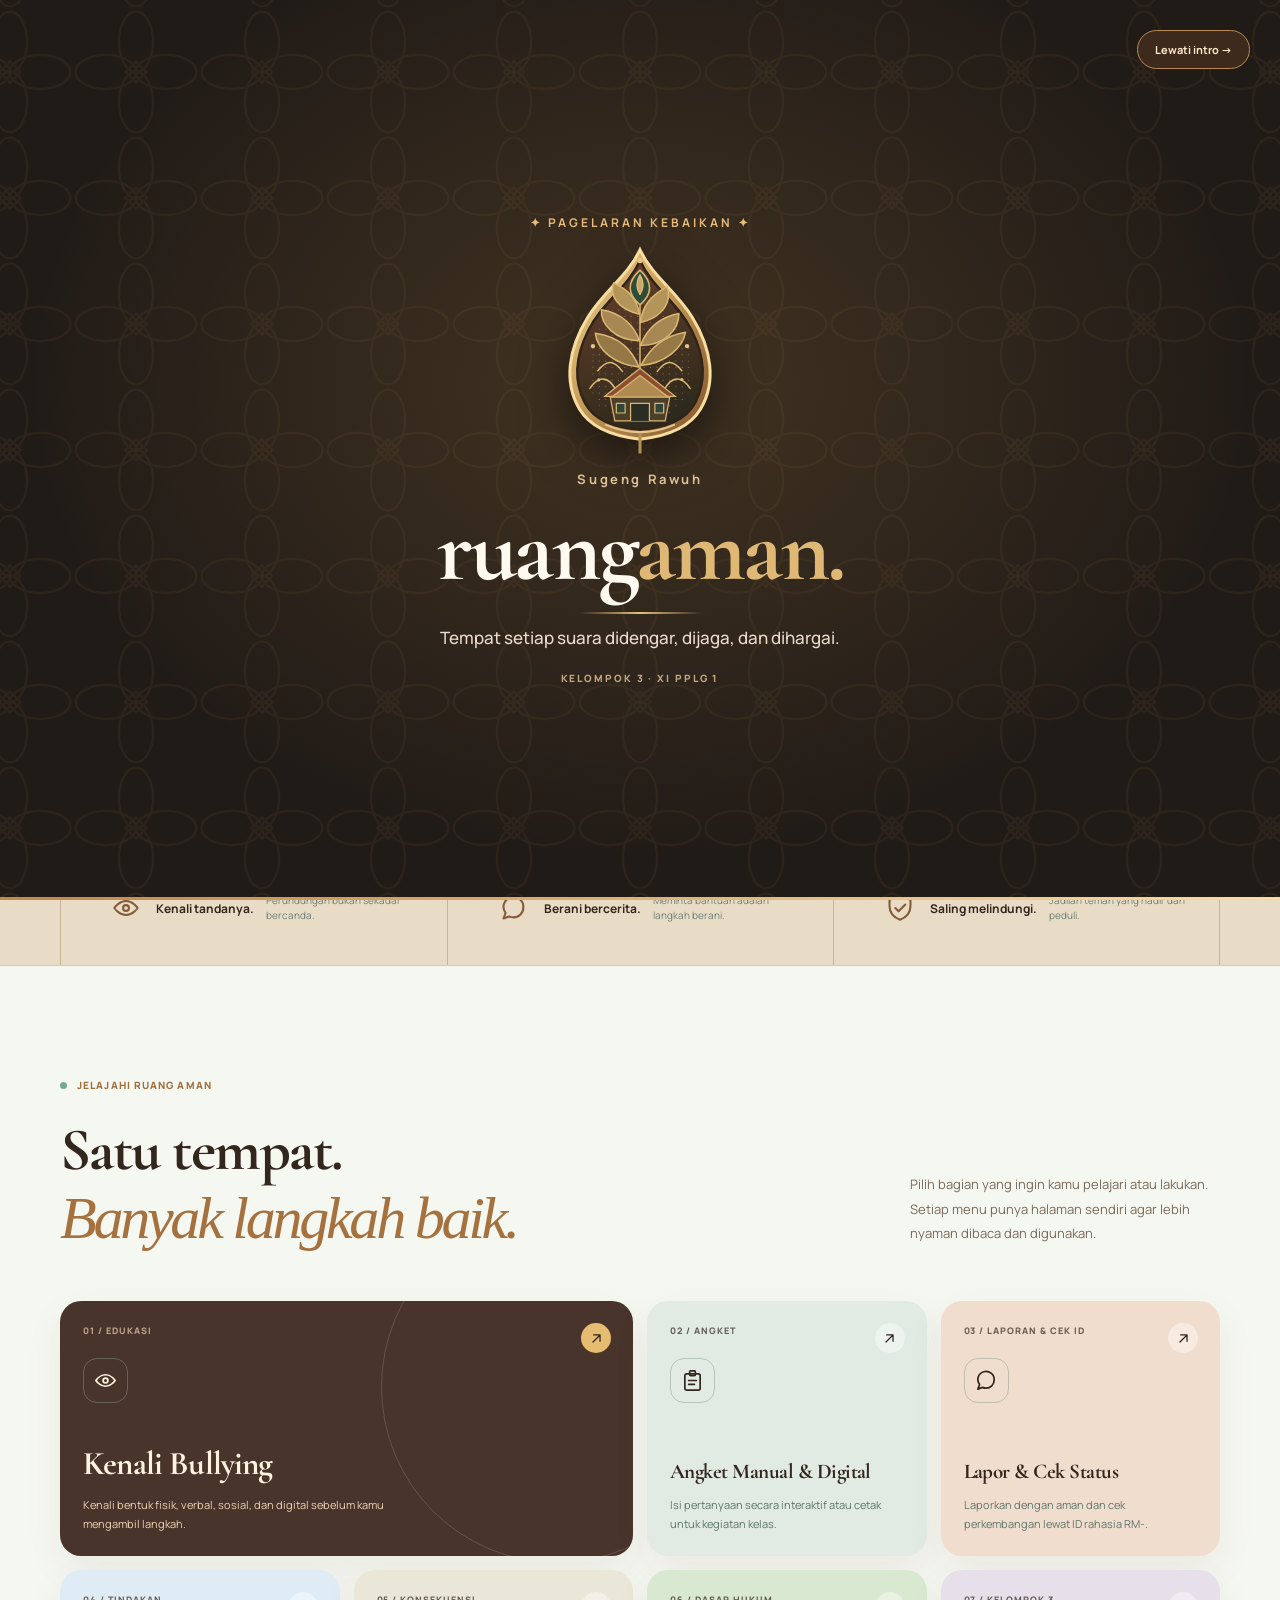
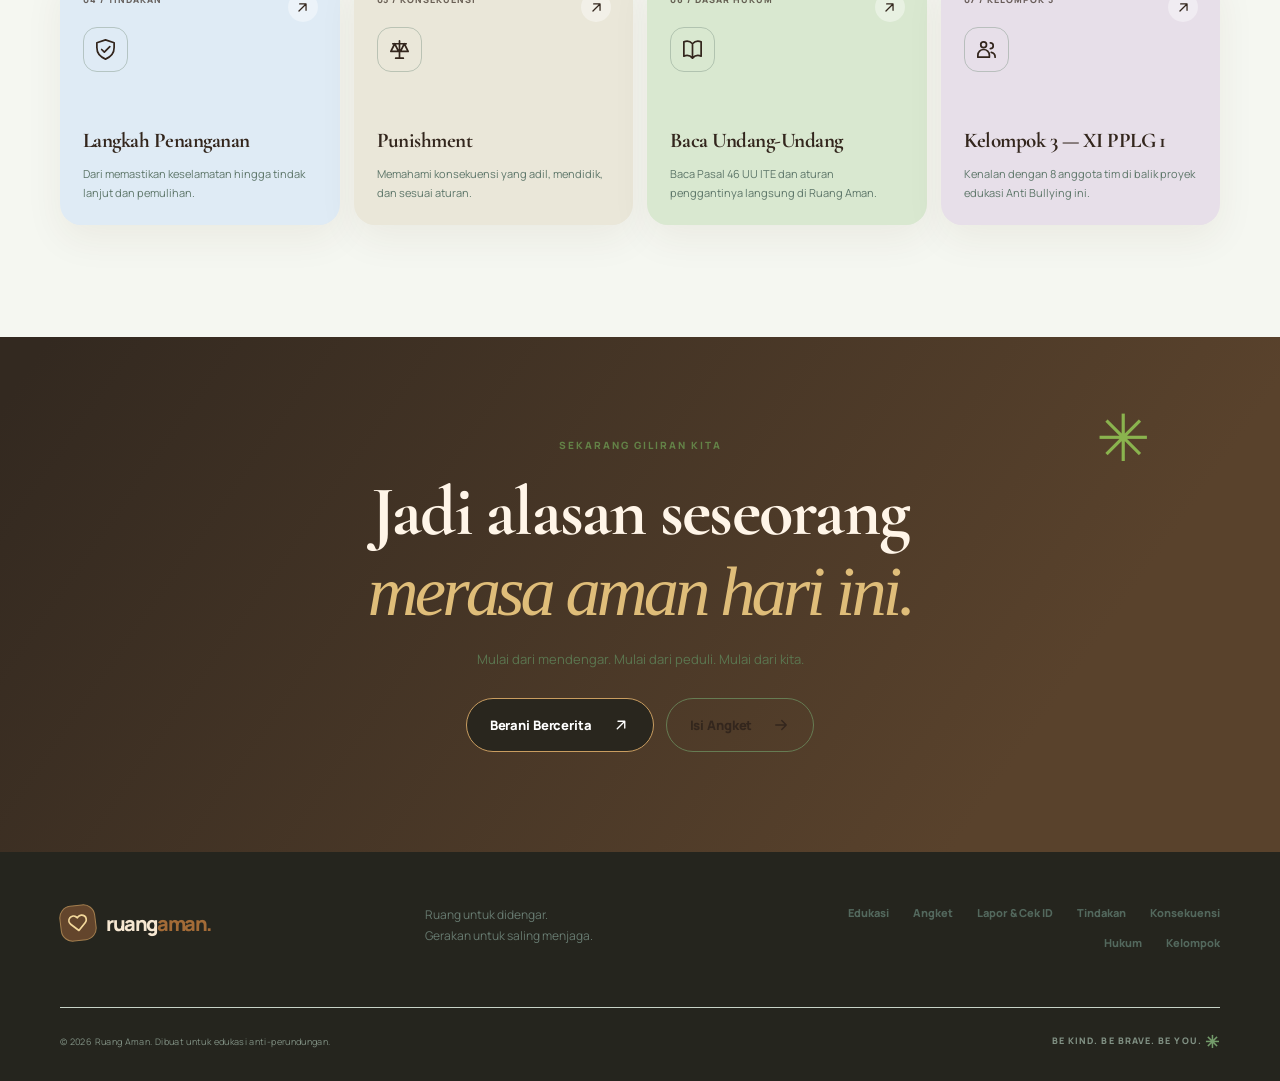
<file: index.html>
<!DOCTYPE html>
<html lang="id">
<head>
  <meta charset="UTF-8" />
  <meta name="viewport" content="width=device-width, initial-scale=1.0" />
  <meta name="theme-color" content="#101c29" />
  <meta name="description" content="Ruang Aman adalah portal edukasi anti-bullying untuk mengenali perundungan, mengisi angket, membuat laporan, dan memahami penanganan serta dasar hukumnya." />
  <title>Beranda — Ruang Aman</title>
  <link rel="preconnect" href="https://fonts.googleapis.com" />
  <link rel="preconnect" href="https://fonts.gstatic.com" crossorigin />
  <link href="https://fonts.googleapis.com/css2?family=DM+Sans:wght@400;500;600;700;800&family=Manrope:wght@400;500;600;700;800&display=swap" rel="stylesheet" />
  <link href="https://fonts.googleapis.com/css2?family=Cormorant+Garamond:wght@500;600;700&display=swap" rel="stylesheet" />
  <link rel="stylesheet" href="styles.css" />
  <link rel="stylesheet" href="wayang.css" />
  <link rel="stylesheet" href="motion.css" />
  <noscript><style>.ra-intro,.ra-curtain{display:none!important}</style></noscript>
</head>
<body data-page="home">

  
  <div class="ra-intro is-hidden" id="ra-intro" aria-hidden="true" aria-label="Pembukaan Ruang Aman">
    <div class="ra-intro__pattern" aria-hidden="true"></div>
    <div class="ra-intro__glow" aria-hidden="true"></div>
    <div class="ra-intro__frame">
      <div class="ra-intro__eyebrow">✦ PAGELARAN KEBAIKAN ✦</div>
      <img class="ra-intro__gunungan" src="gunungan.svg" width="230" height="280" alt="Gunungan Wayang Jawa" />
      <p class="ra-intro__welcome">Sugeng Rawuh</p>
      <h2 class="ra-intro__title">ruang<span>aman.</span></h2>
      <div class="ra-intro__line" aria-hidden="true"></div>
      <p class="ra-intro__message">Tempat setiap suara didengar, dijaga, dan dihargai.</p>
      <p class="ra-intro__credit">KELOMPOK 3 · XI PPLG 1</p>
    </div>
    <button type="button" id="ra-intro-skip" class="ra-intro__skip">Lewati intro <span aria-hidden="true">→</span></button>
    <div class="ra-intro__progress" aria-hidden="true"></div>
  </div>
  
  <div class="ra-curtain" id="ra-curtain" aria-hidden="true">
    <div class="ra-curtain__left" aria-hidden="true"></div>
    <div class="ra-curtain__right" aria-hidden="true"></div>
    <div class="ra-curtain__center"><span class="ra-curtain__eyebrow">RUANG AMAN · SWARA KABECIKAN</span><strong id="ra-curtain-label">Membuka halaman</strong><span class="ra-curtain__line" aria-hidden="true"></span></div>
  </div>

  <svg class="svg-icons" xmlns="http://www.w3.org/2000/svg" aria-hidden="true">
    <symbol id="i-arrow" viewBox="0 0 24 24"><path d="M5 12h14m-6-6 6 6-6 6"/></symbol>
    <symbol id="i-arrow-up" viewBox="0 0 24 24"><path d="M7 17 17 7M8 7h9v9"/></symbol>
    <symbol id="i-heart" viewBox="0 0 24 24"><path d="M20.8 4.6a5.5 5.5 0 0 0-7.8 0L12 5.7l-1.1-1.1a5.5 5.5 0 0 0-7.8 7.8L12 21l8.8-8.6a5.5 5.5 0 0 0 0-7.8Z"/></symbol>
    <symbol id="i-shield" viewBox="0 0 24 24"><path d="m12 22 0 0c-6.2-2.4-9-6.8-9-12V5l9-3 9 3v5c0 5.2-2.8 9.6-9 12Z"/><path d="m8 12 2.8 2.8L16.5 9"/></symbol>
    <symbol id="i-message" viewBox="0 0 24 24"><path d="M20 11.5a8.5 8.5 0 0 1-8.5 8.5 9 9 0 0 1-3.7-.8L3 21l1.8-4.8A8.5 8.5 0 1 1 20 11.5Z"/></symbol>
    <symbol id="i-clipboard" viewBox="0 0 24 24"><rect x="4" y="5" width="16" height="17" rx="2"/><rect x="9" y="2" width="6" height="5" rx="1"/><path d="M8 12h8m-8 4h6"/></symbol>
    <symbol id="i-paper" viewBox="0 0 24 24"><path d="M14 2H6a2 2 0 0 0-2 2v16a2 2 0 0 0 2 2h12a2 2 0 0 0 2-2V8Z"/><path d="M14 2v6h6M8 13h8m-8 4h8"/></symbol>
    <symbol id="i-pen" viewBox="0 0 24 24"><path d="m4 20 4.4-.9L20 7.5 16.5 4 4.9 15.6 4 20Z"/><path d="m14.5 6 3.5 3.5M4 22h16"/></symbol>
    <symbol id="i-scale" viewBox="0 0 24 24"><path d="M12 3v18M5 6h14M7 6l-4 8h8L7 6Zm10 0-4 8h8l-4-8ZM8 21h8"/></symbol>
    <symbol id="i-users" viewBox="0 0 24 24"><circle cx="9" cy="7" r="3"/><path d="M3 20v-2a6 6 0 0 1 12 0v2H3Zm13-15a3 3 0 0 1 0 6m1 4a5 5 0 0 1 4 5"/></symbol>
    <symbol id="i-phone" viewBox="0 0 24 24"><rect x="6" y="2" width="12" height="20" rx="2"/><path d="M11 18h2"/></symbol>
    <symbol id="i-eye" viewBox="0 0 24 24"><path d="M2 12s4-6 10-6 10 6 10 6-4 6-10 6S2 12 2 12Z"/><circle cx="12" cy="12" r="2.5"/></symbol>
    <symbol id="i-hand" viewBox="0 0 24 24"><path d="M9 12V5a2 2 0 0 1 4 0v5-7a2 2 0 0 1 4 0v8-4a2 2 0 0 1 4 0v7c0 5-3.3 8-8 8h-1a8 8 0 0 1-6.5-3.3L2 13.5a2.2 2.2 0 0 1 3.5-2.7L9 15"/></symbol>
    <symbol id="i-check" viewBox="0 0 24 24"><path d="m5 12 4.5 4.5L19 7"/></symbol>
    <symbol id="i-lock" viewBox="0 0 24 24"><rect x="4" y="11" width="16" height="11" rx="2"/><path d="M8 11V7a4 4 0 0 1 8 0v4"/></symbol>
    <symbol id="i-download" viewBox="0 0 24 24"><path d="M12 3v12m-5-5 5 5 5-5M4 17v3h16v-3"/></symbol>
    <symbol id="i-print" viewBox="0 0 24 24"><path d="M6 9V3h12v6M6 18H4a2 2 0 0 1-2-2v-5a2 2 0 0 1 2-2h16a2 2 0 0 1 2 2v5a2 2 0 0 1-2 2h-2"/><path d="M6 15h12v7H6zM18 12h.01"/></symbol>
    <symbol id="i-copy" viewBox="0 0 24 24"><rect x="8" y="8" width="13" height="13" rx="2"/><path d="M16 8V5a2 2 0 0 0-2-2H5a2 2 0 0 0-2 2v9a2 2 0 0 0 2 2h3"/></symbol>
    <symbol id="i-close" viewBox="0 0 24 24"><path d="M5 5 19 19M19 5 5 19"/></symbol>
    <symbol id="i-menu" viewBox="0 0 24 24"><path d="M4 7h16M4 12h16M4 17h16"/></symbol>
    <symbol id="i-alert" viewBox="0 0 24 24"><path d="m12 3 10 18H2L12 3Z"/><path d="M12 9v5m0 3h.01"/></symbol>
    <symbol id="i-chevron" viewBox="0 0 24 24"><path d="m6 9 6 6 6-6"/></symbol>
    <symbol id="i-school" viewBox="0 0 24 24"><path d="m3 10 9-7 9 7v11H3V10Zm0 0h18M9 21v-8h6v8M6 13h.01M18 13h.01"/></symbol>
    <symbol id="i-book" viewBox="0 0 24 24"><path d="M12 6a8 8 0 0 0-9-2v15a8 8 0 0 1 9 2 8 8 0 0 1 9-2V4a8 8 0 0 0-9 2Zm0 0v15"/></symbol>
  </svg>

  <div class="announcement"><span class="announcement-dot"></span><span>RUANG AMAN • SEMANGAT JAWA</span><span class="announcement-separator"></span><span class="announcement-muted">Ajining diri saka lathi — setiap kata berarti.</span></div>

  <header class="site-header" id="top">
    <div class="container nav-wrap">
      <a href="index.html" class="brand" aria-label="Ruang Aman, ke beranda"><span class="brand-mark"><svg class="icon"><use href="#i-heart" /></svg></span><span>ruang<span class="brand-accent">aman.</span></span></a>
      <nav class="desktop-nav" aria-label="Navigasi utama">
        <a href="edukasi.html">Kenali Bullying</a><a href="angket.html">Angket</a><a href="laporan.html">Lapor & Cek ID</a><a href="tindakan.html">Penanganan</a><a href="punishment.html">Punishment</a><a href="hukum.html">Dasar Hukum</a><a href="kelompok.html">Kelompok</a>
      </nav>
      <div class="nav-actions"><a class="button button-dark button-sm" href="laporan.html">Buat Laporan <svg class="icon"><use href="#i-arrow-up" /></svg></a></div>
    </div>
  </header>

  <main><section class="hero" id="beranda">
      <div class="container hero-grid">
        <div class="hero-copy reveal">
          <div class="eyebrow eyebrow-light"><span class="eyebrow-line"></span> GUNUNGAN KABECIKAN • LAWAN PERUNDUNGAN</div>
          <h1>Satu suara bisa <span>mengubah</span> semuanya<span class="hero-period">.</span></h1>
          <p class="hero-lead">Tidak seorang pun pantas merasa takut di sekolah. Mari ciptakan ruang yang aman untuk didengar, dilindungi, dan dihargai.</p>
          <div class="hero-buttons"><a class="button button-lime" href="angket.html">Isi Angket <svg class="icon"><use href="#i-arrow" /></svg></a><a class="button button-ghost" href="laporan.html">Ceritakan Kejadian <svg class="icon"><use href="#i-arrow-up" /></svg></a></div>
          <div class="hero-assurance"><span class="assurance-icon"><svg class="icon"><use href="#i-shield" /></svg></span><span>Di sini, ceritamu dihargai. <strong>Kamu tidak sendirian.</strong></span></div>
        </div>
        <div class="hero-art reveal" aria-label="Ilustrasi gunungan wayang Jawa, lambang langkah baru menuju ruang yang aman">
          <img class="wayang-gunungan" src="gunungan.svg" alt="Ilustrasi gunungan wayang Jawa dengan ornamen tumbuhan dan gapura" />
          <span class="wayang-art-caption">NGURI-URI KABECIKAN • RUANG AMAN</span>
        </div>
      </div>
      <div class="container hero-bottom"><span>01 / BERSAMA KITA BISA</span><span class="ra-hero-tools"><span>SCROLL UNTUK JELAJAH <span class="scroll-arrow">↓</span></span></span></div>
    </section><section class="principles"><div class="container principles-grid"><div><span class="principle-number">01</span><svg class="icon"><use href="#i-eye" /></svg><strong>Kenali tandanya.</strong><span>Perundungan bukan sekadar bercanda.</span></div><div><span class="principle-number">02</span><svg class="icon"><use href="#i-message" /></svg><strong>Berani bercerita.</strong><span>Meminta bantuan adalah langkah berani.</span></div><div><span class="principle-number">03</span><svg class="icon"><use href="#i-shield" /></svg><strong>Saling melindungi.</strong><span>Jadilah teman yang hadir dan peduli.</span></div></div></section>
<section class="section home-hub" id="jelajahi"><div class="container">
  <div class="section-heading reveal"><div><span class="section-kicker"><span class="kicker-circle"></span> JELAJAHI RUANG AMAN</span><h2>Satu tempat.<br/><em>Banyak langkah baik.</em></h2></div><p>Pilih bagian yang ingin kamu pelajari atau lakukan. Setiap menu punya halaman sendiri agar lebih nyaman dibaca dan digunakan.</p></div>
  <div class="hub-grid">
    <a class="hub-card hub-card-featured reveal" href="edukasi.html"><span class="hub-number">01 / EDUKASI</span><span class="hub-icon"><svg class="icon"><use href="#i-eye" /></svg></span><h3>Kenali Bullying</h3><p>Kenali bentuk fisik, verbal, sosial, dan digital sebelum kamu mengambil langkah.</p><span class="hub-arrow"><svg class="icon"><use href="#i-arrow-up" /></svg></span></a>
    <a class="hub-card reveal" href="angket.html"><span class="hub-number">02 / ANGKET</span><span class="hub-icon"><svg class="icon"><use href="#i-clipboard" /></svg></span><h3>Angket Manual & Digital</h3><p>Isi pertanyaan secara interaktif atau cetak untuk kegiatan kelas.</p><span class="hub-arrow"><svg class="icon"><use href="#i-arrow-up" /></svg></span></a>
    <a class="hub-card reveal" href="laporan.html"><span class="hub-number">03 / LAPORAN & CEK ID</span><span class="hub-icon"><svg class="icon"><use href="#i-message" /></svg></span><h3>Lapor & Cek Status</h3><p>Laporkan dengan aman dan cek perkembangan lewat ID rahasia RM-.</p><span class="hub-arrow"><svg class="icon"><use href="#i-arrow-up" /></svg></span></a>
    <a class="hub-card reveal" href="tindakan.html"><span class="hub-number">04 / TINDAKAN</span><span class="hub-icon"><svg class="icon"><use href="#i-shield" /></svg></span><h3>Langkah Penanganan</h3><p>Dari memastikan keselamatan hingga tindak lanjut dan pemulihan.</p><span class="hub-arrow"><svg class="icon"><use href="#i-arrow-up" /></svg></span></a>
    <a class="hub-card reveal" href="punishment.html"><span class="hub-number">05 / KONSEKUENSI</span><span class="hub-icon"><svg class="icon"><use href="#i-scale" /></svg></span><h3>Punishment</h3><p>Memahami konsekuensi yang adil, mendidik, dan sesuai aturan.</p><span class="hub-arrow"><svg class="icon"><use href="#i-arrow-up" /></svg></span></a>
    <a class="hub-card reveal" href="hukum.html"><span class="hub-number">06 / DASAR HUKUM</span><span class="hub-icon"><svg class="icon"><use href="#i-book" /></svg></span><h3>Baca Undang-Undang</h3><p>Baca Pasal 46 UU ITE dan aturan penggantinya langsung di Ruang Aman.</p><span class="hub-arrow"><svg class="icon"><use href="#i-arrow-up" /></svg></span></a>
    <a class="hub-card reveal" href="kelompok.html"><span class="hub-number">07 / KELOMPOK 3</span><span class="hub-icon"><svg class="icon"><use href="#i-users" /></svg></span><h3>Kelompok 3 — XI PPLG 1</h3><p>Kenalan dengan 8 anggota tim di balik proyek edukasi Anti Bullying ini.</p><span class="hub-arrow"><svg class="icon"><use href="#i-arrow-up" /></svg></span></a>
  </div>
</div></section><section class="closing"><div class="container closing-inner"><div class="closing-mark">✳</div><span class="closing-eyebrow">SEKARANG GILIRAN KITA</span><h2>Jadi alasan seseorang<br/><em>merasa aman hari ini.</em></h2><p>Mulai dari mendengar. Mulai dari peduli. Mulai dari kita.</p><div><a class="button button-lime" href="laporan.html">Berani Bercerita <svg class="icon"><use href="#i-arrow-up" /></svg></a><a class="button button-closing-outline" href="angket.html">Isi Angket <svg class="icon"><use href="#i-arrow" /></svg></a></div></div></section></main>

  <footer class="footer"><div class="container footer-top"><a href="index.html" class="brand footer-brand"><span class="brand-mark"><svg class="icon"><use href="#i-heart" /></svg></span><span>ruang<span class="brand-accent">aman.</span></span></a><span>Ruang untuk didengar.<br/>Gerakan untuk saling menjaga.</span><div class="footer-links"><a href="edukasi.html">Edukasi</a><a href="angket.html">Angket</a><a href="laporan.html">Lapor & Cek ID</a><a href="tindakan.html">Tindakan</a><a href="punishment.html">Konsekuensi</a><a href="hukum.html">Hukum</a><a href="kelompok.html">Kelompok</a></div></div><div class="container footer-bottom"><span>© 2026 Ruang Aman. Dibuat untuk edukasi anti-perundungan.</span><span>BE KIND. BE BRAVE. BE YOU. <span class="footer-star">✳</span></span></div></footer>

  <nav class="bottom-dock" aria-label="Navigasi cepat"><a href="index.html" class="active" aria-label="Beranda"><svg class="icon"><use href="#i-heart" /></svg><span>Beranda</span></a><a href="angket.html" aria-label="Angket"><svg class="icon"><use href="#i-clipboard" /></svg><span>Angket</span></a><a href="laporan.html" aria-label="Halaman laporan"><svg class="icon"><use href="#i-message" /></svg><span>Lapor/Cek</span></a><a href="hukum.html" aria-label="Hukum"><svg class="icon"><use href="#i-scale" /></svg><span>Hukum</span></a><a href="kelompok.html" aria-label="Kelompok"><svg class="icon"><use href="#i-users" /></svg><span>Kelompok</span></a></nav>

  <div class="modal-overlay" id="modal-overlay" aria-hidden="true"><div class="modal-dialog" role="dialog" aria-modal="true" aria-labelledby="modal-title"><div class="modal-header"><a href="index.html" class="brand modal-brand"><span class="brand-mark"><svg class="icon"><use href="#i-heart" /></svg></span><span>ruang<span class="brand-accent">aman.</span></span></a><button class="modal-close" id="modal-close" aria-label="Tutup formulir"><svg class="icon"><use href="#i-close" /></svg></button></div><div class="modal-content" id="modal-content"></div></div></div>
  <div class="toast" id="toast" role="status" aria-live="polite"></div>

    <script src="members.js"></script>
  <script src="app.js"></script>
  <script src="motion.js"></script>
</body>
</html>
</file>
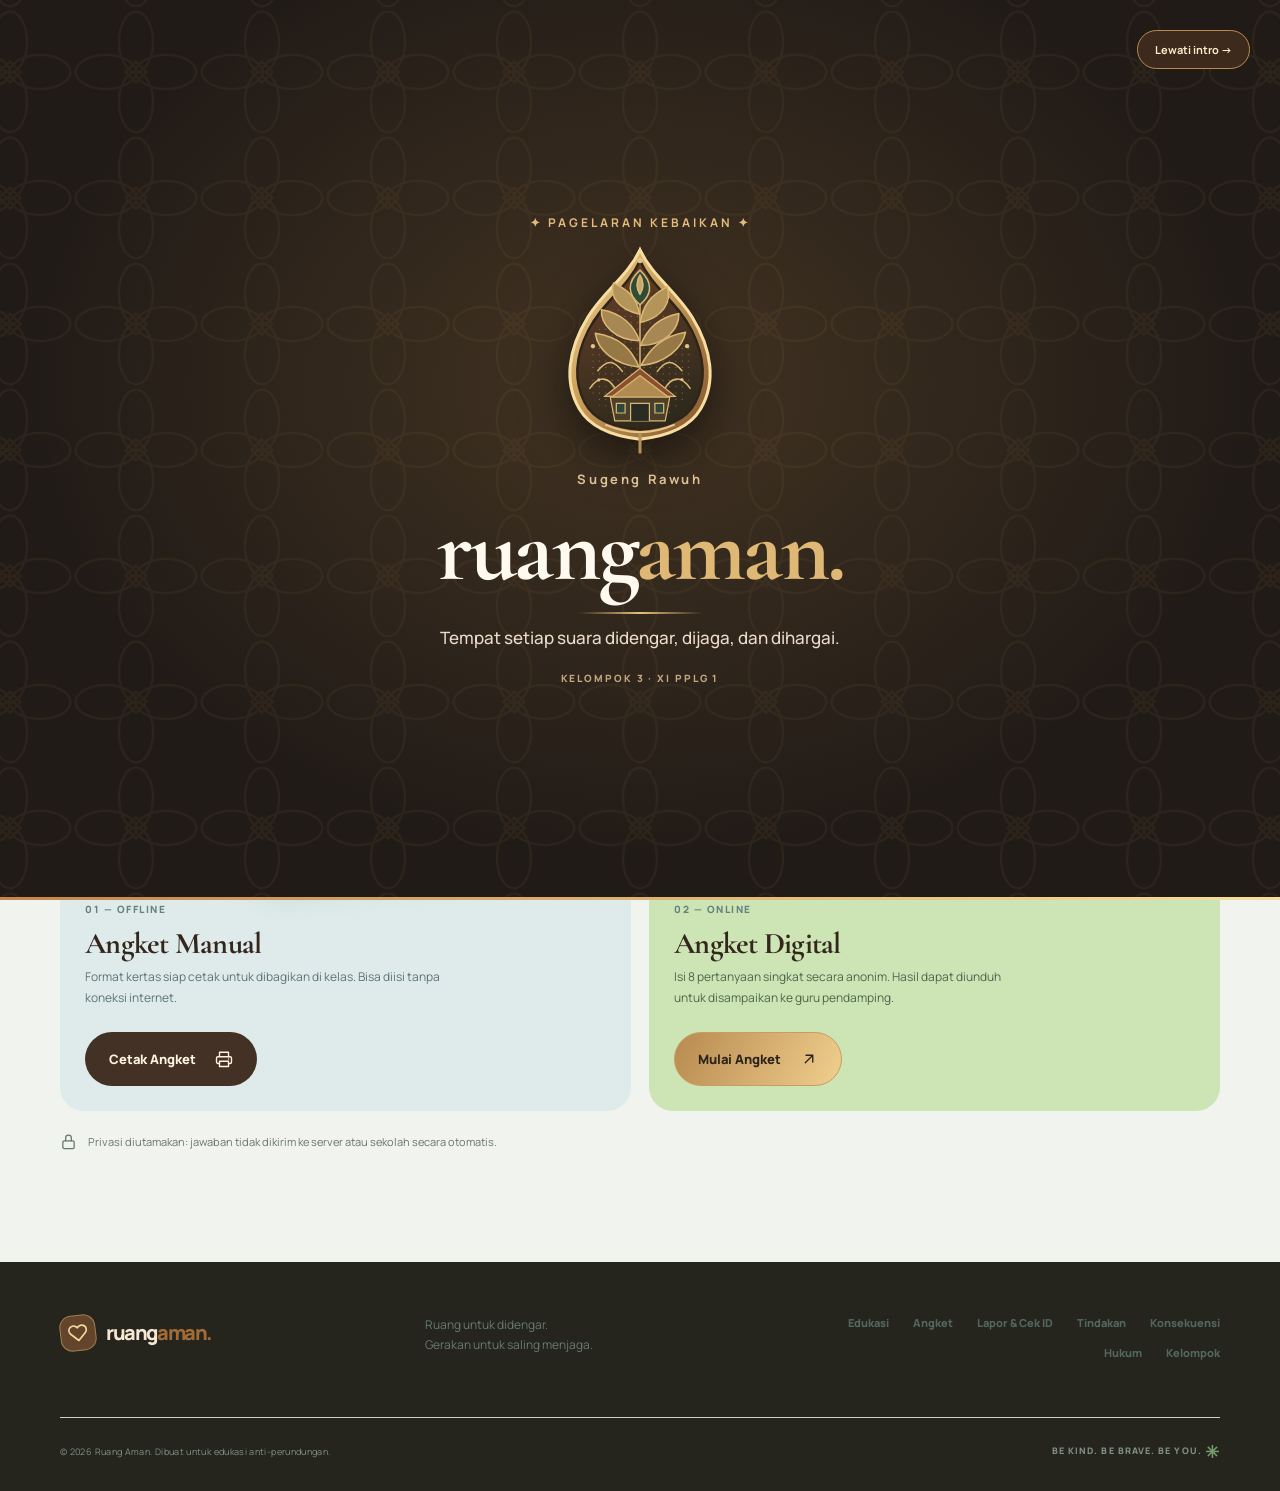
<file: angket.html>
<!DOCTYPE html>
<html lang="id">
<head>
  <meta charset="UTF-8" />
  <meta name="viewport" content="width=device-width, initial-scale=1.0" />
  <meta name="theme-color" content="#101c29" />
  <meta name="description" content="Ruang Aman adalah portal edukasi anti-bullying untuk mengenali perundungan, mengisi angket, membuat laporan, dan memahami penanganan serta dasar hukumnya." />
  <title>Angket Manual & Digital — Ruang Aman</title>
  <link rel="preconnect" href="https://fonts.googleapis.com" />
  <link rel="preconnect" href="https://fonts.gstatic.com" crossorigin />
  <link href="https://fonts.googleapis.com/css2?family=DM+Sans:wght@400;500;600;700;800&family=Manrope:wght@400;500;600;700;800&display=swap" rel="stylesheet" />
  <link href="https://fonts.googleapis.com/css2?family=Cormorant+Garamond:wght@500;600;700&display=swap" rel="stylesheet" />
  <link rel="stylesheet" href="styles.css" />
  <link rel="stylesheet" href="wayang.css" />
  <link rel="stylesheet" href="motion.css" />
  <noscript><style>.ra-intro,.ra-curtain{display:none!important}</style></noscript>
</head>
<body data-page="angket">

  
  <div class="ra-intro is-hidden" id="ra-intro" aria-hidden="true" aria-label="Pembukaan Ruang Aman">
    <div class="ra-intro__pattern" aria-hidden="true"></div>
    <div class="ra-intro__glow" aria-hidden="true"></div>
    <div class="ra-intro__frame">
      <div class="ra-intro__eyebrow">✦ PAGELARAN KEBAIKAN ✦</div>
      <img class="ra-intro__gunungan" src="gunungan.svg" width="230" height="280" alt="Gunungan Wayang Jawa" />
      <p class="ra-intro__welcome">Sugeng Rawuh</p>
      <h2 class="ra-intro__title">ruang<span>aman.</span></h2>
      <div class="ra-intro__line" aria-hidden="true"></div>
      <p class="ra-intro__message">Tempat setiap suara didengar, dijaga, dan dihargai.</p>
      <p class="ra-intro__credit">KELOMPOK 3 · XI PPLG 1</p>
    </div>
    <button type="button" id="ra-intro-skip" class="ra-intro__skip">Lewati intro <span aria-hidden="true">→</span></button>
    <div class="ra-intro__progress" aria-hidden="true"></div>
  </div>
  
  <div class="ra-curtain" id="ra-curtain" aria-hidden="true">
    <div class="ra-curtain__left" aria-hidden="true"></div>
    <div class="ra-curtain__right" aria-hidden="true"></div>
    <div class="ra-curtain__center"><span class="ra-curtain__eyebrow">RUANG AMAN · SWARA KABECIKAN</span><strong id="ra-curtain-label">Membuka halaman</strong><span class="ra-curtain__line" aria-hidden="true"></span></div>
  </div>

  <svg class="svg-icons" xmlns="http://www.w3.org/2000/svg" aria-hidden="true">
    <symbol id="i-arrow" viewBox="0 0 24 24"><path d="M5 12h14m-6-6 6 6-6 6"/></symbol>
    <symbol id="i-arrow-up" viewBox="0 0 24 24"><path d="M7 17 17 7M8 7h9v9"/></symbol>
    <symbol id="i-heart" viewBox="0 0 24 24"><path d="M20.8 4.6a5.5 5.5 0 0 0-7.8 0L12 5.7l-1.1-1.1a5.5 5.5 0 0 0-7.8 7.8L12 21l8.8-8.6a5.5 5.5 0 0 0 0-7.8Z"/></symbol>
    <symbol id="i-shield" viewBox="0 0 24 24"><path d="m12 22 0 0c-6.2-2.4-9-6.8-9-12V5l9-3 9 3v5c0 5.2-2.8 9.6-9 12Z"/><path d="m8 12 2.8 2.8L16.5 9"/></symbol>
    <symbol id="i-message" viewBox="0 0 24 24"><path d="M20 11.5a8.5 8.5 0 0 1-8.5 8.5 9 9 0 0 1-3.7-.8L3 21l1.8-4.8A8.5 8.5 0 1 1 20 11.5Z"/></symbol>
    <symbol id="i-clipboard" viewBox="0 0 24 24"><rect x="4" y="5" width="16" height="17" rx="2"/><rect x="9" y="2" width="6" height="5" rx="1"/><path d="M8 12h8m-8 4h6"/></symbol>
    <symbol id="i-paper" viewBox="0 0 24 24"><path d="M14 2H6a2 2 0 0 0-2 2v16a2 2 0 0 0 2 2h12a2 2 0 0 0 2-2V8Z"/><path d="M14 2v6h6M8 13h8m-8 4h8"/></symbol>
    <symbol id="i-pen" viewBox="0 0 24 24"><path d="m4 20 4.4-.9L20 7.5 16.5 4 4.9 15.6 4 20Z"/><path d="m14.5 6 3.5 3.5M4 22h16"/></symbol>
    <symbol id="i-scale" viewBox="0 0 24 24"><path d="M12 3v18M5 6h14M7 6l-4 8h8L7 6Zm10 0-4 8h8l-4-8ZM8 21h8"/></symbol>
    <symbol id="i-users" viewBox="0 0 24 24"><circle cx="9" cy="7" r="3"/><path d="M3 20v-2a6 6 0 0 1 12 0v2H3Zm13-15a3 3 0 0 1 0 6m1 4a5 5 0 0 1 4 5"/></symbol>
    <symbol id="i-phone" viewBox="0 0 24 24"><rect x="6" y="2" width="12" height="20" rx="2"/><path d="M11 18h2"/></symbol>
    <symbol id="i-eye" viewBox="0 0 24 24"><path d="M2 12s4-6 10-6 10 6 10 6-4 6-10 6S2 12 2 12Z"/><circle cx="12" cy="12" r="2.5"/></symbol>
    <symbol id="i-hand" viewBox="0 0 24 24"><path d="M9 12V5a2 2 0 0 1 4 0v5-7a2 2 0 0 1 4 0v8-4a2 2 0 0 1 4 0v7c0 5-3.3 8-8 8h-1a8 8 0 0 1-6.5-3.3L2 13.5a2.2 2.2 0 0 1 3.5-2.7L9 15"/></symbol>
    <symbol id="i-check" viewBox="0 0 24 24"><path d="m5 12 4.5 4.5L19 7"/></symbol>
    <symbol id="i-lock" viewBox="0 0 24 24"><rect x="4" y="11" width="16" height="11" rx="2"/><path d="M8 11V7a4 4 0 0 1 8 0v4"/></symbol>
    <symbol id="i-download" viewBox="0 0 24 24"><path d="M12 3v12m-5-5 5 5 5-5M4 17v3h16v-3"/></symbol>
    <symbol id="i-print" viewBox="0 0 24 24"><path d="M6 9V3h12v6M6 18H4a2 2 0 0 1-2-2v-5a2 2 0 0 1 2-2h16a2 2 0 0 1 2 2v5a2 2 0 0 1-2 2h-2"/><path d="M6 15h12v7H6zM18 12h.01"/></symbol>
    <symbol id="i-copy" viewBox="0 0 24 24"><rect x="8" y="8" width="13" height="13" rx="2"/><path d="M16 8V5a2 2 0 0 0-2-2H5a2 2 0 0 0-2 2v9a2 2 0 0 0 2 2h3"/></symbol>
    <symbol id="i-close" viewBox="0 0 24 24"><path d="M5 5 19 19M19 5 5 19"/></symbol>
    <symbol id="i-menu" viewBox="0 0 24 24"><path d="M4 7h16M4 12h16M4 17h16"/></symbol>
    <symbol id="i-alert" viewBox="0 0 24 24"><path d="m12 3 10 18H2L12 3Z"/><path d="M12 9v5m0 3h.01"/></symbol>
    <symbol id="i-chevron" viewBox="0 0 24 24"><path d="m6 9 6 6 6-6"/></symbol>
    <symbol id="i-school" viewBox="0 0 24 24"><path d="m3 10 9-7 9 7v11H3V10Zm0 0h18M9 21v-8h6v8M6 13h.01M18 13h.01"/></symbol>
    <symbol id="i-book" viewBox="0 0 24 24"><path d="M12 6a8 8 0 0 0-9-2v15a8 8 0 0 1 9 2 8 8 0 0 1 9-2V4a8 8 0 0 0-9 2Zm0 0v15"/></symbol>
  </svg>

  <div class="announcement"><span class="announcement-dot"></span><span>RUANG AMAN • SEMANGAT JAWA</span><span class="announcement-separator"></span><span class="announcement-muted">Ajining diri saka lathi — setiap kata berarti.</span></div>

  <header class="site-header" id="top">
    <div class="container nav-wrap">
      <a href="index.html" class="brand" aria-label="Ruang Aman, ke beranda"><span class="brand-mark"><svg class="icon"><use href="#i-heart" /></svg></span><span>ruang<span class="brand-accent">aman.</span></span></a>
      <nav class="desktop-nav" aria-label="Navigasi utama">
        <a href="edukasi.html">Kenali Bullying</a><a href="angket.html">Angket</a><a href="laporan.html">Lapor & Cek ID</a><a href="tindakan.html">Penanganan</a><a href="punishment.html">Punishment</a><a href="hukum.html">Dasar Hukum</a><a href="kelompok.html">Kelompok</a>
      </nav>
      <div class="nav-actions"><a class="button button-dark button-sm" href="laporan.html">Buat Laporan <svg class="icon"><use href="#i-arrow-up" /></svg></a></div>
    </div>
  </header>

  <main><div class="subpage-strip"><div class="container"><a href="index.html"><svg class="icon"><use href="#i-arrow" /></svg> KEMBALI KE BERANDA</a><span>RUANG AMAN <b>/</b> 02 — ANGKET</span></div></div><section class="section section-survey" id="angket"><div class="container">
      <div class="section-heading reveal"><div><span class="section-kicker"><span class="kicker-circle"></span> 02 / ANGKET</span><h2>Setiap pengalaman<br/><em>layak didengar.</em></h2></div><p>Pilih cara yang paling nyaman. Angket membantu mengidentifikasi pengalaman dan situasi perundungan di lingkungan sekolah.</p></div>
      <div class="survey-grid">
        <article class="survey-card survey-paper reveal"><div class="survey-card-header"><span class="pill">VERSI CETAK</span><span class="survey-id">A / 01</span></div><div class="paper-graphic"><div class="paper-sheet"><div class="paper-top"><div class="paper-symbol"><svg class="icon"><use href="#i-clipboard" /></svg></div><span>ANGKET<br/><strong>ANTI-BULLYING</strong></span></div><div class="paper-bars"><span></span><span></span></div><div class="paper-question"><div class="paper-line"></div><div class="paper-options"><i></i><i></i><i></i><i></i></div></div><div class="paper-question"><div class="paper-line short"></div><div class="paper-options"><i></i><i></i><i></i><i></i></div></div><div class="paper-question"><div class="paper-line"></div><div class="paper-options"><i></i><i></i><i></i><i></i></div></div></div><div class="paper-clip"></div></div><div class="survey-info"><span class="survey-small-label">01 — OFFLINE</span><h3>Angket Manual</h3><p>Format kertas siap cetak untuk dibagikan di kelas. Bisa diisi tanpa koneksi internet.</p><button class="button button-dark" id="print-survey">Cetak Angket <svg class="icon"><use href="#i-print" /></svg></button></div></article>
        <article class="survey-card survey-digital reveal"><div class="survey-card-header"><span class="pill pill-dark">INTERAKTIF</span><span class="survey-id">B / 02</span></div><div class="digital-graphic"><div class="digital-progress"><span>ANGKET DIGITAL</span><span>01 / 08</span></div><div class="digital-progress-bar"><span></span></div><div class="digital-question">Apakah kamu pernah<br/><strong>merasa dikucilkan?</strong></div><div class="digital-answer"><span class="radio-dot"></span> Tidak pernah</div><div class="digital-answer selected"><span class="radio-dot"></span> Kadang-kadang <svg class="icon"><use href="#i-check" /></svg></div><div class="digital-answer"><span class="radio-dot"></span> Sering</div><div class="digital-decoration">✳</div></div><div class="survey-info"><span class="survey-small-label">02 — ONLINE</span><h3>Angket Digital</h3><p>Isi 8 pertanyaan singkat secara anonim. Hasil dapat diunduh untuk disampaikan ke guru pendamping.</p><button class="button button-lime" data-open="survey">Mulai Angket <svg class="icon"><use href="#i-arrow-up" /></svg></button></div></article>
      </div>
      <div class="privacy-line"><svg class="icon"><use href="#i-lock" /></svg> Privasi diutamakan: jawaban tidak dikirim ke server atau sekolah secara otomatis.</div>
    </div></section></main>

  <footer class="footer"><div class="container footer-top"><a href="index.html" class="brand footer-brand"><span class="brand-mark"><svg class="icon"><use href="#i-heart" /></svg></span><span>ruang<span class="brand-accent">aman.</span></span></a><span>Ruang untuk didengar.<br/>Gerakan untuk saling menjaga.</span><div class="footer-links"><a href="edukasi.html">Edukasi</a><a href="angket.html">Angket</a><a href="laporan.html">Lapor & Cek ID</a><a href="tindakan.html">Tindakan</a><a href="punishment.html">Konsekuensi</a><a href="hukum.html">Hukum</a><a href="kelompok.html">Kelompok</a></div></div><div class="container footer-bottom"><span>© 2026 Ruang Aman. Dibuat untuk edukasi anti-perundungan.</span><span>BE KIND. BE BRAVE. BE YOU. <span class="footer-star">✳</span></span></div></footer>

  <nav class="bottom-dock" aria-label="Navigasi cepat"><a href="index.html" aria-label="Beranda"><svg class="icon"><use href="#i-heart" /></svg><span>Beranda</span></a><a href="angket.html" class="active" aria-label="Angket"><svg class="icon"><use href="#i-clipboard" /></svg><span>Angket</span></a><a href="laporan.html" aria-label="Halaman laporan"><svg class="icon"><use href="#i-message" /></svg><span>Lapor/Cek</span></a><a href="hukum.html" aria-label="Hukum"><svg class="icon"><use href="#i-scale" /></svg><span>Hukum</span></a><a href="kelompok.html" aria-label="Kelompok"><svg class="icon"><use href="#i-users" /></svg><span>Kelompok</span></a></nav>

  <div class="modal-overlay" id="modal-overlay" aria-hidden="true"><div class="modal-dialog" role="dialog" aria-modal="true" aria-labelledby="modal-title"><div class="modal-header"><a href="index.html" class="brand modal-brand"><span class="brand-mark"><svg class="icon"><use href="#i-heart" /></svg></span><span>ruang<span class="brand-accent">aman.</span></span></a><button class="modal-close" id="modal-close" aria-label="Tutup formulir"><svg class="icon"><use href="#i-close" /></svg></button></div><div class="modal-content" id="modal-content"></div></div></div>
  <div class="toast" id="toast" role="status" aria-live="polite"></div>

  <div class="print-only" id="print-sheet"><div class="print-head"><h1>ANGKET ANTI-BULLYING</h1><p>Ruang Aman — Mengenali pengalaman perundungan di lingkungan sekolah</p></div><div class="print-meta">Kelas (opsional): ___________________ &nbsp;&nbsp; Tanggal: ________________</div><p><strong>Petunjuk:</strong> Beri tanda ✓ pada satu kolom yang paling sesuai dengan pengalamanmu selama 30 hari terakhir. Tidak perlu menuliskan nama. Jawab dengan jujur.</p><table><thead><tr><th>No.</th><th>Pernyataan</th><th>Tidak pernah</th><th>Jarang</th><th>Kadang</th><th>Sering</th></tr></thead><tbody><tr><td>1</td><td>Saya diejek atau direndahkan oleh teman.</td><td>□</td><td>□</td><td>□</td><td>□</td></tr><tr><td>2</td><td>Saya didorong, dipukul, atau disakiti secara fisik.</td><td>□</td><td>□</td><td>□</td><td>□</td></tr><tr><td>3</td><td>Saya sengaja dikucilkan dari kelompok pertemanan.</td><td>□</td><td>□</td><td>□</td><td>□</td></tr><tr><td>4</td><td>Saya menerima pesan atau unggahan yang merendahkan saya.</td><td>□</td><td>□</td><td>□</td><td>□</td></tr><tr><td>5</td><td>Saya menyaksikan teman mengalami perundungan.</td><td>□</td><td>□</td><td>□</td><td>□</td></tr><tr><td>6</td><td>Saya takut ke sekolah karena perlakuan orang lain.</td><td>□</td><td>□</td><td>□</td><td>□</td></tr><tr><td>7</td><td>Saya menerima ancaman atau paksaan dari orang lain.</td><td>□</td><td>□</td><td>□</td><td>□</td></tr><tr><td>8</td><td>Saya mengetahui teman yang takut bercerita tentang bullying.</td><td>□</td><td>□</td><td>□</td><td>□</td></tr></tbody></table><p class="print-note">Yang paling dibutuhkan agar sekolah lebih aman: ________________________________________________________________________________________________</p><p class="print-note">Jika merasa tidak aman, segera hubungi guru, wali kelas, guru BK, atau orang dewasa tepercaya. Jangan menuliskan informasi pribadi orang lain pada lembar umum.</p><div class="print-footer">Ruang Aman • Angket edukatif, bukan alat diagnosis atau penentuan sanksi.</div></div>


  <script src="members.js"></script>
  <script src="app.js"></script>
  <script src="motion.js"></script>
</body>
</html>
</file>
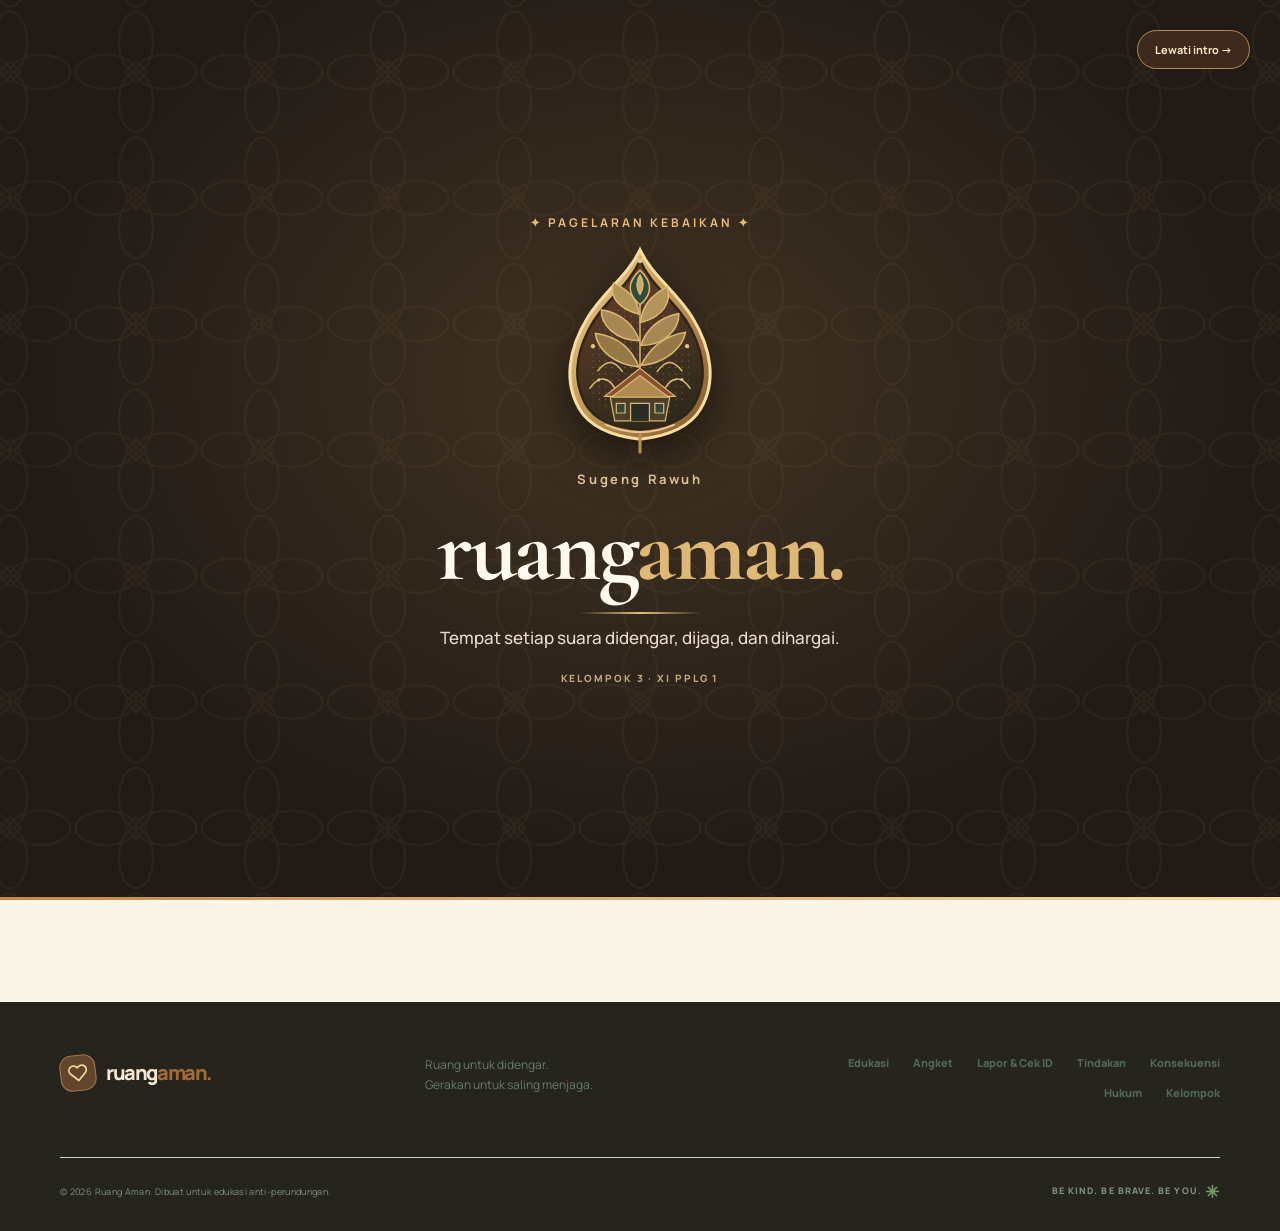
<file: edukasi.html>
<!DOCTYPE html>
<html lang="id">
<head>
  <meta charset="UTF-8" />
  <meta name="viewport" content="width=device-width, initial-scale=1.0" />
  <meta name="theme-color" content="#101c29" />
  <meta name="description" content="Ruang Aman adalah portal edukasi anti-bullying untuk mengenali perundungan, mengisi angket, membuat laporan, dan memahami penanganan serta dasar hukumnya." />
  <title>Kenali Bullying — Ruang Aman</title>
  <link rel="preconnect" href="https://fonts.googleapis.com" />
  <link rel="preconnect" href="https://fonts.gstatic.com" crossorigin />
  <link href="https://fonts.googleapis.com/css2?family=DM+Sans:wght@400;500;600;700;800&family=Manrope:wght@400;500;600;700;800&display=swap" rel="stylesheet" />
  <link href="https://fonts.googleapis.com/css2?family=Cormorant+Garamond:wght@500;600;700&display=swap" rel="stylesheet" />
  <link rel="stylesheet" href="styles.css" />
  <link rel="stylesheet" href="wayang.css" />
  <link rel="stylesheet" href="motion.css" />
  <noscript><style>.ra-intro,.ra-curtain{display:none!important}</style></noscript>
</head>
<body data-page="edukasi">

  
  <div class="ra-intro is-hidden" id="ra-intro" aria-hidden="true" aria-label="Pembukaan Ruang Aman">
    <div class="ra-intro__pattern" aria-hidden="true"></div>
    <div class="ra-intro__glow" aria-hidden="true"></div>
    <div class="ra-intro__frame">
      <div class="ra-intro__eyebrow">✦ PAGELARAN KEBAIKAN ✦</div>
      <img class="ra-intro__gunungan" src="gunungan.svg" width="230" height="280" alt="Gunungan Wayang Jawa" />
      <p class="ra-intro__welcome">Sugeng Rawuh</p>
      <h2 class="ra-intro__title">ruang<span>aman.</span></h2>
      <div class="ra-intro__line" aria-hidden="true"></div>
      <p class="ra-intro__message">Tempat setiap suara didengar, dijaga, dan dihargai.</p>
      <p class="ra-intro__credit">KELOMPOK 3 · XI PPLG 1</p>
    </div>
    <button type="button" id="ra-intro-skip" class="ra-intro__skip">Lewati intro <span aria-hidden="true">→</span></button>
    <div class="ra-intro__progress" aria-hidden="true"></div>
  </div>
  
  <div class="ra-curtain" id="ra-curtain" aria-hidden="true">
    <div class="ra-curtain__left" aria-hidden="true"></div>
    <div class="ra-curtain__right" aria-hidden="true"></div>
    <div class="ra-curtain__center"><span class="ra-curtain__eyebrow">RUANG AMAN · SWARA KABECIKAN</span><strong id="ra-curtain-label">Membuka halaman</strong><span class="ra-curtain__line" aria-hidden="true"></span></div>
  </div>

  <svg class="svg-icons" xmlns="http://www.w3.org/2000/svg" aria-hidden="true">
    <symbol id="i-arrow" viewBox="0 0 24 24"><path d="M5 12h14m-6-6 6 6-6 6"/></symbol>
    <symbol id="i-arrow-up" viewBox="0 0 24 24"><path d="M7 17 17 7M8 7h9v9"/></symbol>
    <symbol id="i-heart" viewBox="0 0 24 24"><path d="M20.8 4.6a5.5 5.5 0 0 0-7.8 0L12 5.7l-1.1-1.1a5.5 5.5 0 0 0-7.8 7.8L12 21l8.8-8.6a5.5 5.5 0 0 0 0-7.8Z"/></symbol>
    <symbol id="i-shield" viewBox="0 0 24 24"><path d="m12 22 0 0c-6.2-2.4-9-6.8-9-12V5l9-3 9 3v5c0 5.2-2.8 9.6-9 12Z"/><path d="m8 12 2.8 2.8L16.5 9"/></symbol>
    <symbol id="i-message" viewBox="0 0 24 24"><path d="M20 11.5a8.5 8.5 0 0 1-8.5 8.5 9 9 0 0 1-3.7-.8L3 21l1.8-4.8A8.5 8.5 0 1 1 20 11.5Z"/></symbol>
    <symbol id="i-clipboard" viewBox="0 0 24 24"><rect x="4" y="5" width="16" height="17" rx="2"/><rect x="9" y="2" width="6" height="5" rx="1"/><path d="M8 12h8m-8 4h6"/></symbol>
    <symbol id="i-paper" viewBox="0 0 24 24"><path d="M14 2H6a2 2 0 0 0-2 2v16a2 2 0 0 0 2 2h12a2 2 0 0 0 2-2V8Z"/><path d="M14 2v6h6M8 13h8m-8 4h8"/></symbol>
    <symbol id="i-pen" viewBox="0 0 24 24"><path d="m4 20 4.4-.9L20 7.5 16.5 4 4.9 15.6 4 20Z"/><path d="m14.5 6 3.5 3.5M4 22h16"/></symbol>
    <symbol id="i-scale" viewBox="0 0 24 24"><path d="M12 3v18M5 6h14M7 6l-4 8h8L7 6Zm10 0-4 8h8l-4-8ZM8 21h8"/></symbol>
    <symbol id="i-users" viewBox="0 0 24 24"><circle cx="9" cy="7" r="3"/><path d="M3 20v-2a6 6 0 0 1 12 0v2H3Zm13-15a3 3 0 0 1 0 6m1 4a5 5 0 0 1 4 5"/></symbol>
    <symbol id="i-phone" viewBox="0 0 24 24"><rect x="6" y="2" width="12" height="20" rx="2"/><path d="M11 18h2"/></symbol>
    <symbol id="i-eye" viewBox="0 0 24 24"><path d="M2 12s4-6 10-6 10 6 10 6-4 6-10 6S2 12 2 12Z"/><circle cx="12" cy="12" r="2.5"/></symbol>
    <symbol id="i-hand" viewBox="0 0 24 24"><path d="M9 12V5a2 2 0 0 1 4 0v5-7a2 2 0 0 1 4 0v8-4a2 2 0 0 1 4 0v7c0 5-3.3 8-8 8h-1a8 8 0 0 1-6.5-3.3L2 13.5a2.2 2.2 0 0 1 3.5-2.7L9 15"/></symbol>
    <symbol id="i-check" viewBox="0 0 24 24"><path d="m5 12 4.5 4.5L19 7"/></symbol>
    <symbol id="i-lock" viewBox="0 0 24 24"><rect x="4" y="11" width="16" height="11" rx="2"/><path d="M8 11V7a4 4 0 0 1 8 0v4"/></symbol>
    <symbol id="i-download" viewBox="0 0 24 24"><path d="M12 3v12m-5-5 5 5 5-5M4 17v3h16v-3"/></symbol>
    <symbol id="i-print" viewBox="0 0 24 24"><path d="M6 9V3h12v6M6 18H4a2 2 0 0 1-2-2v-5a2 2 0 0 1 2-2h16a2 2 0 0 1 2 2v5a2 2 0 0 1-2 2h-2"/><path d="M6 15h12v7H6zM18 12h.01"/></symbol>
    <symbol id="i-copy" viewBox="0 0 24 24"><rect x="8" y="8" width="13" height="13" rx="2"/><path d="M16 8V5a2 2 0 0 0-2-2H5a2 2 0 0 0-2 2v9a2 2 0 0 0 2 2h3"/></symbol>
    <symbol id="i-close" viewBox="0 0 24 24"><path d="M5 5 19 19M19 5 5 19"/></symbol>
    <symbol id="i-menu" viewBox="0 0 24 24"><path d="M4 7h16M4 12h16M4 17h16"/></symbol>
    <symbol id="i-alert" viewBox="0 0 24 24"><path d="m12 3 10 18H2L12 3Z"/><path d="M12 9v5m0 3h.01"/></symbol>
    <symbol id="i-chevron" viewBox="0 0 24 24"><path d="m6 9 6 6 6-6"/></symbol>
    <symbol id="i-school" viewBox="0 0 24 24"><path d="m3 10 9-7 9 7v11H3V10Zm0 0h18M9 21v-8h6v8M6 13h.01M18 13h.01"/></symbol>
    <symbol id="i-book" viewBox="0 0 24 24"><path d="M12 6a8 8 0 0 0-9-2v15a8 8 0 0 1 9 2 8 8 0 0 1 9-2V4a8 8 0 0 0-9 2Zm0 0v15"/></symbol>
  </svg>

  <div class="announcement"><span class="announcement-dot"></span><span>RUANG AMAN • SEMANGAT JAWA</span><span class="announcement-separator"></span><span class="announcement-muted">Ajining diri saka lathi — setiap kata berarti.</span></div>

  <header class="site-header" id="top">
    <div class="container nav-wrap">
      <a href="index.html" class="brand" aria-label="Ruang Aman, ke beranda"><span class="brand-mark"><svg class="icon"><use href="#i-heart" /></svg></span><span>ruang<span class="brand-accent">aman.</span></span></a>
      <nav class="desktop-nav" aria-label="Navigasi utama">
        <a href="edukasi.html">Kenali Bullying</a><a href="angket.html">Angket</a><a href="laporan.html">Lapor & Cek ID</a><a href="tindakan.html">Penanganan</a><a href="punishment.html">Punishment</a><a href="hukum.html">Dasar Hukum</a><a href="kelompok.html">Kelompok</a>
      </nav>
      <div class="nav-actions"><a class="button button-dark button-sm" href="laporan.html">Buat Laporan <svg class="icon"><use href="#i-arrow-up" /></svg></a></div>
    </div>
  </header>

  <main><div class="subpage-strip"><div class="container"><a href="index.html"><svg class="icon"><use href="#i-arrow" /></svg> KEMBALI KE BERANDA</a><span>RUANG AMAN <b>/</b> 01 — EDUKASI</span></div></div><section class="section section-kenali" id="kenali"><div class="container">
      <div class="section-heading reveal"><div><span class="section-kicker"><span class="kicker-circle"></span> 01 / EDUKASI</span><h2>Kenali bentuk<br/><em>perundungan.</em></h2></div><p>Bullying adalah perilaku menyakiti yang terjadi dalam relasi kuasa yang tidak seimbang, sering kali berulang. Dampaknya nyata, meski tidak selalu terlihat.</p></div>
      <div class="types-grid">
        <article class="type-card type-card-blue reveal"><span class="type-icon"><svg class="icon"><use href="#i-hand" /></svg></span><span class="type-index">01 — FISIK</span><h3>Bullying Fisik</h3><p>Memukul, mendorong, menendang, merusak atau mengambil barang orang lain.</p><span class="type-decoration">↗</span></article>
        <article class="type-card type-card-peach reveal"><span class="type-icon"><svg class="icon"><use href="#i-message" /></svg></span><span class="type-index">02 — VERBAL</span><h3>Bullying Verbal</h3><p>Mengejek, menghina, memberi julukan menyakitkan, mengancam atau merendahkan.</p><span class="type-decoration">↗</span></article>
        <article class="type-card type-card-cream reveal"><span class="type-icon"><svg class="icon"><use href="#i-users" /></svg></span><span class="type-index">03 — SOSIAL</span><h3>Bullying Sosial</h3><p>Mengucilkan, menyebarkan gosip, mempermalukan, atau menghasut orang menjauhi teman.</p><span class="type-decoration">↗</span></article>
        <article class="type-card type-card-navy reveal"><span class="type-icon"><svg class="icon"><use href="#i-phone" /></svg></span><span class="type-index">04 — DIGITAL</span><h3>Cyberbullying</h3><p>Intimidasi atau penghinaan lewat chat, media sosial, unggahan, dan grup online.</p><span class="type-decoration">↗</span></article>
      </div>
      <div class="definition-note"><svg class="icon"><use href="#i-heart" /></svg><p><strong>Ingat:</strong> Jika sebuah “candaan” membuat seseorang takut, malu, atau terluka, jangan langsung menganggapnya sepele. Dengarkan pengalaman orang yang mengalaminya.</p></div>
    </div></section></main>

  <footer class="footer"><div class="container footer-top"><a href="index.html" class="brand footer-brand"><span class="brand-mark"><svg class="icon"><use href="#i-heart" /></svg></span><span>ruang<span class="brand-accent">aman.</span></span></a><span>Ruang untuk didengar.<br/>Gerakan untuk saling menjaga.</span><div class="footer-links"><a href="edukasi.html">Edukasi</a><a href="angket.html">Angket</a><a href="laporan.html">Lapor & Cek ID</a><a href="tindakan.html">Tindakan</a><a href="punishment.html">Konsekuensi</a><a href="hukum.html">Hukum</a><a href="kelompok.html">Kelompok</a></div></div><div class="container footer-bottom"><span>© 2026 Ruang Aman. Dibuat untuk edukasi anti-perundungan.</span><span>BE KIND. BE BRAVE. BE YOU. <span class="footer-star">✳</span></span></div></footer>

  <nav class="bottom-dock" aria-label="Navigasi cepat"><a href="index.html" aria-label="Beranda"><svg class="icon"><use href="#i-heart" /></svg><span>Beranda</span></a><a href="angket.html" aria-label="Angket"><svg class="icon"><use href="#i-clipboard" /></svg><span>Angket</span></a><a href="laporan.html" aria-label="Halaman laporan"><svg class="icon"><use href="#i-message" /></svg><span>Lapor/Cek</span></a><a href="hukum.html" aria-label="Hukum"><svg class="icon"><use href="#i-scale" /></svg><span>Hukum</span></a><a href="kelompok.html" aria-label="Kelompok"><svg class="icon"><use href="#i-users" /></svg><span>Kelompok</span></a></nav>

  <div class="modal-overlay" id="modal-overlay" aria-hidden="true"><div class="modal-dialog" role="dialog" aria-modal="true" aria-labelledby="modal-title"><div class="modal-header"><a href="index.html" class="brand modal-brand"><span class="brand-mark"><svg class="icon"><use href="#i-heart" /></svg></span><span>ruang<span class="brand-accent">aman.</span></span></a><button class="modal-close" id="modal-close" aria-label="Tutup formulir"><svg class="icon"><use href="#i-close" /></svg></button></div><div class="modal-content" id="modal-content"></div></div></div>
  <div class="toast" id="toast" role="status" aria-live="polite"></div>

    <script src="members.js"></script>
  <script src="app.js"></script>
  <script src="motion.js"></script>
</body>
</html>
</file>
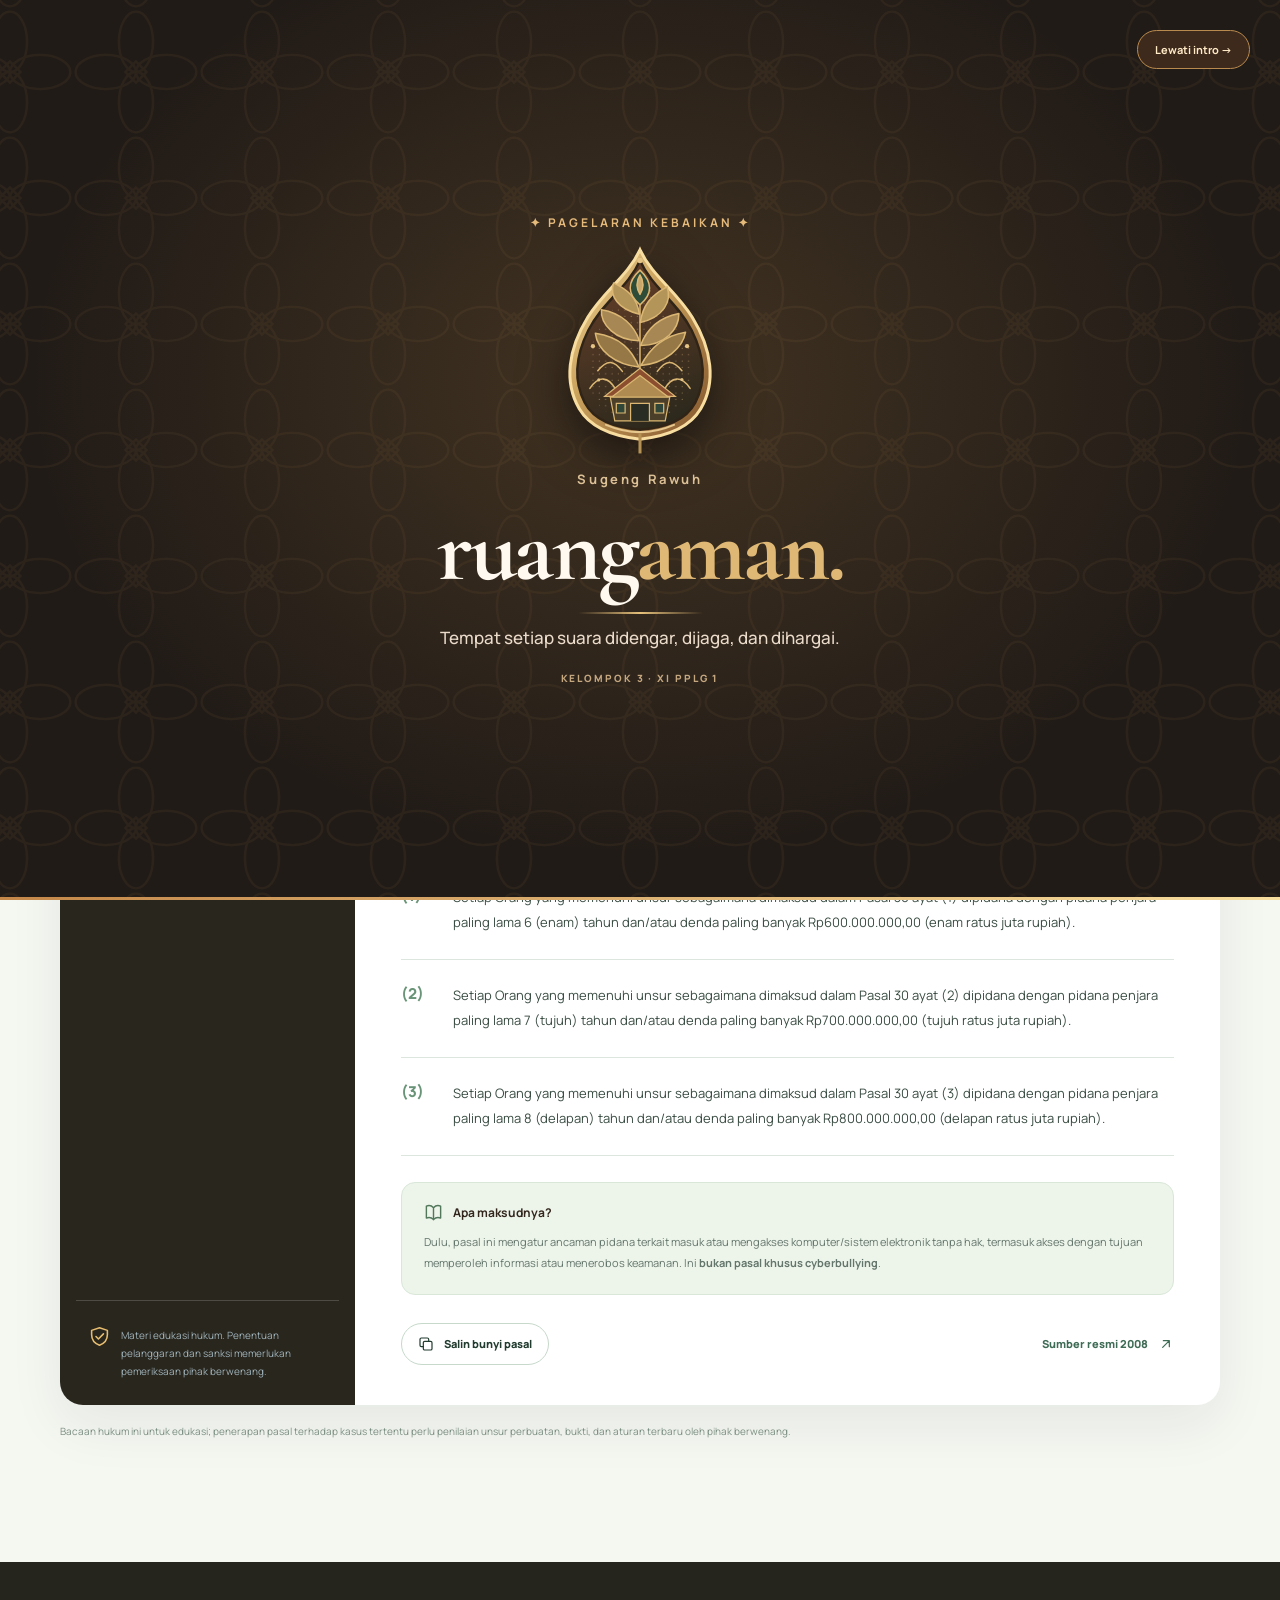
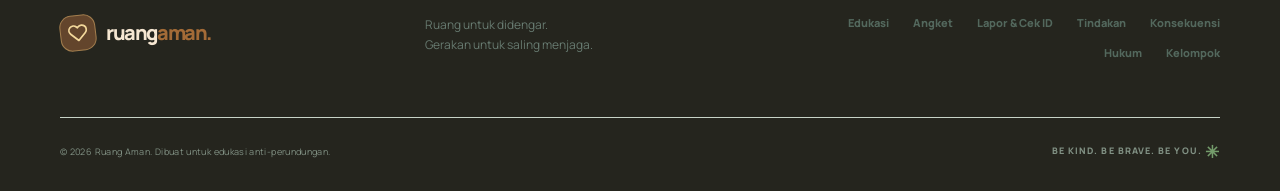
<file: hukum.html>
<!DOCTYPE html>
<html lang="id">
<head>
  <meta charset="UTF-8" />
  <meta name="viewport" content="width=device-width, initial-scale=1.0" />
  <meta name="theme-color" content="#101c29" />
  <meta name="description" content="Ruang Aman adalah portal edukasi anti-bullying untuk mengenali perundungan, mengisi angket, membuat laporan, dan memahami penanganan serta dasar hukumnya." />
  <title>Baca Undang-Undang — Ruang Aman</title>
  <link rel="preconnect" href="https://fonts.googleapis.com" />
  <link rel="preconnect" href="https://fonts.gstatic.com" crossorigin />
  <link href="https://fonts.googleapis.com/css2?family=DM+Sans:wght@400;500;600;700;800&family=Manrope:wght@400;500;600;700;800&display=swap" rel="stylesheet" />
  <link href="https://fonts.googleapis.com/css2?family=Cormorant+Garamond:wght@500;600;700&display=swap" rel="stylesheet" />
  <link rel="stylesheet" href="styles.css" />
  <link rel="stylesheet" href="wayang.css" />
  <link rel="stylesheet" href="motion.css" />
  <noscript><style>.ra-intro,.ra-curtain{display:none!important}</style></noscript>
</head>
<body data-page="hukum">

  
  <div class="ra-intro is-hidden" id="ra-intro" aria-hidden="true" aria-label="Pembukaan Ruang Aman">
    <div class="ra-intro__pattern" aria-hidden="true"></div>
    <div class="ra-intro__glow" aria-hidden="true"></div>
    <div class="ra-intro__frame">
      <div class="ra-intro__eyebrow">✦ PAGELARAN KEBAIKAN ✦</div>
      <img class="ra-intro__gunungan" src="gunungan.svg" width="230" height="280" alt="Gunungan Wayang Jawa" />
      <p class="ra-intro__welcome">Sugeng Rawuh</p>
      <h2 class="ra-intro__title">ruang<span>aman.</span></h2>
      <div class="ra-intro__line" aria-hidden="true"></div>
      <p class="ra-intro__message">Tempat setiap suara didengar, dijaga, dan dihargai.</p>
      <p class="ra-intro__credit">KELOMPOK 3 · XI PPLG 1</p>
    </div>
    <button type="button" id="ra-intro-skip" class="ra-intro__skip">Lewati intro <span aria-hidden="true">→</span></button>
    <div class="ra-intro__progress" aria-hidden="true"></div>
  </div>
  
  <div class="ra-curtain" id="ra-curtain" aria-hidden="true">
    <div class="ra-curtain__left" aria-hidden="true"></div>
    <div class="ra-curtain__right" aria-hidden="true"></div>
    <div class="ra-curtain__center"><span class="ra-curtain__eyebrow">RUANG AMAN · SWARA KABECIKAN</span><strong id="ra-curtain-label">Membuka halaman</strong><span class="ra-curtain__line" aria-hidden="true"></span></div>
  </div>

  <svg class="svg-icons" xmlns="http://www.w3.org/2000/svg" aria-hidden="true">
    <symbol id="i-arrow" viewBox="0 0 24 24"><path d="M5 12h14m-6-6 6 6-6 6"/></symbol>
    <symbol id="i-arrow-up" viewBox="0 0 24 24"><path d="M7 17 17 7M8 7h9v9"/></symbol>
    <symbol id="i-heart" viewBox="0 0 24 24"><path d="M20.8 4.6a5.5 5.5 0 0 0-7.8 0L12 5.7l-1.1-1.1a5.5 5.5 0 0 0-7.8 7.8L12 21l8.8-8.6a5.5 5.5 0 0 0 0-7.8Z"/></symbol>
    <symbol id="i-shield" viewBox="0 0 24 24"><path d="m12 22 0 0c-6.2-2.4-9-6.8-9-12V5l9-3 9 3v5c0 5.2-2.8 9.6-9 12Z"/><path d="m8 12 2.8 2.8L16.5 9"/></symbol>
    <symbol id="i-message" viewBox="0 0 24 24"><path d="M20 11.5a8.5 8.5 0 0 1-8.5 8.5 9 9 0 0 1-3.7-.8L3 21l1.8-4.8A8.5 8.5 0 1 1 20 11.5Z"/></symbol>
    <symbol id="i-clipboard" viewBox="0 0 24 24"><rect x="4" y="5" width="16" height="17" rx="2"/><rect x="9" y="2" width="6" height="5" rx="1"/><path d="M8 12h8m-8 4h6"/></symbol>
    <symbol id="i-paper" viewBox="0 0 24 24"><path d="M14 2H6a2 2 0 0 0-2 2v16a2 2 0 0 0 2 2h12a2 2 0 0 0 2-2V8Z"/><path d="M14 2v6h6M8 13h8m-8 4h8"/></symbol>
    <symbol id="i-pen" viewBox="0 0 24 24"><path d="m4 20 4.4-.9L20 7.5 16.5 4 4.9 15.6 4 20Z"/><path d="m14.5 6 3.5 3.5M4 22h16"/></symbol>
    <symbol id="i-scale" viewBox="0 0 24 24"><path d="M12 3v18M5 6h14M7 6l-4 8h8L7 6Zm10 0-4 8h8l-4-8ZM8 21h8"/></symbol>
    <symbol id="i-users" viewBox="0 0 24 24"><circle cx="9" cy="7" r="3"/><path d="M3 20v-2a6 6 0 0 1 12 0v2H3Zm13-15a3 3 0 0 1 0 6m1 4a5 5 0 0 1 4 5"/></symbol>
    <symbol id="i-phone" viewBox="0 0 24 24"><rect x="6" y="2" width="12" height="20" rx="2"/><path d="M11 18h2"/></symbol>
    <symbol id="i-eye" viewBox="0 0 24 24"><path d="M2 12s4-6 10-6 10 6 10 6-4 6-10 6S2 12 2 12Z"/><circle cx="12" cy="12" r="2.5"/></symbol>
    <symbol id="i-hand" viewBox="0 0 24 24"><path d="M9 12V5a2 2 0 0 1 4 0v5-7a2 2 0 0 1 4 0v8-4a2 2 0 0 1 4 0v7c0 5-3.3 8-8 8h-1a8 8 0 0 1-6.5-3.3L2 13.5a2.2 2.2 0 0 1 3.5-2.7L9 15"/></symbol>
    <symbol id="i-check" viewBox="0 0 24 24"><path d="m5 12 4.5 4.5L19 7"/></symbol>
    <symbol id="i-lock" viewBox="0 0 24 24"><rect x="4" y="11" width="16" height="11" rx="2"/><path d="M8 11V7a4 4 0 0 1 8 0v4"/></symbol>
    <symbol id="i-download" viewBox="0 0 24 24"><path d="M12 3v12m-5-5 5 5 5-5M4 17v3h16v-3"/></symbol>
    <symbol id="i-print" viewBox="0 0 24 24"><path d="M6 9V3h12v6M6 18H4a2 2 0 0 1-2-2v-5a2 2 0 0 1 2-2h16a2 2 0 0 1 2 2v5a2 2 0 0 1-2 2h-2"/><path d="M6 15h12v7H6zM18 12h.01"/></symbol>
    <symbol id="i-copy" viewBox="0 0 24 24"><rect x="8" y="8" width="13" height="13" rx="2"/><path d="M16 8V5a2 2 0 0 0-2-2H5a2 2 0 0 0-2 2v9a2 2 0 0 0 2 2h3"/></symbol>
    <symbol id="i-close" viewBox="0 0 24 24"><path d="M5 5 19 19M19 5 5 19"/></symbol>
    <symbol id="i-menu" viewBox="0 0 24 24"><path d="M4 7h16M4 12h16M4 17h16"/></symbol>
    <symbol id="i-alert" viewBox="0 0 24 24"><path d="m12 3 10 18H2L12 3Z"/><path d="M12 9v5m0 3h.01"/></symbol>
    <symbol id="i-chevron" viewBox="0 0 24 24"><path d="m6 9 6 6 6-6"/></symbol>
    <symbol id="i-school" viewBox="0 0 24 24"><path d="m3 10 9-7 9 7v11H3V10Zm0 0h18M9 21v-8h6v8M6 13h.01M18 13h.01"/></symbol>
    <symbol id="i-book" viewBox="0 0 24 24"><path d="M12 6a8 8 0 0 0-9-2v15a8 8 0 0 1 9 2 8 8 0 0 1 9-2V4a8 8 0 0 0-9 2Zm0 0v15"/></symbol>
  </svg>

  <div class="announcement"><span class="announcement-dot"></span><span>RUANG AMAN • SEMANGAT JAWA</span><span class="announcement-separator"></span><span class="announcement-muted">Ajining diri saka lathi — setiap kata berarti.</span></div>

  <header class="site-header" id="top">
    <div class="container nav-wrap">
      <a href="index.html" class="brand" aria-label="Ruang Aman, ke beranda"><span class="brand-mark"><svg class="icon"><use href="#i-heart" /></svg></span><span>ruang<span class="brand-accent">aman.</span></span></a>
      <nav class="desktop-nav" aria-label="Navigasi utama">
        <a href="edukasi.html">Kenali Bullying</a><a href="angket.html">Angket</a><a href="laporan.html">Lapor & Cek ID</a><a href="tindakan.html">Penanganan</a><a href="punishment.html">Punishment</a><a href="hukum.html">Dasar Hukum</a><a href="kelompok.html">Kelompok</a>
      </nav>
      <div class="nav-actions"><a class="button button-dark button-sm" href="laporan.html">Buat Laporan <svg class="icon"><use href="#i-arrow-up" /></svg></a></div>
    </div>
  </header>

  <main><div class="subpage-strip"><div class="container"><a href="index.html"><svg class="icon"><use href="#i-arrow" /></svg> KEMBALI KE BERANDA</a><span>RUANG AMAN <b>/</b> 06 — DASAR HUKUM</span></div></div>
<section class="section law-reader-section" id="hukum"><div class="container">
  <div class="section-heading reveal"><div><span class="section-kicker"><span class="kicker-circle"></span> 06 / BACA UNDANG-UNDANG</span><h2>Baca pasalnya.<br/><em>Pahami artinya.</em></h2></div><p>Peraturan yang relevan ditampilkan langsung di halaman ini. Pilih pasal untuk membaca bunyinya, status berlaku, serta penjelasan sederhana.</p></div>
  <div class="reader-alert reveal"><svg class="icon"><use href="#i-alert" /></svg><div><strong>Informasi hukum terbaru / 2026</strong><p>Pasal 46 UU ITE adalah ketentuan lama yang dicabut ketika KUHP baru mulai berlaku 2 Januari 2026. Akses tanpa hak kini diatur dalam Pasal 332 KUHP, sebagaimana diubah UU No. 1 Tahun 2026. Perundungan digital tidak otomatis melanggar pasal akses ilegal.</p></div></div>
  <div class="reader-shell reveal">
    <div class="reader-sidebar" role="tablist" aria-label="Pilih bacaan hukum">
      <span class="reader-side-label">PILIH MATERI</span>
      <button class="reader-tab active" type="button" role="tab" aria-selected="true" data-law-tab="ite"><span class="reader-tab-no">01</span><span>Pasal 46 UU ITE<small>Naskah lama / sudah dicabut</small></span><svg class="icon"><use href="#i-arrow" /></svg></button>
      <button class="reader-tab" type="button" role="tab" aria-selected="false" data-law-tab="kuhp"><span class="reader-tab-no">02</span><span>Pasal 332 KUHP<small>Berlaku sejak 2026</small></span><svg class="icon"><use href="#i-arrow" /></svg></button>
      <button class="reader-tab" type="button" role="tab" aria-selected="false" data-law-tab="sekolah"><span class="reader-tab-no">03</span><span>Aturan Sekolah Aman<small>Permendikdasmen 6/2026</small></span><svg class="icon"><use href="#i-arrow" /></svg></button>
      <div class="reader-sidebar-help"><svg class="icon"><use href="#i-shield" /></svg><p>Materi edukasi hukum. Penentuan pelanggaran dan sanksi memerlukan pemeriksaan pihak berwenang.</p></div>
    </div>
    <div class="reader-stage">
      <article class="reader-panel" data-law-panel="ite" role="tabpanel">
        <div class="reader-status-row"><span class="status-tag status-old">ARSIP / TIDAK BERLAKU</span><span class="reader-citation">UU NO. 11 TAHUN 2008</span></div>
        <h3>Pasal 46 <em>UU ITE</em></h3>
        <p class="reader-subtitle">Ketentuan pidana atas akses tanpa hak sebagaimana Pasal 30 UU ITE, ditampilkan untuk keperluan pembelajaran sejarah hukum.</p>
        <div class="article-text" data-law-text="ite">
          <div class="article-clause"><span>(1)</span><p>Setiap Orang yang memenuhi unsur sebagaimana dimaksud dalam Pasal 30 ayat (1) dipidana dengan pidana penjara paling lama 6 (enam) tahun dan/atau denda paling banyak Rp600.000.000,00 (enam ratus juta rupiah).</p></div>
          <div class="article-clause"><span>(2)</span><p>Setiap Orang yang memenuhi unsur sebagaimana dimaksud dalam Pasal 30 ayat (2) dipidana dengan pidana penjara paling lama 7 (tujuh) tahun dan/atau denda paling banyak Rp700.000.000,00 (tujuh ratus juta rupiah).</p></div>
          <div class="article-clause"><span>(3)</span><p>Setiap Orang yang memenuhi unsur sebagaimana dimaksud dalam Pasal 30 ayat (3) dipidana dengan pidana penjara paling lama 8 (delapan) tahun dan/atau denda paling banyak Rp800.000.000,00 (delapan ratus juta rupiah).</p></div>
        </div>
        <div class="reader-explain"><strong><svg class="icon"><use href="#i-book" /></svg> Apa maksudnya?</strong><p>Dulu, pasal ini mengatur ancaman pidana terkait masuk atau mengakses komputer/sistem elektronik tanpa hak, termasuk akses dengan tujuan memperoleh informasi atau menerobos keamanan. Ini <b>bukan pasal khusus cyberbullying</b>.</p></div>
        <div class="reader-links"><button class="reader-copy" type="button" data-copy-law="ite"><svg class="icon"><use href="#i-copy" /></svg> Salin bunyi pasal</button><a target="_blank" rel="noopener noreferrer" href="https://jdih.komdigi.go.id/produk_hukum/view/id/167/t/undangundang%2Bnomor%2B11%2Btahun%2B2008">Sumber resmi 2008 <svg class="icon"><use href="#i-arrow-up" /></svg></a></div>
      </article>
      <article class="reader-panel" data-law-panel="kuhp" role="tabpanel" hidden>
        <div class="reader-status-row"><span class="status-tag status-current">BERLAKU / PEMBARUAN 2026</span><span class="reader-citation">KUHP • UU NO. 1/2023 jo. 1/2026</span></div>
        <h3>Pasal 332 <em>KUHP</em></h3>
        <p class="reader-subtitle">Ketentuan yang kini mengatur perbuatan akses tanpa hak ke komputer atau sistem elektronik.</p>
        <div class="article-text" data-law-text="kuhp">
          <div class="article-clause"><span>(1)</span><p>Setiap Orang yang tanpa hak atau melawan hukum mengakses Komputer dan/atau sistem elektronik milik orang lain dengan cara apa pun, dipidana dengan pidana penjara paling lama 6 (enam) tahun atau pidana denda paling banyak kategori V.</p></div>
          <div class="article-clause"><span>(2)</span><p>Setiap Orang yang tanpa hak atau melawan hukum mengakses Komputer dan/atau sistem elektronik dengan cara apa pun dengan tujuan untuk memperoleh Informasi Elektronik dan/atau dokumen elektronik, dipidana dengan pidana penjara paling lama 7 (tujuh) tahun atau pidana denda paling banyak kategori V.</p></div>
          <div class="article-clause"><span>(3)</span><p>Setiap Orang yang tanpa hak atau melawan hukum mengakses Komputer dan/atau sistem elektronik dengan cara apa pun dengan melanggar, menerobos, melampaui, atau menjebol sistem pengamanan, dipidana dengan pidana penjara paling lama 8 (delapan) tahun atau pidana denda paling banyak kategori VI.</p></div>
        </div>
        <div class="reader-explain"><strong><svg class="icon"><use href="#i-book" /></svg> Apa yang berubah?</strong><p>KUHP menggunakan kategori denda dan merumuskan kembali delik akses ilegal. Bunyi di atas mengikuti perubahan oleh UU No. 1 Tahun 2026 tentang Penyesuaian Pidana. Sebuah ejekan online belum tentu memenuhi unsur pasal ini.</p></div>
        <div class="reader-links"><button class="reader-copy" type="button" data-copy-law="kuhp"><svg class="icon"><use href="#i-copy" /></svg> Salin bunyi pasal</button><a target="_blank" rel="noopener noreferrer" href="https://peraturan.bpk.go.id/Download/400929/UU%20Nomor%201%20Tahun%202026.pdf">Lihat dokumen resmi <svg class="icon"><use href="#i-arrow-up" /></svg></a></div>
      </article>
      <article class="reader-panel" data-law-panel="sekolah" role="tabpanel" hidden>
        <div class="reader-status-row"><span class="status-tag status-current">BERLAKU / 2026</span><span class="reader-citation">PERMENDIKDASMEN NO. 6/2026</span></div>
        <h3>Sekolah <em>Aman & Nyaman</em></h3>
        <p class="reader-subtitle">Peraturan Menteri Pendidikan Dasar dan Menengah Nomor 6 Tahun 2026 tentang Budaya Sekolah Aman dan Nyaman.</p>
        <div class="school-law-intro"><svg class="icon"><use href="#i-school" /></svg><p>Di bawah ini <strong>ringkasan inti peraturan</strong>, bukan salinan seluruh pasal. Dokumen resmi lengkap tersedia melalui tautan sumber.</p></div>
        <div class="school-law-list"><div><span>01</span><strong>Pelindungan fisik</strong><p>Membangun lingkungan belajar yang terhindar dari kekerasan dan ancaman keselamatan.</p></div><div><span>02</span><strong>Kesejahteraan psikologis</strong><p>Menjaga rasa aman, martabat, dan hubungan yang saling menghormati di sekolah.</p></div><div><span>03</span><strong>Keamanan digital</strong><p>Mendorong perilaku yang bertanggung jawab di ruang digital sekolah.</p></div><div><span>04</span><strong>Tanggung jawab bersama</strong><p>Kepala sekolah, guru, tenaga kependidikan, murid, orang tua, dan masyarakat memiliki peran dalam budaya sekolah aman.</p></div></div>
        <div class="reader-explain"><strong><svg class="icon"><use href="#i-alert" /></svg> Catatan perubahan</strong><p>Permendikdasmen No. 6 Tahun 2026 mencabut Permendikbudristek No. 46 Tahun 2023. Untuk penanganan aktual, gunakan aturan 2026 yang berlaku.</p></div>
        <div class="reader-links"><a target="_blank" rel="noopener noreferrer" href="https://peraturan.bpk.go.id/Download/408467/Permendikdasmen-no-6-tahun-2026.pdf">Baca PDF lengkap (resmi) <svg class="icon"><use href="#i-arrow-up" /></svg></a></div>
      </article>
    </div>
  </div>
  <p class="reader-footnote">Bacaan hukum ini untuk edukasi; penerapan pasal terhadap kasus tertentu perlu penilaian unsur perbuatan, bukti, dan aturan terbaru oleh pihak berwenang.</p>
</div></section></main>

  <footer class="footer"><div class="container footer-top"><a href="index.html" class="brand footer-brand"><span class="brand-mark"><svg class="icon"><use href="#i-heart" /></svg></span><span>ruang<span class="brand-accent">aman.</span></span></a><span>Ruang untuk didengar.<br/>Gerakan untuk saling menjaga.</span><div class="footer-links"><a href="edukasi.html">Edukasi</a><a href="angket.html">Angket</a><a href="laporan.html">Lapor & Cek ID</a><a href="tindakan.html">Tindakan</a><a href="punishment.html">Konsekuensi</a><a href="hukum.html">Hukum</a><a href="kelompok.html">Kelompok</a></div></div><div class="container footer-bottom"><span>© 2026 Ruang Aman. Dibuat untuk edukasi anti-perundungan.</span><span>BE KIND. BE BRAVE. BE YOU. <span class="footer-star">✳</span></span></div></footer>

  <nav class="bottom-dock" aria-label="Navigasi cepat"><a href="index.html" aria-label="Beranda"><svg class="icon"><use href="#i-heart" /></svg><span>Beranda</span></a><a href="angket.html" aria-label="Angket"><svg class="icon"><use href="#i-clipboard" /></svg><span>Angket</span></a><a href="laporan.html" aria-label="Halaman laporan"><svg class="icon"><use href="#i-message" /></svg><span>Lapor/Cek</span></a><a href="hukum.html" class="active" aria-label="Hukum"><svg class="icon"><use href="#i-scale" /></svg><span>Hukum</span></a><a href="kelompok.html" aria-label="Kelompok"><svg class="icon"><use href="#i-users" /></svg><span>Kelompok</span></a></nav>

  <div class="modal-overlay" id="modal-overlay" aria-hidden="true"><div class="modal-dialog" role="dialog" aria-modal="true" aria-labelledby="modal-title"><div class="modal-header"><a href="index.html" class="brand modal-brand"><span class="brand-mark"><svg class="icon"><use href="#i-heart" /></svg></span><span>ruang<span class="brand-accent">aman.</span></span></a><button class="modal-close" id="modal-close" aria-label="Tutup formulir"><svg class="icon"><use href="#i-close" /></svg></button></div><div class="modal-content" id="modal-content"></div></div></div>
  <div class="toast" id="toast" role="status" aria-live="polite"></div>

    <script src="members.js"></script>
  <script src="app.js"></script>
  <script src="motion.js"></script>
</body>
</html>
</file>
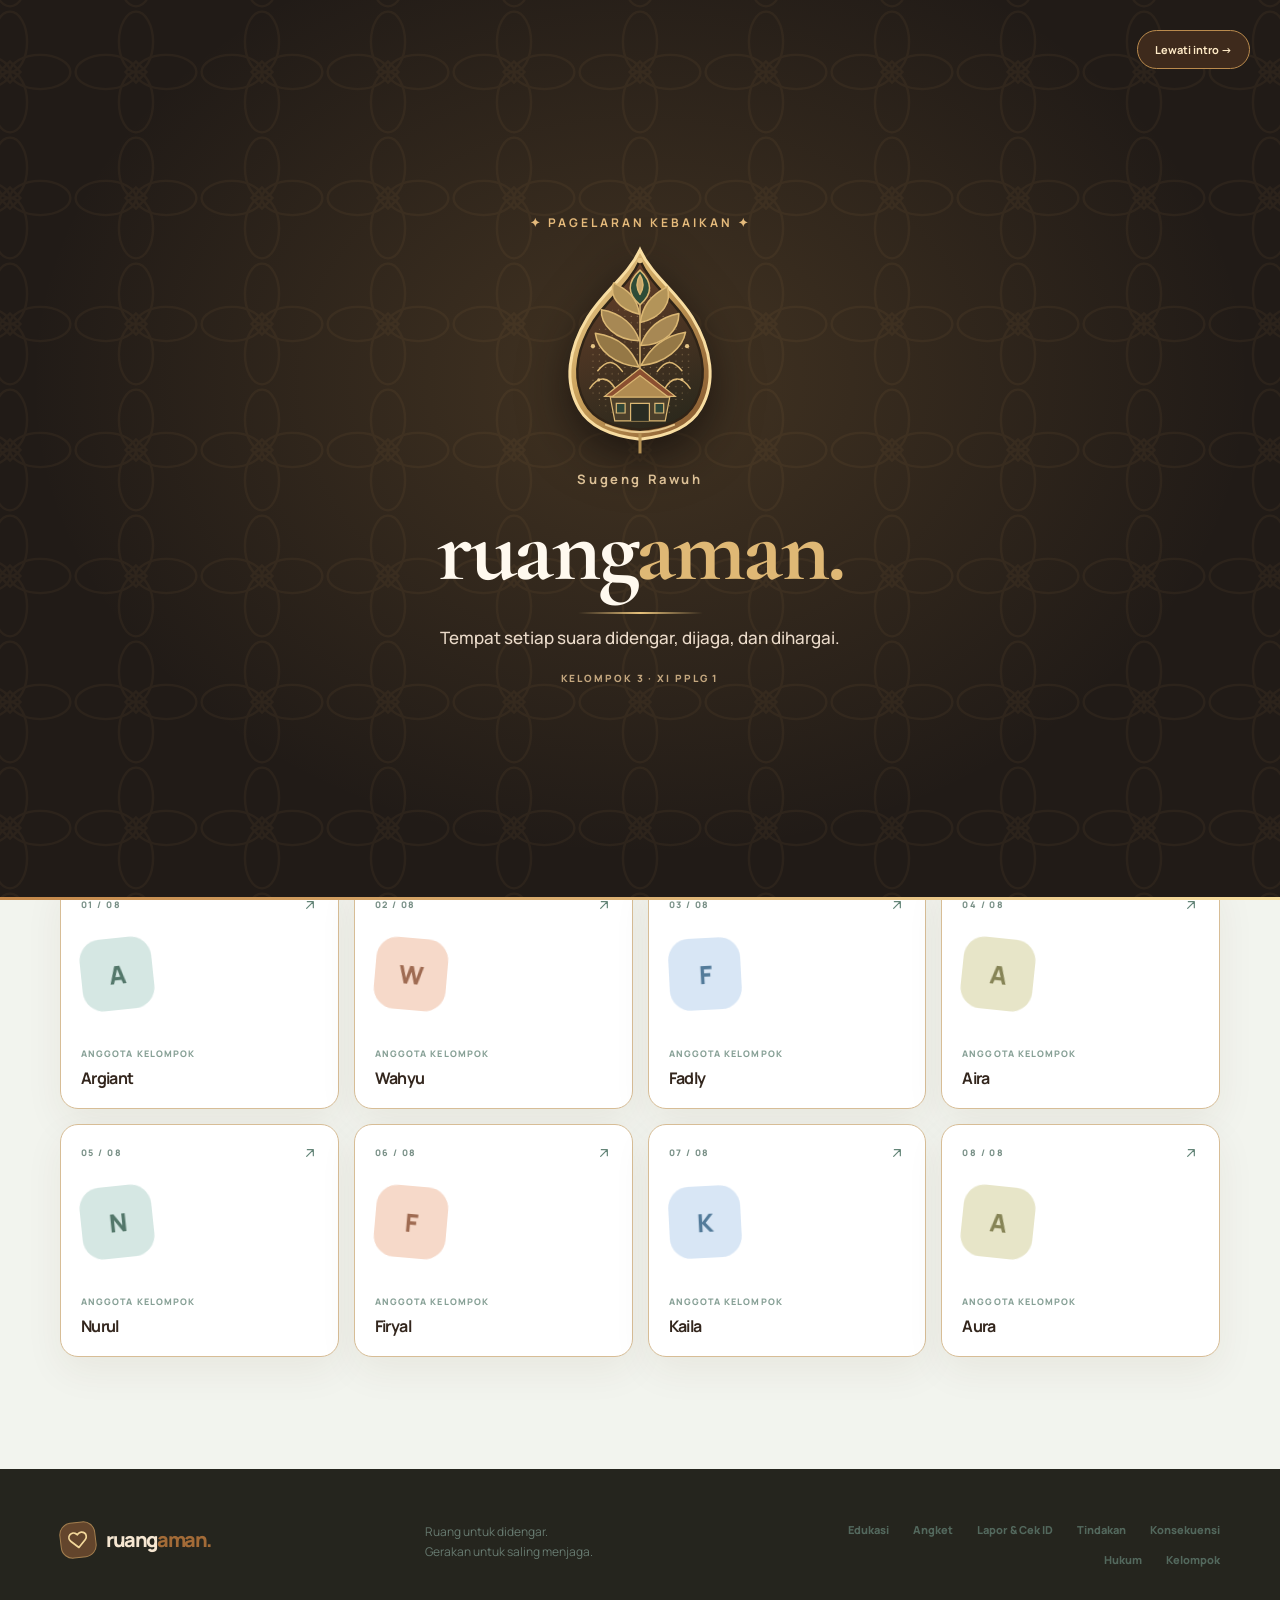
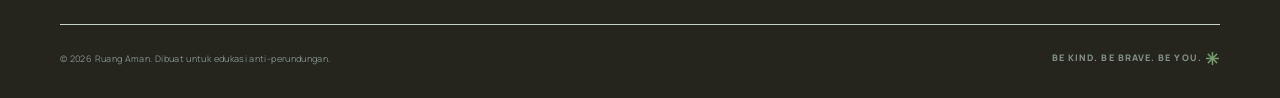
<file: kelompok.html>
<!DOCTYPE html>
<html lang="id">
<head>
  <meta charset="UTF-8" />
  <meta name="viewport" content="width=device-width, initial-scale=1.0" />
  <meta name="theme-color" content="#101c29" />
  <meta name="description" content="Ruang Aman adalah portal edukasi anti-bullying untuk mengenali perundungan, mengisi angket, membuat laporan, dan memahami penanganan serta dasar hukumnya." />
  <title>Kelompok Kami — Ruang Aman</title>
  <link rel="preconnect" href="https://fonts.googleapis.com" />
  <link rel="preconnect" href="https://fonts.gstatic.com" crossorigin />
  <link href="https://fonts.googleapis.com/css2?family=DM+Sans:wght@400;500;600;700;800&family=Manrope:wght@400;500;600;700;800&display=swap" rel="stylesheet" />
  <link href="https://fonts.googleapis.com/css2?family=Cormorant+Garamond:wght@500;600;700&display=swap" rel="stylesheet" />
  <link rel="stylesheet" href="styles.css" />
  <link rel="stylesheet" href="wayang.css" />
  <link rel="stylesheet" href="motion.css" />
  <noscript><style>.ra-intro,.ra-curtain{display:none!important}</style></noscript>
</head>
<body data-page="kelompok">

  
  <div class="ra-intro is-hidden" id="ra-intro" aria-hidden="true" aria-label="Pembukaan Ruang Aman">
    <div class="ra-intro__pattern" aria-hidden="true"></div>
    <div class="ra-intro__glow" aria-hidden="true"></div>
    <div class="ra-intro__frame">
      <div class="ra-intro__eyebrow">✦ PAGELARAN KEBAIKAN ✦</div>
      <img class="ra-intro__gunungan" src="gunungan.svg" width="230" height="280" alt="Gunungan Wayang Jawa" />
      <p class="ra-intro__welcome">Sugeng Rawuh</p>
      <h2 class="ra-intro__title">ruang<span>aman.</span></h2>
      <div class="ra-intro__line" aria-hidden="true"></div>
      <p class="ra-intro__message">Tempat setiap suara didengar, dijaga, dan dihargai.</p>
      <p class="ra-intro__credit">KELOMPOK 3 · XI PPLG 1</p>
    </div>
    <button type="button" id="ra-intro-skip" class="ra-intro__skip">Lewati intro <span aria-hidden="true">→</span></button>
    <div class="ra-intro__progress" aria-hidden="true"></div>
  </div>
  
  <div class="ra-curtain" id="ra-curtain" aria-hidden="true">
    <div class="ra-curtain__left" aria-hidden="true"></div>
    <div class="ra-curtain__right" aria-hidden="true"></div>
    <div class="ra-curtain__center"><span class="ra-curtain__eyebrow">RUANG AMAN · SWARA KABECIKAN</span><strong id="ra-curtain-label">Membuka halaman</strong><span class="ra-curtain__line" aria-hidden="true"></span></div>
  </div>

  <svg class="svg-icons" xmlns="http://www.w3.org/2000/svg" aria-hidden="true">
    <symbol id="i-arrow" viewBox="0 0 24 24"><path d="M5 12h14m-6-6 6 6-6 6"/></symbol>
    <symbol id="i-arrow-up" viewBox="0 0 24 24"><path d="M7 17 17 7M8 7h9v9"/></symbol>
    <symbol id="i-heart" viewBox="0 0 24 24"><path d="M20.8 4.6a5.5 5.5 0 0 0-7.8 0L12 5.7l-1.1-1.1a5.5 5.5 0 0 0-7.8 7.8L12 21l8.8-8.6a5.5 5.5 0 0 0 0-7.8Z"/></symbol>
    <symbol id="i-shield" viewBox="0 0 24 24"><path d="m12 22 0 0c-6.2-2.4-9-6.8-9-12V5l9-3 9 3v5c0 5.2-2.8 9.6-9 12Z"/><path d="m8 12 2.8 2.8L16.5 9"/></symbol>
    <symbol id="i-message" viewBox="0 0 24 24"><path d="M20 11.5a8.5 8.5 0 0 1-8.5 8.5 9 9 0 0 1-3.7-.8L3 21l1.8-4.8A8.5 8.5 0 1 1 20 11.5Z"/></symbol>
    <symbol id="i-clipboard" viewBox="0 0 24 24"><rect x="4" y="5" width="16" height="17" rx="2"/><rect x="9" y="2" width="6" height="5" rx="1"/><path d="M8 12h8m-8 4h6"/></symbol>
    <symbol id="i-paper" viewBox="0 0 24 24"><path d="M14 2H6a2 2 0 0 0-2 2v16a2 2 0 0 0 2 2h12a2 2 0 0 0 2-2V8Z"/><path d="M14 2v6h6M8 13h8m-8 4h8"/></symbol>
    <symbol id="i-pen" viewBox="0 0 24 24"><path d="m4 20 4.4-.9L20 7.5 16.5 4 4.9 15.6 4 20Z"/><path d="m14.5 6 3.5 3.5M4 22h16"/></symbol>
    <symbol id="i-scale" viewBox="0 0 24 24"><path d="M12 3v18M5 6h14M7 6l-4 8h8L7 6Zm10 0-4 8h8l-4-8ZM8 21h8"/></symbol>
    <symbol id="i-users" viewBox="0 0 24 24"><circle cx="9" cy="7" r="3"/><path d="M3 20v-2a6 6 0 0 1 12 0v2H3Zm13-15a3 3 0 0 1 0 6m1 4a5 5 0 0 1 4 5"/></symbol>
    <symbol id="i-phone" viewBox="0 0 24 24"><rect x="6" y="2" width="12" height="20" rx="2"/><path d="M11 18h2"/></symbol>
    <symbol id="i-eye" viewBox="0 0 24 24"><path d="M2 12s4-6 10-6 10 6 10 6-4 6-10 6S2 12 2 12Z"/><circle cx="12" cy="12" r="2.5"/></symbol>
    <symbol id="i-hand" viewBox="0 0 24 24"><path d="M9 12V5a2 2 0 0 1 4 0v5-7a2 2 0 0 1 4 0v8-4a2 2 0 0 1 4 0v7c0 5-3.3 8-8 8h-1a8 8 0 0 1-6.5-3.3L2 13.5a2.2 2.2 0 0 1 3.5-2.7L9 15"/></symbol>
    <symbol id="i-check" viewBox="0 0 24 24"><path d="m5 12 4.5 4.5L19 7"/></symbol>
    <symbol id="i-lock" viewBox="0 0 24 24"><rect x="4" y="11" width="16" height="11" rx="2"/><path d="M8 11V7a4 4 0 0 1 8 0v4"/></symbol>
    <symbol id="i-download" viewBox="0 0 24 24"><path d="M12 3v12m-5-5 5 5 5-5M4 17v3h16v-3"/></symbol>
    <symbol id="i-print" viewBox="0 0 24 24"><path d="M6 9V3h12v6M6 18H4a2 2 0 0 1-2-2v-5a2 2 0 0 1 2-2h16a2 2 0 0 1 2 2v5a2 2 0 0 1-2 2h-2"/><path d="M6 15h12v7H6zM18 12h.01"/></symbol>
    <symbol id="i-copy" viewBox="0 0 24 24"><rect x="8" y="8" width="13" height="13" rx="2"/><path d="M16 8V5a2 2 0 0 0-2-2H5a2 2 0 0 0-2 2v9a2 2 0 0 0 2 2h3"/></symbol>
    <symbol id="i-close" viewBox="0 0 24 24"><path d="M5 5 19 19M19 5 5 19"/></symbol>
    <symbol id="i-menu" viewBox="0 0 24 24"><path d="M4 7h16M4 12h16M4 17h16"/></symbol>
    <symbol id="i-alert" viewBox="0 0 24 24"><path d="m12 3 10 18H2L12 3Z"/><path d="M12 9v5m0 3h.01"/></symbol>
    <symbol id="i-chevron" viewBox="0 0 24 24"><path d="m6 9 6 6 6-6"/></symbol>
    <symbol id="i-school" viewBox="0 0 24 24"><path d="m3 10 9-7 9 7v11H3V10Zm0 0h18M9 21v-8h6v8M6 13h.01M18 13h.01"/></symbol>
    <symbol id="i-book" viewBox="0 0 24 24"><path d="M12 6a8 8 0 0 0-9-2v15a8 8 0 0 1 9 2 8 8 0 0 1 9-2V4a8 8 0 0 0-9 2Zm0 0v15"/></symbol>
  </svg>

  <div class="announcement"><span class="announcement-dot"></span><span>RUANG AMAN • SEMANGAT JAWA</span><span class="announcement-separator"></span><span class="announcement-muted">Ajining diri saka lathi — setiap kata berarti.</span></div>

  <header class="site-header" id="top">
    <div class="container nav-wrap">
      <a href="index.html" class="brand" aria-label="Ruang Aman, ke beranda"><span class="brand-mark"><svg class="icon"><use href="#i-heart" /></svg></span><span>ruang<span class="brand-accent">aman.</span></span></a>
      <nav class="desktop-nav" aria-label="Navigasi utama">
        <a href="edukasi.html">Kenali Bullying</a><a href="angket.html">Angket</a><a href="laporan.html">Lapor & Cek ID</a><a href="tindakan.html">Penanganan</a><a href="punishment.html">Punishment</a><a href="hukum.html">Dasar Hukum</a><a href="kelompok.html">Kelompok</a>
      </nav>
      <div class="nav-actions"><a class="button button-dark button-sm" href="laporan.html">Buat Laporan <svg class="icon"><use href="#i-arrow-up" /></svg></a></div>
    </div>
  </header>

  <main><div class="subpage-strip"><div class="container"><a href="index.html"><svg class="icon"><use href="#i-arrow" /></svg> KEMBALI KE BERANDA</a><span>RUANG AMAN <b>/</b> 07 — KELOMPOK</span></div></div><section class="section group-section" id="kelompok"><div class="container">
      <div class="section-heading reveal"><div><span class="section-kicker"><span class="kicker-circle"></span> 07 / KELOMPOK 3 • XI PPLG 1</span><h2>Delapan suara.<br/><em>Satu tujuan.</em></h2></div><p>Inilah daftar anggota <strong>Kelompok 3, kelas XI PPLG 1</strong>, dalam proyek Anti Bullying. Bersama-sama, kami belajar membangun lingkungan sekolah yang aman dan saling menghargai.</p></div>
      <div class="group-banner reveal"><div class="group-banner-copy"><span class="group-banner-label"><svg class="icon"><use href="#i-users" /></svg> KELOMPOK 3 • XI PPLG 1</span><h3>Saling mendukung.<br/><em>Saling menjaga.</em></h3><p>Satu kelompok, satu komitmen: hentikan perundungan mulai dari lingkungan terdekat.</p></div><div class="group-count"><strong>8<span>.</span></strong><small>ANGGOTA<br/>KELOMPOK</small></div></div>
      <div class="group-title-row"><div><h3>Anggota Kelompok 3</h3><p>Delapan anggota Kelompok 3 yang berkomitmen menciptakan sekolah aman dan nyaman.</p></div><span class="group-chip"><svg class="icon"><use href="#i-users" /></svg> 8 PERSONEL</span></div>
      <div class="member-grid" id="member-grid" aria-label="Daftar 8 anggota kelompok"></div>
      
    </div></section></main>

  <footer class="footer"><div class="container footer-top"><a href="index.html" class="brand footer-brand"><span class="brand-mark"><svg class="icon"><use href="#i-heart" /></svg></span><span>ruang<span class="brand-accent">aman.</span></span></a><span>Ruang untuk didengar.<br/>Gerakan untuk saling menjaga.</span><div class="footer-links"><a href="edukasi.html">Edukasi</a><a href="angket.html">Angket</a><a href="laporan.html">Lapor & Cek ID</a><a href="tindakan.html">Tindakan</a><a href="punishment.html">Konsekuensi</a><a href="hukum.html">Hukum</a><a href="kelompok.html">Kelompok</a></div></div><div class="container footer-bottom"><span>© 2026 Ruang Aman. Dibuat untuk edukasi anti-perundungan.</span><span>BE KIND. BE BRAVE. BE YOU. <span class="footer-star">✳</span></span></div></footer>

  <nav class="bottom-dock" aria-label="Navigasi cepat"><a href="index.html" aria-label="Beranda"><svg class="icon"><use href="#i-heart" /></svg><span>Beranda</span></a><a href="angket.html" aria-label="Angket"><svg class="icon"><use href="#i-clipboard" /></svg><span>Angket</span></a><a href="laporan.html" aria-label="Halaman laporan"><svg class="icon"><use href="#i-message" /></svg><span>Lapor/Cek</span></a><a href="hukum.html" aria-label="Hukum"><svg class="icon"><use href="#i-scale" /></svg><span>Hukum</span></a><a href="kelompok.html" class="active" aria-label="Kelompok"><svg class="icon"><use href="#i-users" /></svg><span>Kelompok</span></a></nav>

  <div class="modal-overlay" id="modal-overlay" aria-hidden="true"><div class="modal-dialog" role="dialog" aria-modal="true" aria-labelledby="modal-title"><div class="modal-header"><a href="index.html" class="brand modal-brand"><span class="brand-mark"><svg class="icon"><use href="#i-heart" /></svg></span><span>ruang<span class="brand-accent">aman.</span></span></a><button class="modal-close" id="modal-close" aria-label="Tutup formulir"><svg class="icon"><use href="#i-close" /></svg></button></div><div class="modal-content" id="modal-content"></div></div></div>
  <div class="toast" id="toast" role="status" aria-live="polite"></div>

    <script src="members.js"></script>
  <script src="app.js"></script>
  <script src="motion.js"></script>
</body>
</html>
</file>
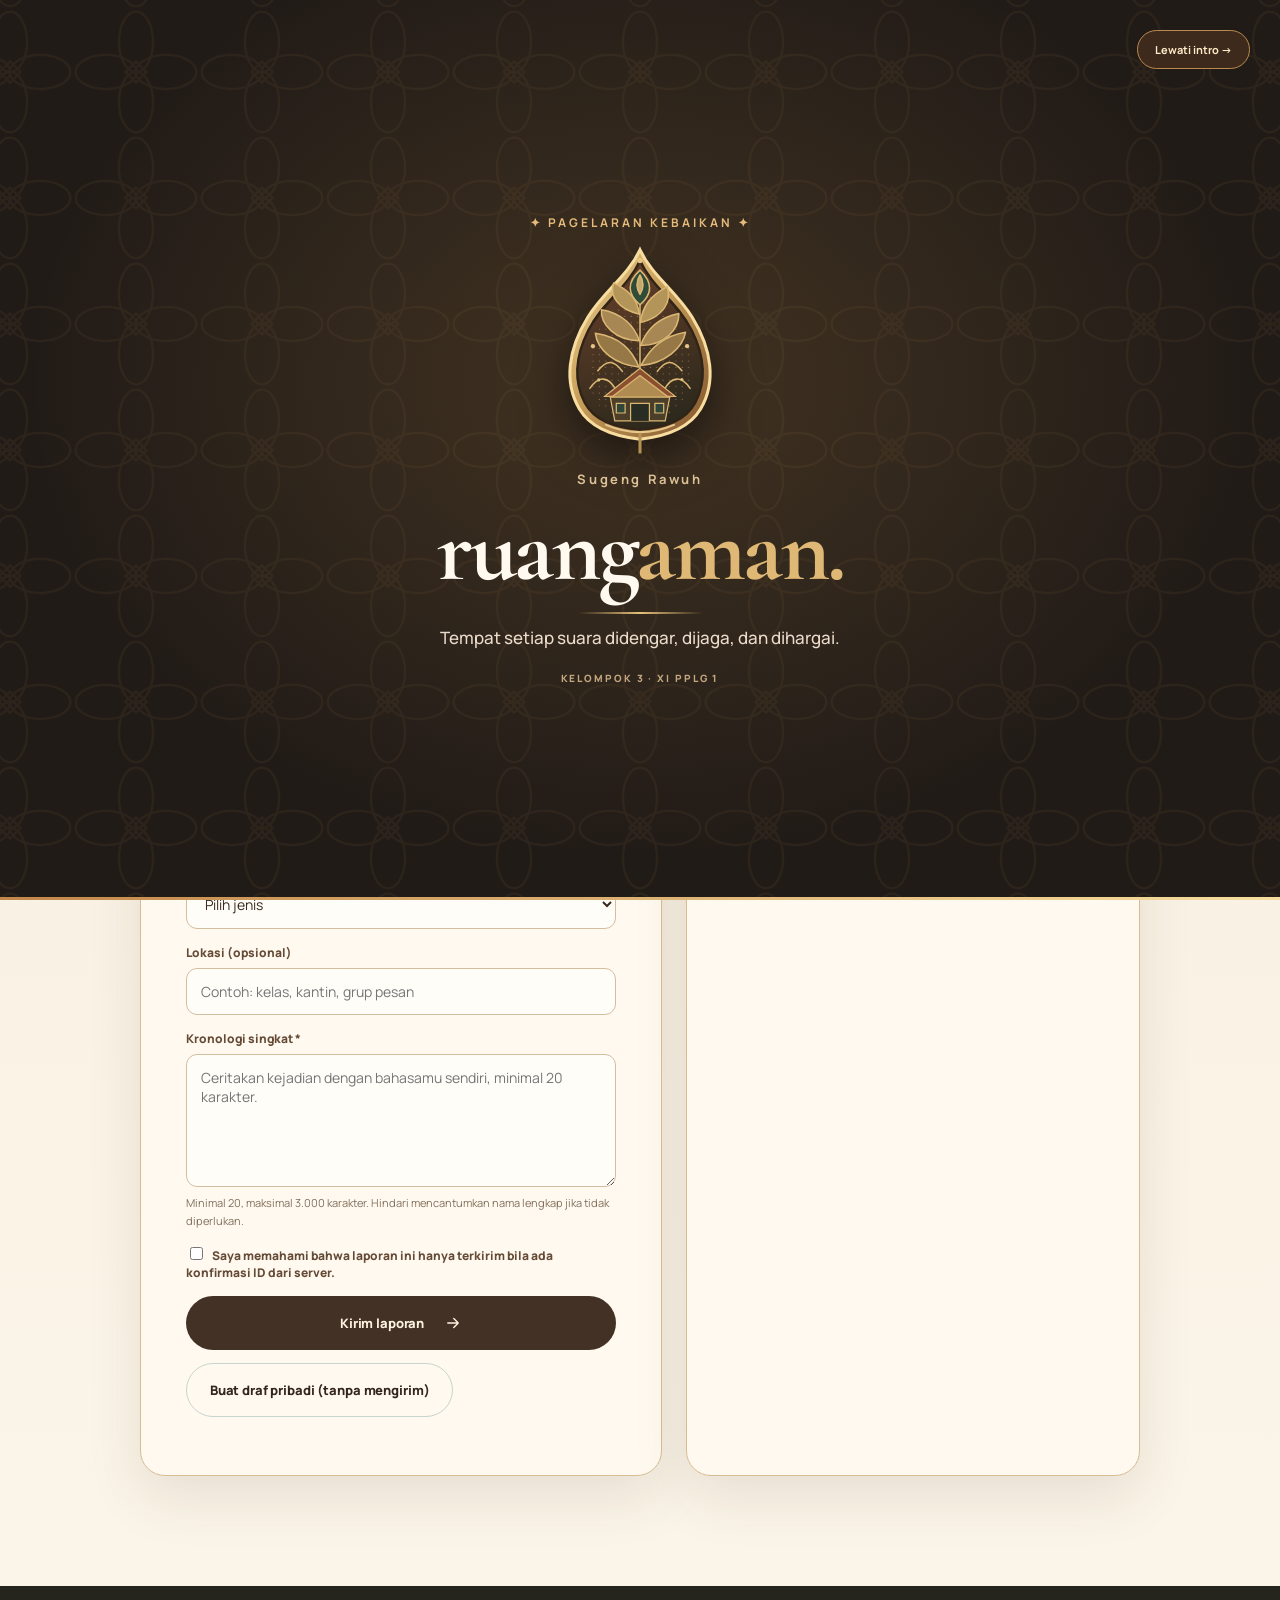
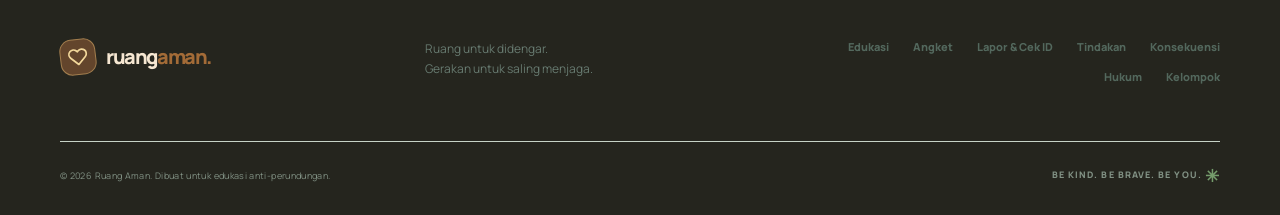
<file: laporan.html>
<!DOCTYPE html>
<html lang="id">
<head>
  <meta charset="UTF-8" />
  <meta name="viewport" content="width=device-width, initial-scale=1.0" />
  <meta name="theme-color" content="#101c29" />
  <meta name="description" content="Ruang Aman adalah portal edukasi anti-bullying untuk mengenali perundungan, mengisi angket, membuat laporan, dan memahami penanganan serta dasar hukumnya." />
  <title>Buat Laporan — Ruang Aman</title>
  <link rel="preconnect" href="https://fonts.googleapis.com" />
  <link rel="preconnect" href="https://fonts.gstatic.com" crossorigin />
  <link href="https://fonts.googleapis.com/css2?family=DM+Sans:wght@400;500;600;700;800&family=Manrope:wght@400;500;600;700;800&display=swap" rel="stylesheet" />
  <link href="https://fonts.googleapis.com/css2?family=Cormorant+Garamond:wght@500;600;700&display=swap" rel="stylesheet" />
  <link rel="stylesheet" href="styles.css" />
  <link rel="stylesheet" href="wayang.css" />
  <link rel="stylesheet" href="motion.css" />
  <noscript><style>.ra-intro,.ra-curtain{display:none!important}</style></noscript>
</head>
<body data-page="laporan">

  
  <div class="ra-intro is-hidden" id="ra-intro" aria-hidden="true" aria-label="Pembukaan Ruang Aman">
    <div class="ra-intro__pattern" aria-hidden="true"></div>
    <div class="ra-intro__glow" aria-hidden="true"></div>
    <div class="ra-intro__frame">
      <div class="ra-intro__eyebrow">✦ PAGELARAN KEBAIKAN ✦</div>
      <img class="ra-intro__gunungan" src="gunungan.svg" width="230" height="280" alt="Gunungan Wayang Jawa" />
      <p class="ra-intro__welcome">Sugeng Rawuh</p>
      <h2 class="ra-intro__title">ruang<span>aman.</span></h2>
      <div class="ra-intro__line" aria-hidden="true"></div>
      <p class="ra-intro__message">Tempat setiap suara didengar, dijaga, dan dihargai.</p>
      <p class="ra-intro__credit">KELOMPOK 3 · XI PPLG 1</p>
    </div>
    <button type="button" id="ra-intro-skip" class="ra-intro__skip">Lewati intro <span aria-hidden="true">→</span></button>
    <div class="ra-intro__progress" aria-hidden="true"></div>
  </div>
  
  <div class="ra-curtain" id="ra-curtain" aria-hidden="true">
    <div class="ra-curtain__left" aria-hidden="true"></div>
    <div class="ra-curtain__right" aria-hidden="true"></div>
    <div class="ra-curtain__center"><span class="ra-curtain__eyebrow">RUANG AMAN · SWARA KABECIKAN</span><strong id="ra-curtain-label">Membuka halaman</strong><span class="ra-curtain__line" aria-hidden="true"></span></div>
  </div>

  <svg class="svg-icons" xmlns="http://www.w3.org/2000/svg" aria-hidden="true">
    <symbol id="i-arrow" viewBox="0 0 24 24"><path d="M5 12h14m-6-6 6 6-6 6"/></symbol>
    <symbol id="i-arrow-up" viewBox="0 0 24 24"><path d="M7 17 17 7M8 7h9v9"/></symbol>
    <symbol id="i-heart" viewBox="0 0 24 24"><path d="M20.8 4.6a5.5 5.5 0 0 0-7.8 0L12 5.7l-1.1-1.1a5.5 5.5 0 0 0-7.8 7.8L12 21l8.8-8.6a5.5 5.5 0 0 0 0-7.8Z"/></symbol>
    <symbol id="i-shield" viewBox="0 0 24 24"><path d="m12 22 0 0c-6.2-2.4-9-6.8-9-12V5l9-3 9 3v5c0 5.2-2.8 9.6-9 12Z"/><path d="m8 12 2.8 2.8L16.5 9"/></symbol>
    <symbol id="i-message" viewBox="0 0 24 24"><path d="M20 11.5a8.5 8.5 0 0 1-8.5 8.5 9 9 0 0 1-3.7-.8L3 21l1.8-4.8A8.5 8.5 0 1 1 20 11.5Z"/></symbol>
    <symbol id="i-clipboard" viewBox="0 0 24 24"><rect x="4" y="5" width="16" height="17" rx="2"/><rect x="9" y="2" width="6" height="5" rx="1"/><path d="M8 12h8m-8 4h6"/></symbol>
    <symbol id="i-paper" viewBox="0 0 24 24"><path d="M14 2H6a2 2 0 0 0-2 2v16a2 2 0 0 0 2 2h12a2 2 0 0 0 2-2V8Z"/><path d="M14 2v6h6M8 13h8m-8 4h8"/></symbol>
    <symbol id="i-pen" viewBox="0 0 24 24"><path d="m4 20 4.4-.9L20 7.5 16.5 4 4.9 15.6 4 20Z"/><path d="m14.5 6 3.5 3.5M4 22h16"/></symbol>
    <symbol id="i-scale" viewBox="0 0 24 24"><path d="M12 3v18M5 6h14M7 6l-4 8h8L7 6Zm10 0-4 8h8l-4-8ZM8 21h8"/></symbol>
    <symbol id="i-users" viewBox="0 0 24 24"><circle cx="9" cy="7" r="3"/><path d="M3 20v-2a6 6 0 0 1 12 0v2H3Zm13-15a3 3 0 0 1 0 6m1 4a5 5 0 0 1 4 5"/></symbol>
    <symbol id="i-phone" viewBox="0 0 24 24"><rect x="6" y="2" width="12" height="20" rx="2"/><path d="M11 18h2"/></symbol>
    <symbol id="i-eye" viewBox="0 0 24 24"><path d="M2 12s4-6 10-6 10 6 10 6-4 6-10 6S2 12 2 12Z"/><circle cx="12" cy="12" r="2.5"/></symbol>
    <symbol id="i-hand" viewBox="0 0 24 24"><path d="M9 12V5a2 2 0 0 1 4 0v5-7a2 2 0 0 1 4 0v8-4a2 2 0 0 1 4 0v7c0 5-3.3 8-8 8h-1a8 8 0 0 1-6.5-3.3L2 13.5a2.2 2.2 0 0 1 3.5-2.7L9 15"/></symbol>
    <symbol id="i-check" viewBox="0 0 24 24"><path d="m5 12 4.5 4.5L19 7"/></symbol>
    <symbol id="i-lock" viewBox="0 0 24 24"><rect x="4" y="11" width="16" height="11" rx="2"/><path d="M8 11V7a4 4 0 0 1 8 0v4"/></symbol>
    <symbol id="i-download" viewBox="0 0 24 24"><path d="M12 3v12m-5-5 5 5 5-5M4 17v3h16v-3"/></symbol>
    <symbol id="i-print" viewBox="0 0 24 24"><path d="M6 9V3h12v6M6 18H4a2 2 0 0 1-2-2v-5a2 2 0 0 1 2-2h16a2 2 0 0 1 2 2v5a2 2 0 0 1-2 2h-2"/><path d="M6 15h12v7H6zM18 12h.01"/></symbol>
    <symbol id="i-copy" viewBox="0 0 24 24"><rect x="8" y="8" width="13" height="13" rx="2"/><path d="M16 8V5a2 2 0 0 0-2-2H5a2 2 0 0 0-2 2v9a2 2 0 0 0 2 2h3"/></symbol>
    <symbol id="i-close" viewBox="0 0 24 24"><path d="M5 5 19 19M19 5 5 19"/></symbol>
    <symbol id="i-menu" viewBox="0 0 24 24"><path d="M4 7h16M4 12h16M4 17h16"/></symbol>
    <symbol id="i-alert" viewBox="0 0 24 24"><path d="m12 3 10 18H2L12 3Z"/><path d="M12 9v5m0 3h.01"/></symbol>
    <symbol id="i-chevron" viewBox="0 0 24 24"><path d="m6 9 6 6 6-6"/></symbol>
    <symbol id="i-school" viewBox="0 0 24 24"><path d="m3 10 9-7 9 7v11H3V10Zm0 0h18M9 21v-8h6v8M6 13h.01M18 13h.01"/></symbol>
    <symbol id="i-book" viewBox="0 0 24 24"><path d="M12 6a8 8 0 0 0-9-2v15a8 8 0 0 1 9 2 8 8 0 0 1 9-2V4a8 8 0 0 0-9 2Zm0 0v15"/></symbol>
  </svg>

  <div class="announcement"><span class="announcement-dot"></span><span>RUANG AMAN • SEMANGAT JAWA</span><span class="announcement-separator"></span><span class="announcement-muted">Ajining diri saka lathi — setiap kata berarti.</span></div>

  <header class="site-header" id="top">
    <div class="container nav-wrap">
      <a href="index.html" class="brand" aria-label="Ruang Aman, ke beranda"><span class="brand-mark"><svg class="icon"><use href="#i-heart" /></svg></span><span>ruang<span class="brand-accent">aman.</span></span></a>
      <nav class="desktop-nav" aria-label="Navigasi utama">
        <a href="edukasi.html">Kenali Bullying</a><a href="angket.html">Angket</a><a href="laporan.html">Lapor & Cek ID</a><a href="tindakan.html">Penanganan</a><a href="punishment.html">Punishment</a><a href="hukum.html">Dasar Hukum</a><a href="kelompok.html">Kelompok</a>
      </nav>
      <div class="nav-actions"><a class="button button-dark button-sm" href="laporan.html">Buat Laporan <svg class="icon"><use href="#i-arrow-up" /></svg></a></div>
    </div>
  </header>

  <main><div class="subpage-strip"><div class="container"><a href="index.html"><svg class="icon"><use href="#i-arrow" /></svg> KEMBALI KE BERANDA</a><span>RUANG AMAN <b>/</b> 03 — LAPORAN</span></div></div><section class="case-layout" id="laporan">
  <div class="container">
    <div class="case-hero reveal"><img src="gunungan.svg" alt="Ornamen gunungan"/><div><span class="section-kicker">03 / RUANG AMAN • SWARA KABECIKAN</span><h2>Lapor dan cek laporan.</h2><p>Suarakan yang terjadi. Simpan nomor laporanmu untuk melihat perkembangannya.</p></div></div>
    <div class="case-grid">
      <section class="report-panel reveal" aria-labelledby="report-send-title">
        <span class="section-kicker">FORMULIR / PENGADUAN</span><h3 id="report-send-title">Ceritakan dengan aman.</h3>
        <p>Untuk pengalaman atau kejadian perundungan di sekolah. Kamu tidak wajib menyebutkan nama. Ceritakan seperlunya, dan jangan memasukkan kata sandi atau data pribadi orang lain.</p>
        <div class="case-note"><strong>Penting:</strong> Laporan dinyatakan terkirim hanya setelah muncul ID <strong>RM-...</strong>. Simpan ID untuk mengecek status. Jika belum mendapat ID, laporan belum terkirim. Untuk bantuan segera, hubungi guru BK, wali kelas, atau orang dewasa tepercaya.</div>
        <form class="case-form" id="case-form">
          <div class="case-field"><label for="case-role">Melapor sebagai *</label><select name="role" id="case-role" required><option value="">Pilih peran</option><option>Korban</option><option>Saksi</option><option>Pendamping</option><option>Lainnya</option></select></div>
          <div class="case-field"><label for="case-type">Jenis perundungan *</label><select name="type" id="case-type" required><option value="">Pilih jenis</option><option>Verbal</option><option>Fisik</option><option>Sosial</option><option>Digital</option><option>Campuran</option><option>Belum yakin</option></select></div>
          <div class="case-field"><label for="case-place">Lokasi (opsional)</label><input id="case-place" name="place" maxlength="120" placeholder="Contoh: kelas, kantin, grup pesan"/></div>
          <div class="case-field"><label for="case-story">Kronologi singkat *</label><textarea id="case-story" name="story" required minlength="20" maxlength="3000" placeholder="Ceritakan kejadian dengan bahasamu sendiri, minimal 20 karakter."></textarea><span class="helper">Minimal 20, maksimal 3.000 karakter. Hindari mencantumkan nama lengkap jika tidak diperlukan.</span></div>
          <div class="case-field"><label><input name="agree" type="checkbox" required style="width:auto;margin-right:7px"/> Saya memahami bahwa laporan ini hanya terkirim bila ada konfirmasi ID dari server.</label></div>
          <button class="button button-dark" type="submit" id="case-submit">Kirim laporan <svg class="icon"><use href="#i-arrow" /></svg></button>
          <div class="report-error" id="case-error" role="alert" hidden></div>
        </form>
        <div id="case-success" class="case-result" hidden role="status" aria-live="polite"><strong>Laporan berhasil diterima server.</strong><span class="case-id" id="case-issued-id"></span><p>Simpan ID ini secara pribadi. Status awal: <strong>Diterima</strong>. Laporan bukan layanan darurat.</p><button type="button" class="button button-outline" id="case-copy-id">Salin ID</button></div>
        <p><button class="button button-outline" type="button" data-open="report">Buat draf pribadi (tanpa mengirim)</button></p>
      </section>
      <section class="report-panel reveal" aria-labelledby="report-track-title">
        <span class="section-kicker">CEK / STATUS</span><h3 id="report-track-title">Lacak dengan ID RM-</h3>
        <p>Masukkan ID rahasia <strong>RM-...</strong> untuk melihat status dan waktu pembaruan. Isi kronologi tidak akan ditampilkan.</p>
        <form class="case-form" id="track-form">
          <div class="case-field"><label for="track-id">Nomor laporan *</label><input id="track-id" name="id" required autocomplete="off" spellcheck="false" maxlength="50" placeholder="RM-24 KARAKTER HEX"/></div>
          <button type="submit" class="button button-dark">Cek status laporan <svg class="icon"><use href="#i-arrow" /></svg></button>
          <div class="report-error" id="track-error" role="alert" hidden></div>
        </form>
        <div id="track-result" class="case-result" hidden aria-live="polite">
          <span class="section-kicker">STATUS LAPORAN</span><strong class="case-id" id="track-result-id"></strong>
          <strong id="track-status"></strong><p id="track-update"></p>
          <ol class="status-steps" id="track-steps"></ol>
        </div>
        <div class="case-note" style="margin-top:25px"><strong>Jaga kerahasiaan ID.</strong> ID laporan bersifat rahasia: siapa pun yang memiliki ID dapat melihat status saja. Jangan membagikannya ke publik.</div>
      </section>
    </div>
  </div>
</section></main>

  <footer class="footer"><div class="container footer-top"><a href="index.html" class="brand footer-brand"><span class="brand-mark"><svg class="icon"><use href="#i-heart" /></svg></span><span>ruang<span class="brand-accent">aman.</span></span></a><span>Ruang untuk didengar.<br/>Gerakan untuk saling menjaga.</span><div class="footer-links"><a href="edukasi.html">Edukasi</a><a href="angket.html">Angket</a><a href="laporan.html">Lapor & Cek ID</a><a href="tindakan.html">Tindakan</a><a href="punishment.html">Konsekuensi</a><a href="hukum.html">Hukum</a><a href="kelompok.html">Kelompok</a></div></div><div class="container footer-bottom"><span>© 2026 Ruang Aman. Dibuat untuk edukasi anti-perundungan.</span><span>BE KIND. BE BRAVE. BE YOU. <span class="footer-star">✳</span></span></div></footer>

  <nav class="bottom-dock" aria-label="Navigasi cepat"><a href="index.html" aria-label="Beranda"><svg class="icon"><use href="#i-heart" /></svg><span>Beranda</span></a><a href="angket.html" aria-label="Angket"><svg class="icon"><use href="#i-clipboard" /></svg><span>Angket</span></a><a href="laporan.html" class="active" aria-label="Halaman laporan"><svg class="icon"><use href="#i-message" /></svg><span>Lapor/Cek</span></a><a href="hukum.html" aria-label="Hukum"><svg class="icon"><use href="#i-scale" /></svg><span>Hukum</span></a><a href="kelompok.html" aria-label="Kelompok"><svg class="icon"><use href="#i-users" /></svg><span>Kelompok</span></a></nav>

  <div class="modal-overlay" id="modal-overlay" aria-hidden="true"><div class="modal-dialog" role="dialog" aria-modal="true" aria-labelledby="modal-title"><div class="modal-header"><a href="index.html" class="brand modal-brand"><span class="brand-mark"><svg class="icon"><use href="#i-heart" /></svg></span><span>ruang<span class="brand-accent">aman.</span></span></a><button class="modal-close" id="modal-close" aria-label="Tutup formulir"><svg class="icon"><use href="#i-close" /></svg></button></div><div class="modal-content" id="modal-content"></div></div></div>
  <div class="toast" id="toast" role="status" aria-live="polite"></div>

    <script src="members.js"></script>
  <script src="app.js"></script>
  <script src="supabase-config.js"></script>
  <script src="reports-supabase.js"></script>
  <script src="motion.js"></script>
</body>
</html>
</file>
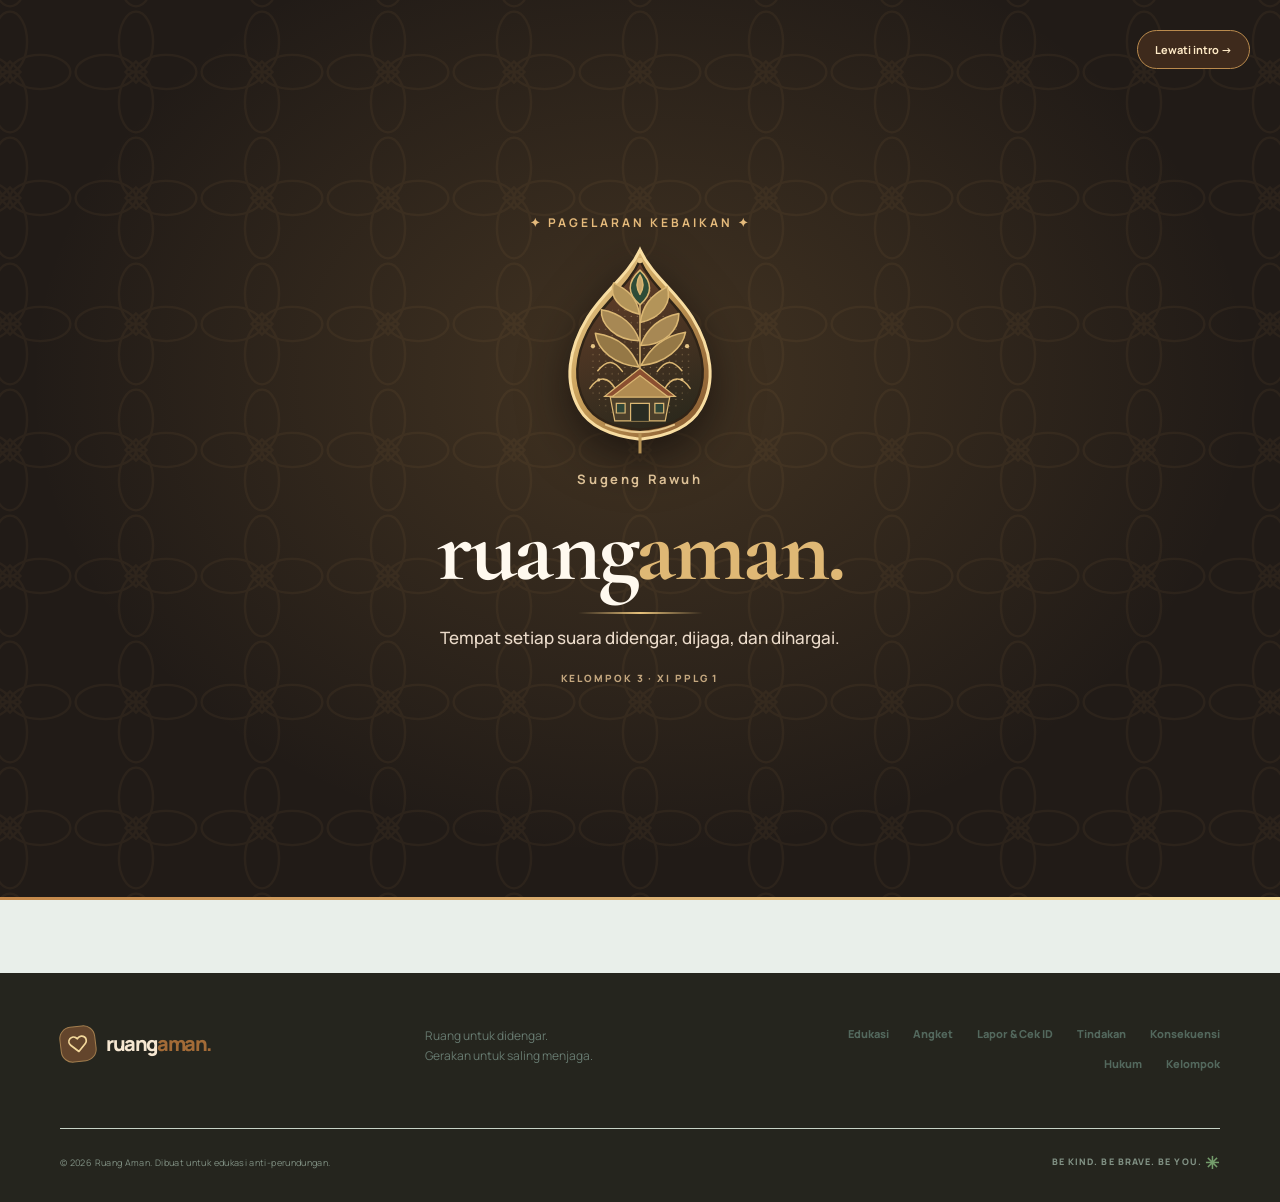
<file: punishment.html>
<!DOCTYPE html>
<html lang="id">
<head>
  <meta charset="UTF-8" />
  <meta name="viewport" content="width=device-width, initial-scale=1.0" />
  <meta name="theme-color" content="#101c29" />
  <meta name="description" content="Ruang Aman adalah portal edukasi anti-bullying untuk mengenali perundungan, mengisi angket, membuat laporan, dan memahami penanganan serta dasar hukumnya." />
  <title>Punishment & Konsekuensi — Ruang Aman</title>
  <link rel="preconnect" href="https://fonts.googleapis.com" />
  <link rel="preconnect" href="https://fonts.gstatic.com" crossorigin />
  <link href="https://fonts.googleapis.com/css2?family=DM+Sans:wght@400;500;600;700;800&family=Manrope:wght@400;500;600;700;800&display=swap" rel="stylesheet" />
  <link href="https://fonts.googleapis.com/css2?family=Cormorant+Garamond:wght@500;600;700&display=swap" rel="stylesheet" />
  <link rel="stylesheet" href="styles.css" />
  <link rel="stylesheet" href="wayang.css" />
  <link rel="stylesheet" href="motion.css" />
  <noscript><style>.ra-intro,.ra-curtain{display:none!important}</style></noscript>
</head>
<body data-page="punishment">

  
  <div class="ra-intro is-hidden" id="ra-intro" aria-hidden="true" aria-label="Pembukaan Ruang Aman">
    <div class="ra-intro__pattern" aria-hidden="true"></div>
    <div class="ra-intro__glow" aria-hidden="true"></div>
    <div class="ra-intro__frame">
      <div class="ra-intro__eyebrow">✦ PAGELARAN KEBAIKAN ✦</div>
      <img class="ra-intro__gunungan" src="gunungan.svg" width="230" height="280" alt="Gunungan Wayang Jawa" />
      <p class="ra-intro__welcome">Sugeng Rawuh</p>
      <h2 class="ra-intro__title">ruang<span>aman.</span></h2>
      <div class="ra-intro__line" aria-hidden="true"></div>
      <p class="ra-intro__message">Tempat setiap suara didengar, dijaga, dan dihargai.</p>
      <p class="ra-intro__credit">KELOMPOK 3 · XI PPLG 1</p>
    </div>
    <button type="button" id="ra-intro-skip" class="ra-intro__skip">Lewati intro <span aria-hidden="true">→</span></button>
    <div class="ra-intro__progress" aria-hidden="true"></div>
  </div>
  
  <div class="ra-curtain" id="ra-curtain" aria-hidden="true">
    <div class="ra-curtain__left" aria-hidden="true"></div>
    <div class="ra-curtain__right" aria-hidden="true"></div>
    <div class="ra-curtain__center"><span class="ra-curtain__eyebrow">RUANG AMAN · SWARA KABECIKAN</span><strong id="ra-curtain-label">Membuka halaman</strong><span class="ra-curtain__line" aria-hidden="true"></span></div>
  </div>

  <svg class="svg-icons" xmlns="http://www.w3.org/2000/svg" aria-hidden="true">
    <symbol id="i-arrow" viewBox="0 0 24 24"><path d="M5 12h14m-6-6 6 6-6 6"/></symbol>
    <symbol id="i-arrow-up" viewBox="0 0 24 24"><path d="M7 17 17 7M8 7h9v9"/></symbol>
    <symbol id="i-heart" viewBox="0 0 24 24"><path d="M20.8 4.6a5.5 5.5 0 0 0-7.8 0L12 5.7l-1.1-1.1a5.5 5.5 0 0 0-7.8 7.8L12 21l8.8-8.6a5.5 5.5 0 0 0 0-7.8Z"/></symbol>
    <symbol id="i-shield" viewBox="0 0 24 24"><path d="m12 22 0 0c-6.2-2.4-9-6.8-9-12V5l9-3 9 3v5c0 5.2-2.8 9.6-9 12Z"/><path d="m8 12 2.8 2.8L16.5 9"/></symbol>
    <symbol id="i-message" viewBox="0 0 24 24"><path d="M20 11.5a8.5 8.5 0 0 1-8.5 8.5 9 9 0 0 1-3.7-.8L3 21l1.8-4.8A8.5 8.5 0 1 1 20 11.5Z"/></symbol>
    <symbol id="i-clipboard" viewBox="0 0 24 24"><rect x="4" y="5" width="16" height="17" rx="2"/><rect x="9" y="2" width="6" height="5" rx="1"/><path d="M8 12h8m-8 4h6"/></symbol>
    <symbol id="i-paper" viewBox="0 0 24 24"><path d="M14 2H6a2 2 0 0 0-2 2v16a2 2 0 0 0 2 2h12a2 2 0 0 0 2-2V8Z"/><path d="M14 2v6h6M8 13h8m-8 4h8"/></symbol>
    <symbol id="i-pen" viewBox="0 0 24 24"><path d="m4 20 4.4-.9L20 7.5 16.5 4 4.9 15.6 4 20Z"/><path d="m14.5 6 3.5 3.5M4 22h16"/></symbol>
    <symbol id="i-scale" viewBox="0 0 24 24"><path d="M12 3v18M5 6h14M7 6l-4 8h8L7 6Zm10 0-4 8h8l-4-8ZM8 21h8"/></symbol>
    <symbol id="i-users" viewBox="0 0 24 24"><circle cx="9" cy="7" r="3"/><path d="M3 20v-2a6 6 0 0 1 12 0v2H3Zm13-15a3 3 0 0 1 0 6m1 4a5 5 0 0 1 4 5"/></symbol>
    <symbol id="i-phone" viewBox="0 0 24 24"><rect x="6" y="2" width="12" height="20" rx="2"/><path d="M11 18h2"/></symbol>
    <symbol id="i-eye" viewBox="0 0 24 24"><path d="M2 12s4-6 10-6 10 6 10 6-4 6-10 6S2 12 2 12Z"/><circle cx="12" cy="12" r="2.5"/></symbol>
    <symbol id="i-hand" viewBox="0 0 24 24"><path d="M9 12V5a2 2 0 0 1 4 0v5-7a2 2 0 0 1 4 0v8-4a2 2 0 0 1 4 0v7c0 5-3.3 8-8 8h-1a8 8 0 0 1-6.5-3.3L2 13.5a2.2 2.2 0 0 1 3.5-2.7L9 15"/></symbol>
    <symbol id="i-check" viewBox="0 0 24 24"><path d="m5 12 4.5 4.5L19 7"/></symbol>
    <symbol id="i-lock" viewBox="0 0 24 24"><rect x="4" y="11" width="16" height="11" rx="2"/><path d="M8 11V7a4 4 0 0 1 8 0v4"/></symbol>
    <symbol id="i-download" viewBox="0 0 24 24"><path d="M12 3v12m-5-5 5 5 5-5M4 17v3h16v-3"/></symbol>
    <symbol id="i-print" viewBox="0 0 24 24"><path d="M6 9V3h12v6M6 18H4a2 2 0 0 1-2-2v-5a2 2 0 0 1 2-2h16a2 2 0 0 1 2 2v5a2 2 0 0 1-2 2h-2"/><path d="M6 15h12v7H6zM18 12h.01"/></symbol>
    <symbol id="i-copy" viewBox="0 0 24 24"><rect x="8" y="8" width="13" height="13" rx="2"/><path d="M16 8V5a2 2 0 0 0-2-2H5a2 2 0 0 0-2 2v9a2 2 0 0 0 2 2h3"/></symbol>
    <symbol id="i-close" viewBox="0 0 24 24"><path d="M5 5 19 19M19 5 5 19"/></symbol>
    <symbol id="i-menu" viewBox="0 0 24 24"><path d="M4 7h16M4 12h16M4 17h16"/></symbol>
    <symbol id="i-alert" viewBox="0 0 24 24"><path d="m12 3 10 18H2L12 3Z"/><path d="M12 9v5m0 3h.01"/></symbol>
    <symbol id="i-chevron" viewBox="0 0 24 24"><path d="m6 9 6 6 6-6"/></symbol>
    <symbol id="i-school" viewBox="0 0 24 24"><path d="m3 10 9-7 9 7v11H3V10Zm0 0h18M9 21v-8h6v8M6 13h.01M18 13h.01"/></symbol>
    <symbol id="i-book" viewBox="0 0 24 24"><path d="M12 6a8 8 0 0 0-9-2v15a8 8 0 0 1 9 2 8 8 0 0 1 9-2V4a8 8 0 0 0-9 2Zm0 0v15"/></symbol>
  </svg>

  <div class="announcement"><span class="announcement-dot"></span><span>RUANG AMAN • SEMANGAT JAWA</span><span class="announcement-separator"></span><span class="announcement-muted">Ajining diri saka lathi — setiap kata berarti.</span></div>

  <header class="site-header" id="top">
    <div class="container nav-wrap">
      <a href="index.html" class="brand" aria-label="Ruang Aman, ke beranda"><span class="brand-mark"><svg class="icon"><use href="#i-heart" /></svg></span><span>ruang<span class="brand-accent">aman.</span></span></a>
      <nav class="desktop-nav" aria-label="Navigasi utama">
        <a href="edukasi.html">Kenali Bullying</a><a href="angket.html">Angket</a><a href="laporan.html">Lapor & Cek ID</a><a href="tindakan.html">Penanganan</a><a href="punishment.html">Punishment</a><a href="hukum.html">Dasar Hukum</a><a href="kelompok.html">Kelompok</a>
      </nav>
      <div class="nav-actions"><a class="button button-dark button-sm" href="laporan.html">Buat Laporan <svg class="icon"><use href="#i-arrow-up" /></svg></a></div>
    </div>
  </header>

  <main><div class="subpage-strip"><div class="container"><a href="index.html"><svg class="icon"><use href="#i-arrow" /></svg> KEMBALI KE BERANDA</a><span>RUANG AMAN <b>/</b> 05 — KONSEKUENSI</span></div></div><section class="section consequence-section" id="punishment"><div class="container"><div class="section-heading reveal"><div><span class="section-kicker"><span class="kicker-circle"></span> 05 / KONSEKUENSI</span><h2>Konsekuensi harus<br/><em>mendidik, bukan menyakiti.</em></h2></div><p>“Punishment” bukan balas dendam. Setiap tindakan perlu mempertimbangkan tingkat kejadian, usia, kebutuhan perlindungan, dan aturan yang berlaku.</p></div>
      <div class="consequence-grid"><article class="consequence-card reveal"><span class="consequence-icon"><svg class="icon"><use href="#i-message" /></svg></span><span class="consequence-no">01</span><h3>Teguran & refleksi</h3><p>Menjelaskan dampak perilaku, mengakui kesalahan, dan membuat komitmen perubahan yang jelas.</p></article><article class="consequence-card reveal"><span class="consequence-icon"><svg class="icon"><use href="#i-book" /></svg></span><span class="consequence-no">02</span><h3>Pembinaan & konseling</h3><p>Pendampingan perilaku, penguatan empati, dan keterlibatan guru serta orang tua.</p></article><article class="consequence-card reveal"><span class="consequence-icon"><svg class="icon"><use href="#i-school" /></svg></span><span class="consequence-no">03</span><h3>Disiplin sesuai aturan</h3><p>Tindakan administratif yang adil menurut tata tertib sekolah dan ketentuan pendidikan, bukan hukuman mempermalukan.</p></article><article class="consequence-card reveal"><span class="consequence-icon"><svg class="icon"><use href="#i-scale" /></svg></span><span class="consequence-no">04</span><h3>Rujukan bila serius</h3><p>Jika ada dugaan tindak pidana atau bahaya serius, libatkan pihak berwenang melalui jalur perlindungan yang tepat.</p></article></div>
      <div class="consequence-alert"><svg class="icon"><use href="#i-alert" /></svg><p>Tidak dibenarkan melakukan kekerasan balasan, mempermalukan siswa di depan umum, menyebarkan identitas korban, atau menjatuhkan sanksi tanpa pemeriksaan yang adil.</p></div>
    </div></section></main>

  <footer class="footer"><div class="container footer-top"><a href="index.html" class="brand footer-brand"><span class="brand-mark"><svg class="icon"><use href="#i-heart" /></svg></span><span>ruang<span class="brand-accent">aman.</span></span></a><span>Ruang untuk didengar.<br/>Gerakan untuk saling menjaga.</span><div class="footer-links"><a href="edukasi.html">Edukasi</a><a href="angket.html">Angket</a><a href="laporan.html">Lapor & Cek ID</a><a href="tindakan.html">Tindakan</a><a href="punishment.html">Konsekuensi</a><a href="hukum.html">Hukum</a><a href="kelompok.html">Kelompok</a></div></div><div class="container footer-bottom"><span>© 2026 Ruang Aman. Dibuat untuk edukasi anti-perundungan.</span><span>BE KIND. BE BRAVE. BE YOU. <span class="footer-star">✳</span></span></div></footer>

  <nav class="bottom-dock" aria-label="Navigasi cepat"><a href="index.html" aria-label="Beranda"><svg class="icon"><use href="#i-heart" /></svg><span>Beranda</span></a><a href="angket.html" aria-label="Angket"><svg class="icon"><use href="#i-clipboard" /></svg><span>Angket</span></a><a href="laporan.html" aria-label="Halaman laporan"><svg class="icon"><use href="#i-message" /></svg><span>Lapor/Cek</span></a><a href="hukum.html" aria-label="Hukum"><svg class="icon"><use href="#i-scale" /></svg><span>Hukum</span></a><a href="kelompok.html" aria-label="Kelompok"><svg class="icon"><use href="#i-users" /></svg><span>Kelompok</span></a></nav>

  <div class="modal-overlay" id="modal-overlay" aria-hidden="true"><div class="modal-dialog" role="dialog" aria-modal="true" aria-labelledby="modal-title"><div class="modal-header"><a href="index.html" class="brand modal-brand"><span class="brand-mark"><svg class="icon"><use href="#i-heart" /></svg></span><span>ruang<span class="brand-accent">aman.</span></span></a><button class="modal-close" id="modal-close" aria-label="Tutup formulir"><svg class="icon"><use href="#i-close" /></svg></button></div><div class="modal-content" id="modal-content"></div></div></div>
  <div class="toast" id="toast" role="status" aria-live="polite"></div>

    <script src="members.js"></script>
  <script src="app.js"></script>
  <script src="motion.js"></script>
</body>
</html>
</file>
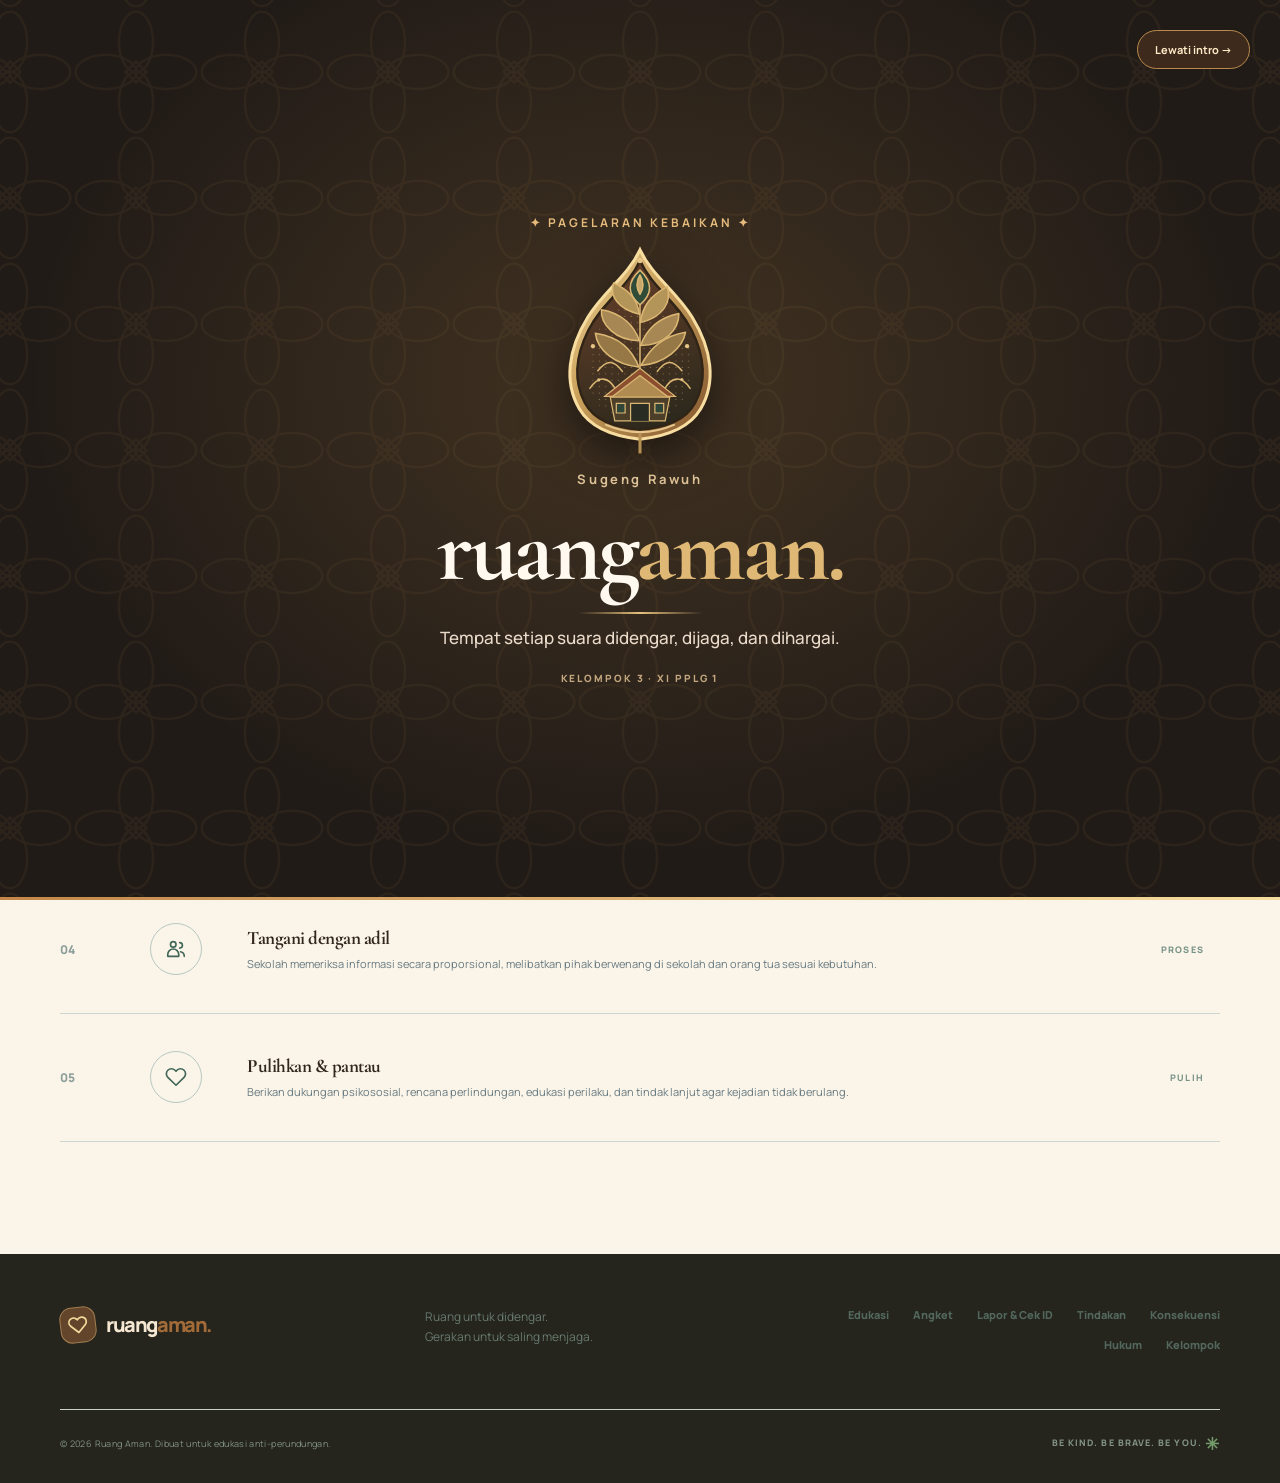
<file: tindakan.html>
<!DOCTYPE html>
<html lang="id">
<head>
  <meta charset="UTF-8" />
  <meta name="viewport" content="width=device-width, initial-scale=1.0" />
  <meta name="theme-color" content="#101c29" />
  <meta name="description" content="Ruang Aman adalah portal edukasi anti-bullying untuk mengenali perundungan, mengisi angket, membuat laporan, dan memahami penanganan serta dasar hukumnya." />
  <title>Langkah Penanganan — Ruang Aman</title>
  <link rel="preconnect" href="https://fonts.googleapis.com" />
  <link rel="preconnect" href="https://fonts.gstatic.com" crossorigin />
  <link href="https://fonts.googleapis.com/css2?family=DM+Sans:wght@400;500;600;700;800&family=Manrope:wght@400;500;600;700;800&display=swap" rel="stylesheet" />
  <link href="https://fonts.googleapis.com/css2?family=Cormorant+Garamond:wght@500;600;700&display=swap" rel="stylesheet" />
  <link rel="stylesheet" href="styles.css" />
  <link rel="stylesheet" href="wayang.css" />
  <link rel="stylesheet" href="motion.css" />
  <noscript><style>.ra-intro,.ra-curtain{display:none!important}</style></noscript>
</head>
<body data-page="tindakan">

  
  <div class="ra-intro is-hidden" id="ra-intro" aria-hidden="true" aria-label="Pembukaan Ruang Aman">
    <div class="ra-intro__pattern" aria-hidden="true"></div>
    <div class="ra-intro__glow" aria-hidden="true"></div>
    <div class="ra-intro__frame">
      <div class="ra-intro__eyebrow">✦ PAGELARAN KEBAIKAN ✦</div>
      <img class="ra-intro__gunungan" src="gunungan.svg" width="230" height="280" alt="Gunungan Wayang Jawa" />
      <p class="ra-intro__welcome">Sugeng Rawuh</p>
      <h2 class="ra-intro__title">ruang<span>aman.</span></h2>
      <div class="ra-intro__line" aria-hidden="true"></div>
      <p class="ra-intro__message">Tempat setiap suara didengar, dijaga, dan dihargai.</p>
      <p class="ra-intro__credit">KELOMPOK 3 · XI PPLG 1</p>
    </div>
    <button type="button" id="ra-intro-skip" class="ra-intro__skip">Lewati intro <span aria-hidden="true">→</span></button>
    <div class="ra-intro__progress" aria-hidden="true"></div>
  </div>
  
  <div class="ra-curtain" id="ra-curtain" aria-hidden="true">
    <div class="ra-curtain__left" aria-hidden="true"></div>
    <div class="ra-curtain__right" aria-hidden="true"></div>
    <div class="ra-curtain__center"><span class="ra-curtain__eyebrow">RUANG AMAN · SWARA KABECIKAN</span><strong id="ra-curtain-label">Membuka halaman</strong><span class="ra-curtain__line" aria-hidden="true"></span></div>
  </div>

  <svg class="svg-icons" xmlns="http://www.w3.org/2000/svg" aria-hidden="true">
    <symbol id="i-arrow" viewBox="0 0 24 24"><path d="M5 12h14m-6-6 6 6-6 6"/></symbol>
    <symbol id="i-arrow-up" viewBox="0 0 24 24"><path d="M7 17 17 7M8 7h9v9"/></symbol>
    <symbol id="i-heart" viewBox="0 0 24 24"><path d="M20.8 4.6a5.5 5.5 0 0 0-7.8 0L12 5.7l-1.1-1.1a5.5 5.5 0 0 0-7.8 7.8L12 21l8.8-8.6a5.5 5.5 0 0 0 0-7.8Z"/></symbol>
    <symbol id="i-shield" viewBox="0 0 24 24"><path d="m12 22 0 0c-6.2-2.4-9-6.8-9-12V5l9-3 9 3v5c0 5.2-2.8 9.6-9 12Z"/><path d="m8 12 2.8 2.8L16.5 9"/></symbol>
    <symbol id="i-message" viewBox="0 0 24 24"><path d="M20 11.5a8.5 8.5 0 0 1-8.5 8.5 9 9 0 0 1-3.7-.8L3 21l1.8-4.8A8.5 8.5 0 1 1 20 11.5Z"/></symbol>
    <symbol id="i-clipboard" viewBox="0 0 24 24"><rect x="4" y="5" width="16" height="17" rx="2"/><rect x="9" y="2" width="6" height="5" rx="1"/><path d="M8 12h8m-8 4h6"/></symbol>
    <symbol id="i-paper" viewBox="0 0 24 24"><path d="M14 2H6a2 2 0 0 0-2 2v16a2 2 0 0 0 2 2h12a2 2 0 0 0 2-2V8Z"/><path d="M14 2v6h6M8 13h8m-8 4h8"/></symbol>
    <symbol id="i-pen" viewBox="0 0 24 24"><path d="m4 20 4.4-.9L20 7.5 16.5 4 4.9 15.6 4 20Z"/><path d="m14.5 6 3.5 3.5M4 22h16"/></symbol>
    <symbol id="i-scale" viewBox="0 0 24 24"><path d="M12 3v18M5 6h14M7 6l-4 8h8L7 6Zm10 0-4 8h8l-4-8ZM8 21h8"/></symbol>
    <symbol id="i-users" viewBox="0 0 24 24"><circle cx="9" cy="7" r="3"/><path d="M3 20v-2a6 6 0 0 1 12 0v2H3Zm13-15a3 3 0 0 1 0 6m1 4a5 5 0 0 1 4 5"/></symbol>
    <symbol id="i-phone" viewBox="0 0 24 24"><rect x="6" y="2" width="12" height="20" rx="2"/><path d="M11 18h2"/></symbol>
    <symbol id="i-eye" viewBox="0 0 24 24"><path d="M2 12s4-6 10-6 10 6 10 6-4 6-10 6S2 12 2 12Z"/><circle cx="12" cy="12" r="2.5"/></symbol>
    <symbol id="i-hand" viewBox="0 0 24 24"><path d="M9 12V5a2 2 0 0 1 4 0v5-7a2 2 0 0 1 4 0v8-4a2 2 0 0 1 4 0v7c0 5-3.3 8-8 8h-1a8 8 0 0 1-6.5-3.3L2 13.5a2.2 2.2 0 0 1 3.5-2.7L9 15"/></symbol>
    <symbol id="i-check" viewBox="0 0 24 24"><path d="m5 12 4.5 4.5L19 7"/></symbol>
    <symbol id="i-lock" viewBox="0 0 24 24"><rect x="4" y="11" width="16" height="11" rx="2"/><path d="M8 11V7a4 4 0 0 1 8 0v4"/></symbol>
    <symbol id="i-download" viewBox="0 0 24 24"><path d="M12 3v12m-5-5 5 5 5-5M4 17v3h16v-3"/></symbol>
    <symbol id="i-print" viewBox="0 0 24 24"><path d="M6 9V3h12v6M6 18H4a2 2 0 0 1-2-2v-5a2 2 0 0 1 2-2h16a2 2 0 0 1 2 2v5a2 2 0 0 1-2 2h-2"/><path d="M6 15h12v7H6zM18 12h.01"/></symbol>
    <symbol id="i-copy" viewBox="0 0 24 24"><rect x="8" y="8" width="13" height="13" rx="2"/><path d="M16 8V5a2 2 0 0 0-2-2H5a2 2 0 0 0-2 2v9a2 2 0 0 0 2 2h3"/></symbol>
    <symbol id="i-close" viewBox="0 0 24 24"><path d="M5 5 19 19M19 5 5 19"/></symbol>
    <symbol id="i-menu" viewBox="0 0 24 24"><path d="M4 7h16M4 12h16M4 17h16"/></symbol>
    <symbol id="i-alert" viewBox="0 0 24 24"><path d="m12 3 10 18H2L12 3Z"/><path d="M12 9v5m0 3h.01"/></symbol>
    <symbol id="i-chevron" viewBox="0 0 24 24"><path d="m6 9 6 6 6-6"/></symbol>
    <symbol id="i-school" viewBox="0 0 24 24"><path d="m3 10 9-7 9 7v11H3V10Zm0 0h18M9 21v-8h6v8M6 13h.01M18 13h.01"/></symbol>
    <symbol id="i-book" viewBox="0 0 24 24"><path d="M12 6a8 8 0 0 0-9-2v15a8 8 0 0 1 9 2 8 8 0 0 1 9-2V4a8 8 0 0 0-9 2Zm0 0v15"/></symbol>
  </svg>

  <div class="announcement"><span class="announcement-dot"></span><span>RUANG AMAN • SEMANGAT JAWA</span><span class="announcement-separator"></span><span class="announcement-muted">Ajining diri saka lathi — setiap kata berarti.</span></div>

  <header class="site-header" id="top">
    <div class="container nav-wrap">
      <a href="index.html" class="brand" aria-label="Ruang Aman, ke beranda"><span class="brand-mark"><svg class="icon"><use href="#i-heart" /></svg></span><span>ruang<span class="brand-accent">aman.</span></span></a>
      <nav class="desktop-nav" aria-label="Navigasi utama">
        <a href="edukasi.html">Kenali Bullying</a><a href="angket.html">Angket</a><a href="laporan.html">Lapor & Cek ID</a><a href="tindakan.html">Penanganan</a><a href="punishment.html">Punishment</a><a href="hukum.html">Dasar Hukum</a><a href="kelompok.html">Kelompok</a>
      </nav>
      <div class="nav-actions"><a class="button button-dark button-sm" href="laporan.html">Buat Laporan <svg class="icon"><use href="#i-arrow-up" /></svg></a></div>
    </div>
  </header>

  <main><div class="subpage-strip"><div class="container"><a href="index.html"><svg class="icon"><use href="#i-arrow" /></svg> KEMBALI KE BERANDA</a><span>RUANG AMAN <b>/</b> 04 — TINDAKAN</span></div></div><section class="section action-section" id="tindakan"><div class="container"><div class="section-heading reveal"><div><span class="section-kicker"><span class="kicker-circle"></span> 04 / TINDAKAN</span><h2>Saat bullying terjadi,<br/><em>apa yang dilakukan?</em></h2></div><p>Respons yang baik berfokus pada keselamatan, pendampingan, pemeriksaan yang adil, dan pemulihan semua pihak.</p></div>
      <div class="steps-list">
        <article class="step reveal"><span class="step-no">01</span><div class="step-icon"><svg class="icon"><use href="#i-shield" /></svg></div><div><h3>Pastikan keselamatan</h3><p>Hentikan situasi berbahaya tanpa membalas kekerasan. Cari tempat aman dan segera hubungi guru, wali kelas, atau orang dewasa tepercaya.</p></div><span class="step-tag">SEGERA</span></article>
        <article class="step reveal"><span class="step-no">02</span><div class="step-icon"><svg class="icon"><use href="#i-heart" /></svg></div><div><h3>Dengarkan & dampingi</h3><p>Terima cerita tanpa menyalahkan korban. Jaga kerahasiaan seperlunya dan jangan memaksa korban bertemu pelaku.</p></div><span class="step-tag">EMPATI</span></article>
        <article class="step reveal"><span class="step-no">03</span><div class="step-icon"><svg class="icon"><use href="#i-clipboard" /></svg></div><div><h3>Catat & laporkan</h3><p>Catat waktu, tempat, saksi, dan kronologi. Simpan bukti digital yang relevan tanpa menyebarluaskannya.</p></div><span class="step-tag">BUKTI</span></article>
        <article class="step reveal"><span class="step-no">04</span><div class="step-icon"><svg class="icon"><use href="#i-users" /></svg></div><div><h3>Tangani dengan adil</h3><p>Sekolah memeriksa informasi secara proporsional, melibatkan pihak berwenang di sekolah dan orang tua sesuai kebutuhan.</p></div><span class="step-tag">PROSES</span></article>
        <article class="step reveal"><span class="step-no">05</span><div class="step-icon"><svg class="icon"><use href="#i-heart" /></svg></div><div><h3>Pulihkan & pantau</h3><p>Berikan dukungan psikososial, rencana perlindungan, edukasi perilaku, dan tindak lanjut agar kejadian tidak berulang.</p></div><span class="step-tag">PULIH</span></article>
      </div>
    </div></section></main>

  <footer class="footer"><div class="container footer-top"><a href="index.html" class="brand footer-brand"><span class="brand-mark"><svg class="icon"><use href="#i-heart" /></svg></span><span>ruang<span class="brand-accent">aman.</span></span></a><span>Ruang untuk didengar.<br/>Gerakan untuk saling menjaga.</span><div class="footer-links"><a href="edukasi.html">Edukasi</a><a href="angket.html">Angket</a><a href="laporan.html">Lapor & Cek ID</a><a href="tindakan.html">Tindakan</a><a href="punishment.html">Konsekuensi</a><a href="hukum.html">Hukum</a><a href="kelompok.html">Kelompok</a></div></div><div class="container footer-bottom"><span>© 2026 Ruang Aman. Dibuat untuk edukasi anti-perundungan.</span><span>BE KIND. BE BRAVE. BE YOU. <span class="footer-star">✳</span></span></div></footer>

  <nav class="bottom-dock" aria-label="Navigasi cepat"><a href="index.html" aria-label="Beranda"><svg class="icon"><use href="#i-heart" /></svg><span>Beranda</span></a><a href="angket.html" aria-label="Angket"><svg class="icon"><use href="#i-clipboard" /></svg><span>Angket</span></a><a href="laporan.html" aria-label="Halaman laporan"><svg class="icon"><use href="#i-message" /></svg><span>Lapor/Cek</span></a><a href="hukum.html" aria-label="Hukum"><svg class="icon"><use href="#i-scale" /></svg><span>Hukum</span></a><a href="kelompok.html" aria-label="Kelompok"><svg class="icon"><use href="#i-users" /></svg><span>Kelompok</span></a></nav>

  <div class="modal-overlay" id="modal-overlay" aria-hidden="true"><div class="modal-dialog" role="dialog" aria-modal="true" aria-labelledby="modal-title"><div class="modal-header"><a href="index.html" class="brand modal-brand"><span class="brand-mark"><svg class="icon"><use href="#i-heart" /></svg></span><span>ruang<span class="brand-accent">aman.</span></span></a><button class="modal-close" id="modal-close" aria-label="Tutup formulir"><svg class="icon"><use href="#i-close" /></svg></button></div><div class="modal-content" id="modal-content"></div></div></div>
  <div class="toast" id="toast" role="status" aria-live="polite"></div>

    <script src="members.js"></script>
  <script src="app.js"></script>
  <script src="motion.js"></script>
</body>
</html>
</file>
<file: styles.css>
:root{--ink:#142532;--deep:#111f2c;--deep2:#192f3d;--paper:#fbfaf5;--cream:#f2f0e8;--line:#e2e4dd;--muted:#66737a;--lime:#d3fb78;--blue:#a8dafa;--peach:#f9cfbb;--radius:24px}
*{box-sizing:border-box}html{scroll-behavior:smooth;scroll-padding-top:88px}body{margin:0;font-family:Manrope,'DM Sans',sans-serif;background:var(--paper);color:var(--ink);-webkit-font-smoothing:antialiased}button,input,textarea,select{font:inherit}button{cursor:pointer}a{color:inherit;text-decoration:none}a:focus-visible,button:focus-visible,input:focus-visible,textarea:focus-visible,select:focus-visible{outline:3px solid #6bcaeb;outline-offset:3px}::selection{background:var(--lime);color:var(--ink)}.container{width:min(1160px,calc(100% - 56px));margin-inline:auto}.icon{width:20px;height:20px;display:inline-block;flex:none;fill:none;stroke:currentColor;stroke-width:1.8;stroke-linecap:round;stroke-linejoin:round}.svg-icons{position:absolute;left:-9999px;width:0;height:0;overflow:hidden}.button{min-height:54px;display:inline-flex;align-items:center;justify-content:center;gap:20px;border-radius:100px;padding:14px 23px;font-size:13px;font-weight:800;letter-spacing:-.01em;transition:transform .25s,box-shadow .25s,background .25s;white-space:nowrap;border:1px solid transparent}.button .icon{height:18px;width:18px}.button:hover{transform:translateY(-3px)}.button:active{transform:scale(.98)}.button-lime{background:var(--lime);color:var(--ink)}.button-lime:hover{box-shadow:0 9px 30px #bde86c43;background:#defe99}.button-dark{background:var(--deep);color:#fff}.button-dark:hover{background:#2b4557;box-shadow:0 9px 25px #10222a20}.button-ghost{background:transparent;border-color:#8b9ba5;color:#fff}.button-ghost:hover{background:#ffffff17}.button-sm{min-height:43px;padding:9px 17px;font-size:11px;gap:11px}.button-sm .icon{width:15px}.announcement{height:34px;background:var(--lime);display:flex;align-items:center;justify-content:center;gap:13px;font-size:9px;font-weight:800;letter-spacing:.16em}.announcement-dot{height:7px;width:7px;border-radius:50%;background:var(--ink)}.announcement-muted{font-weight:600;letter-spacing:0}.announcement-separator{height:14px;width:1px;background:#2643323a}.site-header{position:sticky;top:0;z-index:80;background:#fbfaf5ee;backdrop-filter:blur(18px);border-bottom:1px solid #1425320d}.nav-wrap{min-height:74px;display:flex;align-items:center;justify-content:space-between;gap:25px}.brand{display:flex;align-items:center;gap:10px;font-size:20px;font-weight:800;letter-spacing:-.07em;white-space:nowrap}.brand-mark{background:var(--deep);color:var(--lime);height:36px;width:36px;border-radius:12px;display:grid;place-items:center;transform:rotate(-7deg)}.brand-mark .icon{width:20px;height:20px;stroke-width:2.1}.brand-accent{color:#718c61}.desktop-nav{display:flex;gap:28px;align-items:center}.desktop-nav a{font-size:11px;font-weight:800;color:#5b6870;transition:color .2s}.desktop-nav a:hover{color:var(--ink)}.nav-actions{display:flex;gap:10px;align-items:center}.hero{background:var(--deep);color:white;position:relative;overflow:hidden}.hero:before{content:"";position:absolute;inset:0;background-image:linear-gradient(#ffffff06 1px,transparent 1px),linear-gradient(90deg,#ffffff06 1px,transparent 1px);background-size:68px 68px;opacity:.55;mask-image:linear-gradient(90deg,transparent 3%,#000 52%)}.hero:after{content:"";position:absolute;top:-160px;right:-120px;width:600px;height:600px;background:radial-gradient(circle,#76a0b91c,transparent 66%);pointer-events:none}.hero-grid{position:relative;z-index:1;display:grid;grid-template-columns:1.03fr .97fr;align-items:center;min-height:635px;gap:25px;padding-top:42px;padding-bottom:35px}.hero-copy{padding-block:24px}.eyebrow,.section-kicker{display:flex;align-items:center;gap:10px;font-size:10px;letter-spacing:.19em;font-weight:800}.eyebrow-light{color:#cbe99b}.eyebrow-line{width:24px;height:1px;background:var(--lime)}.hero h1{font-size:clamp(55px,5.85vw,82px);line-height:1.04;letter-spacing:-.075em;font-weight:800;margin:28px 0 24px;max-width:650px}.hero h1 span:not(.hero-period){font-family:Georgia,serif;font-style:italic;font-weight:400;color:var(--lime);letter-spacing:-.065em}.hero-period{color:var(--lime)}.hero-lead{font-size:15px;line-height:1.95;max-width:455px;color:#afbdc5;margin:0}.hero-buttons{display:flex;gap:12px;align-items:center;flex-wrap:wrap;margin-top:34px}.hero-assurance{display:flex;align-items:center;gap:13px;margin-top:50px;color:#98aab6;font-size:11px}.hero-assurance strong{color:white}.assurance-icon{border:1px solid #768d9d6b;border-radius:100px;width:36px;height:36px;display:grid;place-items:center}.assurance-icon .icon{color:var(--lime);width:16px}.hero-art{height:495px;position:relative;isolation:isolate}.art-halo{position:absolute;left:50%;top:50%;transform:translate(-50%,-50%);border:1px solid #9eafb632;border-radius:50%}.art-halo-1{width:410px;height:410px}.art-halo-2{width:530px;height:530px}.art-spark{position:absolute;color:var(--lime);font-size:45px;line-height:1}.art-spark-1{left:5%;top:18%}.art-spark-2{right:1%;bottom:25%;font-size:20px}.student-illustration{position:absolute;width:100%;height:340px;left:0;top:105px;display:flex;justify-content:center;align-items:end;filter:drop-shadow(0 28px 20px #04182233)}.person{position:absolute;bottom:14px;width:175px;height:275px}.person-head{position:absolute;top:35px;left:37px;width:105px;height:123px;border-radius:47% 47% 46% 46%;background:#e8a77c;z-index:2}.person-head:before,.person-head:after{content:"";position:absolute;top:66px;width:5px;height:5px;border-radius:50%;background:#243d48}.person-head:before{left:36px}.person-head:after{right:32px}.person-head span{position:absolute;bottom:32px;left:47px;height:8px;width:17px;border-bottom:2px solid #915d4b;border-radius:50%}.person-body{position:absolute;bottom:0;width:175px;height:135px;border-radius:85px 85px 22px 22px;background:#85b9bf}.person-back{z-index:1;transform:translateX(-116px) rotate(-12deg) scale(.86);transform-origin:bottom}.person-back .person-head{background:#9c5a3b}.person-back .person-head:before,.person-back .person-head:after{background:#211c1c}.person-back .person-head span{border-color:#623a2c}.person-back .person-head:after{box-shadow:0 0 0 0}.person-back .person-body{background:#d8eabc}.person-front{z-index:3;transform:translateX(-16px);height:300px}.person-front .person-head{top:30px;left:35px;width:112px;height:125px;background:#f3ba8a}.person-front .person-body{background:#b7d9f0;height:145px}.person-hair{position:absolute;top:16px;left:24px;width:130px;height:97px;border-radius:57% 53% 22% 13%;background:#26333a;z-index:3;clip-path:polygon(0 0,100% 0,100% 85%,78% 71%,65% 45%,48% 76%,22% 58%,0 94%)}.person-right{z-index:2;transform:translateX(112px) rotate(12deg) scale(.91);transform-origin:bottom}.person-right .person-head{background:#cc8763}.person-right .person-body{background:#d9baa3}.person-right .person-hair{background:#53362e;clip-path:polygon(0 0,100% 0,100% 70%,85% 48%,70% 60%,48% 32%,25% 64%,0 84%)}.support-card{position:absolute;display:flex;align-items:center;z-index:5;box-shadow:0 15px 45px #00192842}.support-card-top{top:35px;right:8%;gap:12px;background:var(--lime);color:var(--ink);transform:rotate(8deg);border-radius:18px;padding:17px 21px 17px 15px;font-size:13px;line-height:1.5}.support-card-icon{height:39px;width:39px;border:1px solid #14253239;border-radius:50%;display:grid;place-items:center}.support-card-icon .icon{height:19px}.support-card-bottom{left:0;bottom:38px;gap:12px;background:white;color:var(--ink);padding:12px 14px;border-radius:15px;transform:rotate(-5deg);font-size:12px}.support-card-bottom strong{display:block}.support-card-bottom small{display:block;color:#809099;font-size:9px;margin-top:4px}.mini-avatar{height:37px;width:37px;background:#e6f1e4;border-radius:11px;display:grid;place-items:center}.mini-avatar .icon{width:19px}.arrow-art{width:16px;margin-left:6px}.hero-art-label{position:absolute;right:0;bottom:18px;font-size:11px;letter-spacing:.13em;color:#a6bcc4;transform:rotate(-90deg) translateX(40px);transform-origin:bottom right}.hero-art-label strong{color:white}.hero-art-label span{color:var(--lime)}.hero-bottom{position:relative;z-index:1;border-top:1px solid #ffffff28;padding:22px 0;display:flex;justify-content:space-between;font-size:9px;font-weight:800;letter-spacing:.2em;color:#9dafb8}.scroll-arrow{font-size:20px;color:var(--lime);padding-left:8px}.principles{background:#e8f0e8;border-bottom:1px solid var(--line)}.principles-grid{display:grid;grid-template-columns:repeat(3,1fr)}.principles-grid>div{display:flex;align-items:center;gap:12px;min-height:114px;padding:22px 27px;border-left:1px solid #b8c9bf}.principles-grid>div:last-child{border-right:1px solid #b8c9bf}.principle-number{font-size:10px;font-weight:800;color:#6a8e7d;align-self:flex-start}.principles-grid .icon{width:28px;height:28px;color:#385e52;margin-right:4px}.principles strong{font-size:12px;white-space:nowrap}.principles-grid>div>span:last-child{font-size:10px;color:#6d8075;line-height:1.5}.section{padding:112px 0}.section-heading{display:flex;justify-content:space-between;align-items:end;gap:56px;margin-bottom:48px}.section-kicker{color:#526a60;margin-bottom:24px}.kicker-circle{height:7px;width:7px;background:#77a992;border-radius:50%}.section h2,.closing h2,.report-section h2{font-size:clamp(39px,4.7vw,66px);letter-spacing:-.07em;line-height:1.13;margin:0;font-weight:800}.section h2 em,.closing h2 em,.report-section h2 em{font-family:Georgia,serif;font-weight:400;letter-spacing:-.055em}.section-heading>p{width:310px;max-width:100%;font-size:13px;line-height:1.9;color:var(--muted);margin:0 0 7px}.types-grid{display:grid;grid-template-columns:repeat(4,1fr);gap:14px}.type-card{min-height:290px;padding:23px;display:flex;flex-direction:column;border-radius:19px;position:relative;overflow:hidden;transition:transform .3s}.type-card:hover{transform:translateY(-7px)}.type-card-blue{background:#d5e9f4}.type-card-peach{background:#f5d7c8}.type-card-cream{background:#ece9de}.type-card-navy{background:var(--deep);color:white}.type-icon{width:57px;height:57px;border:1px solid #26363f41;border-radius:17px;display:grid;place-items:center;margin-bottom:auto}.type-icon .icon{width:26px;height:26px}.type-card-navy .type-icon{border-color:#c0d0d651}.type-index{font-size:10px;letter-spacing:.16em;font-weight:800;opacity:.65;margin:33px 0 8px}.type-card h3{font-size:20px;letter-spacing:-.04em;margin:0 0 8px}.type-card p{font-size:11px;line-height:1.75;color:#62717a;margin:0;max-width:210px}.type-card-navy p{color:#a4b4be}.type-decoration{position:absolute;right:20px;top:20px;font-size:24px}.definition-note{display:flex;gap:15px;align-items:center;border-bottom:1px solid #cdd4cd;padding:29px 0;margin-top:18px}.definition-note .icon{color:#688b6a;width:22px;height:22px}.definition-note p{font-size:12px;line-height:1.8;margin:0;color:#69777c}.definition-note strong{color:var(--ink)}.section-survey{background:#f1f3ee}.survey-grid{display:grid;grid-template-columns:1fr 1fr;gap:18px}.survey-card{border-radius:24px;min-height:610px;padding:25px;overflow:hidden;display:flex;flex-direction:column}.survey-paper{background:#dfebeb}.survey-digital{background:#cde4b5}.survey-card-header{display:flex;justify-content:space-between;align-items:center}.pill{font-size:9px;font-weight:800;letter-spacing:.12em;border:1px solid #738d9288;border-radius:100px;padding:8px 12px}.pill-dark{background:var(--deep);border-color:var(--deep);color:white}.survey-id{font-size:10px;font-weight:800;color:#536f71}.paper-graphic{height:320px;position:relative;display:flex;align-items:center;justify-content:center;perspective:800px}.paper-sheet{width:245px;height:285px;background:white;border-radius:8px;box-shadow:12px 15px 0 #b7d3d3,20px 27px 30px #32576524;transform:rotate(-7deg);padding:28px 20px}.paper-top{display:flex;gap:11px;align-items:center;font-size:10px;line-height:1.5;color:#304651}.paper-symbol{height:34px;width:34px;border-radius:9px;background:#eaf4ef;display:grid;place-items:center}.paper-symbol .icon{width:19px}.paper-bars{margin:18px 0;display:flex;flex-direction:column;gap:5px}.paper-bars span{background:#d8e0df;height:5px;border-radius:5px}.paper-bars span:last-child{width:65%}.paper-question{margin-top:18px}.paper-line{width:100%;height:7px;background:#dfe8e4;border-radius:7px}.paper-line.short{width:77%}.paper-options{display:flex;gap:18px;margin-top:11px}.paper-options i{height:11px;width:11px;border:1.6px solid #8bafab;border-radius:4px}.paper-clip{position:absolute;background:#86b9ab;height:50px;width:18px;border-radius:8px;top:25px;right:26%;transform:rotate(-7deg)}.survey-info{margin-top:auto;display:flex;align-items:start;flex-direction:column}.survey-small-label{font-size:10px;letter-spacing:.15em;font-weight:800;color:#65827d}.survey-info h3{font-size:30px;letter-spacing:-.06em;margin:9px 0 4px}.survey-info p{font-size:12px;line-height:1.8;color:#5c7476;max-width:360px;margin:0 0 23px}.survey-digital .survey-info p{color:#4d664d}.digital-graphic{align-self:center;margin-top:38px;width:min(340px,100%);height:274px;background:var(--deep);border-radius:20px 20px 12px 12px;color:#fff;padding:22px 25px;box-shadow:14px 18px 0 #8dae83;position:relative;transform:rotate(4deg)}.digital-progress{display:flex;justify-content:space-between;font-size:9px;letter-spacing:.13em;font-weight:800;color:#a5c1c9}.digital-progress-bar{height:4px;background:#455962;border-radius:20px;margin:12px 0 22px}.digital-progress-bar span{width:17%;height:100%;display:block;border-radius:20px;background:var(--lime)}.digital-question{font-size:15px;line-height:1.4;margin-bottom:15px}.digital-question strong{font-size:18px}.digital-answer{height:34px;border:1px solid #556c74;border-radius:9px;margin-bottom:7px;display:flex;align-items:center;gap:10px;padding:0 13px;font-size:10px;color:#bdcbd0}.digital-answer.selected{border-color:var(--lime);color:#fff;background:#d3fb7812}.digital-answer .icon{width:12px;margin-left:auto;color:var(--lime)}.radio-dot{width:12px;height:12px;border:1px solid #a4b6b5;border-radius:50%}.selected .radio-dot{border:3px solid var(--lime)}.digital-decoration{position:absolute;right:-45px;top:38px;color:#72946d;font-size:44px}.privacy-line{display:flex;align-items:center;gap:11px;color:#657770;font-size:11px;margin-top:22px}.privacy-line .icon{width:17px;height:17px}.report-section{background:var(--deep);color:white;overflow:hidden;position:relative}.report-section:before{content:"";position:absolute;inset:0;background:radial-gradient(circle at 25% 10%,#8cb8aa19,transparent 60%),linear-gradient(90deg,#ffffff06 1px,transparent 1px);background-size:auto,80px 80px}.report-grid{position:relative;display:grid;grid-template-columns:1fr .9fr;min-height:535px;align-items:center;gap:80px;padding-top:72px;padding-bottom:72px}.section-kicker.light{color:var(--lime)}.section-kicker.light .kicker-circle{background:var(--lime)}.report-section h2{font-size:clamp(45px,4.6vw,64px);margin:0 0 25px}.report-section h2 em{color:var(--lime)}.report-content>p{color:#adbbc4;font-size:13px;line-height:1.95;max-width:460px}.report-actions{display:flex;align-items:center;gap:22px;flex-wrap:wrap;margin-top:34px}.report-actions>span{display:flex;align-items:center;gap:8px;font-size:10px;color:#9db0b8}.report-actions>span .icon{width:15px}.report-display{height:360px;border:1px solid #ffffff38;border-radius:23px;background:#263b4b;transform:rotate(3deg);padding:28px;box-shadow:18px 20px 0 #34485644}.report-display-top{display:flex;align-items:center;gap:13px;font-size:9px;letter-spacing:.14em;font-weight:800;color:#bdc9d0}.report-logo{height:41px;width:41px;background:var(--lime);border-radius:13px;color:var(--deep);display:grid;place-items:center}.report-logo .icon{width:21px}.display-dot{width:8px;height:8px;border-radius:50%;background:var(--lime);margin-left:auto}.report-quote{font-size:clamp(26px,3vw,40px);letter-spacing:-.055em;line-height:1.25;max-width:380px;margin-top:46px;font-weight:800}.report-quote span{font-family:Georgia,serif;font-style:italic;font-weight:400;color:var(--lime)}.report-lines{margin-top:28px;display:flex;flex-direction:column;gap:10px}.report-lines span{height:5px;background:#64788757;width:86%;border-radius:10px}.report-lines span:nth-child(2){width:73%}.report-lines span:nth-child(3){width:39%}.report-bottom{display:flex;justify-content:space-between;align-items:center;margin-top:26px}.report-badge{display:flex;align-items:center;gap:9px;color:#b4c8cd;font-size:9px;font-weight:800;letter-spacing:.05em}.report-badge .icon{width:17px;color:var(--lime)}.report-arrow{height:36px;width:36px;border-radius:50%;display:grid;place-items:center;background:var(--lime);color:var(--deep)}.action-section{background:var(--paper)}.steps-list{border-top:1px solid #cdd6d2}.step{min-height:128px;border-bottom:1px solid #cdd6d2;display:grid;grid-template-columns:65px 72px 1fr 95px;align-items:center;gap:25px;padding:15px 16px 15px 0;transition:background .25s}.step:hover{background:#e7f1e933}.step-no{font-size:12px;font-weight:800;color:#8a9d99}.step-icon{height:52px;width:52px;border:1px solid #b7c7c2;border-radius:50%;display:grid;place-items:center}.step-icon .icon{height:22px;width:22px;color:#3f6657}.step h3{font-size:19px;letter-spacing:-.045em;margin:0 0 5px}.step p{font-size:11px;color:#677980;line-height:1.75;max-width:650px;margin:0}.step-tag{font-size:9px;font-weight:800;letter-spacing:.13em;text-align:right;color:#789387}.consequence-section{background:#e9efea}.consequence-grid{display:grid;grid-template-columns:repeat(4,1fr);gap:13px}.consequence-card{min-height:280px;padding:24px;border-radius:18px;background:#f8faf7;position:relative;display:flex;flex-direction:column}.consequence-icon{height:55px;width:55px;background:#deebde;border-radius:16px;display:grid;place-items:center}.consequence-icon .icon{width:25px;height:25px;color:#4a7462}.consequence-no{position:absolute;top:29px;right:24px;font-size:11px;font-weight:800;color:#91a79d}.consequence-card h3{margin:auto 0 10px;font-size:19px;letter-spacing:-.04em}.consequence-card p{font-size:11px;color:#6f7f78;line-height:1.8;margin:0}.consequence-alert{display:flex;align-items:start;gap:14px;background:#dbe8db;border:1px solid #c5d8c9;border-radius:15px;padding:19px 22px;margin-top:19px}.consequence-alert .icon{width:21px;height:21px;color:#50725b}.consequence-alert p{font-size:11px;line-height:1.8;color:#54665c;margin:0}.law-section{background:#f8f7f1}.law-grid{display:grid;grid-template-columns:1.05fr .95fr;gap:17px}.law-main{background:var(--deep);color:white;border-radius:23px;padding:34px 36px;display:flex;flex-direction:column}.law-topline{display:flex;align-items:center;justify-content:space-between}.pill-law{border-color:#718b99;color:var(--lime)}.law-topline>.icon{height:32px;width:32px;color:var(--lime)}.law-number{font-size:clamp(50px,6vw,76px);letter-spacing:-.075em;font-weight:800;color:#e9f6f2;margin-top:30px;line-height:1}.law-main h3{font-size:25px;letter-spacing:-.05em;margin:15px 0}.law-main>p{font-size:12px;line-height:1.9;color:#b7c8cc;margin:0 0 20px}.law-main>p strong{color:white}.law-penalties{border-top:1px solid #64798566}.law-penalties>div{display:flex;justify-content:space-between;gap:15px;border-bottom:1px solid #64798566;padding:13px 0;font-size:11px}.law-penalties strong{color:var(--lime);white-space:nowrap}.law-penalties span{text-align:right;color:#c1d0d3}.law-status{background:#d3fb7817;border:1px solid #d3fb7850;border-radius:12px;display:flex;gap:12px;padding:16px;margin-top:21px}.law-status>.icon{width:19px;height:19px;color:var(--lime);flex:none}.law-status p{font-size:10px;line-height:1.8;margin:0;color:#cbd9d0}.law-status strong{color:var(--lime)}.law-link{display:flex;align-items:center;justify-content:space-between;margin-top:20px;color:var(--lime);font-size:11px;font-weight:800}.law-link .icon{width:18px}.law-side{display:grid;grid-template-rows:1fr 1fr;gap:17px}.law-side-card{background:#d4e9dc;border-radius:23px;padding:29px;display:flex;align-items:start;flex-direction:column;min-height:270px}.law-side-card-white{background:#e8e9e4}.law-side-icon{height:44px;width:44px;border:1px solid #708d7e87;border-radius:13px;display:grid;place-items:center;margin-bottom:20px}.law-side-icon .icon{width:23px}.law-caption{font-size:9px;font-weight:800;letter-spacing:.15em;color:#587462}.law-side-card h3{font-size:24px;letter-spacing:-.05em;line-height:1.2;margin:12px 0 8px}.law-side-card p{font-size:11px;line-height:1.7;color:#62776a;max-width:350px;margin:0 0 16px}.law-side-card a{display:flex;align-items:center;gap:8px;font-size:11px;font-weight:800;margin-top:auto}.law-side-card a .icon{width:16px}.law-footnote{font-size:10px;line-height:1.8;color:#8b9693;margin-top:18px}.closing{background:var(--lime);overflow:hidden}.closing-inner{text-align:center;padding:95px 0 100px;position:relative}.closing-mark{position:absolute;right:6%;top:55px;font-size:65px;color:#8ab34e}.closing-eyebrow{font-size:10px;letter-spacing:.2em;font-weight:800;color:#638247}.closing h2{margin:18px 0;font-size:clamp(45px,5.5vw,75px)}.closing h2 em{color:#58764b}.closing p{font-size:13px;color:#5b7650}.closing-inner>div:last-child{display:flex;justify-content:center;gap:12px;margin-top:30px}.closing .button-lime{background:var(--deep);color:#fff}.closing .button-lime:hover{background:#324d5b}.button-closing-outline{background:transparent;border-color:#667c53;color:var(--ink)}.footer{background:#e9eee7}.footer-top{display:grid;grid-template-columns:1fr 1.1fr 1.2fr;align-items:start;gap:35px;padding-top:53px;padding-bottom:57px}.footer-top>span{font-size:12px;line-height:1.7;color:#677a70}.footer-links{display:flex;gap:15px 24px;flex-wrap:wrap;justify-content:flex-end}.footer-links a{font-size:11px;font-weight:800;color:#53685d}.footer-links a:hover{color:#161f24}.footer-bottom{border-top:1px solid #c7d3c7;display:flex;justify-content:space-between;align-items:center;padding-top:22px;padding-bottom:28px;font-size:9px;color:#819184;letter-spacing:.04em}.footer-bottom>span:last-child{font-weight:800;letter-spacing:.12em}.footer-star{font-size:17px;color:#749c6b;vertical-align:middle}.bottom-dock{display:none}.reveal{opacity:0;transform:translateY(20px);transition:opacity .8s cubic-bezier(.2,.7,.3,1),transform .8s cubic-bezier(.2,.7,.3,1)}.reveal.visible{opacity:1;transform:translateY(0)}.hero-art.reveal.visible{transform:none}.modal-overlay{position:fixed;inset:0;background:#0a1a25c4;backdrop-filter:blur(8px);display:none;z-index:110;align-items:center;justify-content:center;padding:20px}.modal-overlay.open{display:flex;animation:fade-in .25s ease}.modal-dialog{width:min(620px,100%);max-height:min(750px,90vh);overflow:hidden;border-radius:24px;background:var(--paper);box-shadow:0 30px 100px #061f2e70;display:flex;flex-direction:column}.modal-header{display:flex;justify-content:space-between;align-items:center;padding:18px 26px;border-bottom:1px solid #dae3dd;flex:none}.modal-brand{font-size:17px}.modal-brand .brand-mark{height:31px;width:31px;border-radius:10px}.modal-brand .brand-mark .icon{width:17px}.modal-close{width:36px;height:36px;border-radius:50%;background:#e8eeea;border:0;display:grid;place-items:center}.modal-close .icon{width:17px}.modal-content{overflow:auto;padding:30px 38px 40px}.form-kicker{font-size:10px;font-weight:800;color:#558a75;letter-spacing:.16em;display:block;margin-bottom:11px}.modal-content h2{font-size:32px;line-height:1.2;letter-spacing:-.06em;margin:0 0 12px}.modal-content .intro{font-size:12px;line-height:1.8;color:#677981;margin:0 0 22px}.privacy-banner{padding:13px 15px;display:flex;gap:10px;background:#e9f2e6;border-radius:12px;margin:20px 0;color:#4e6a5a;font-size:11px;line-height:1.6}.privacy-banner .icon{width:18px;height:18px;flex:none}.modal-cta-row{display:flex;gap:10px;flex-wrap:wrap;margin-top:25px}.modal-cta-row .button{min-height:47px}.button-outline{background:transparent;border:1px solid #c5d5cd;color:var(--ink)}.survey-progress-row{display:flex;justify-content:space-between;align-items:center;font-size:10px;font-weight:800;color:#688274;margin-bottom:12px}.survey-real-progress{height:6px;border-radius:10px;background:#e4ebe4;overflow:hidden;margin-bottom:29px}.survey-real-progress>span{display:block;height:100%;background:#7da992;border-radius:10px;transition:width .3s}.question-number{display:inline-block;font-size:10px;color:#759187;font-weight:800;margin-bottom:14px}.question-title{font-size:23px!important;line-height:1.4!important;letter-spacing:-.04em!important;margin:0 0 23px!important}.answer-list{display:grid;gap:10px}.answer-option{display:flex;align-items:center;gap:12px;border:1px solid #d0dad3;border-radius:13px;padding:15px 17px;cursor:pointer;font-size:12px;font-weight:700;background:#fff;transition:.2s}.answer-option:has(input:checked){border-color:#659781;background:#eaf4e9}.answer-option input{accent-color:#537f67;width:17px;height:17px}.survey-summary-item{display:flex;align-items:start;justify-content:space-between;gap:14px;border-bottom:1px solid #e0e7e1;padding:12px 0;font-size:11px;line-height:1.65}.survey-summary-item span{color:#778b7e;max-width:50%;text-align:right;font-weight:800}.summary-list{max-height:300px;overflow:auto}.report-form{display:grid;grid-template-columns:1fr 1fr;gap:15px}.field{display:flex;flex-direction:column;gap:7px}.field.full{grid-column:1/-1}.field label{font-size:11px;font-weight:800;color:#435b53}.field input,.field select,.field textarea{width:100%;background:white;color:var(--ink);border:1px solid #cedbd2;border-radius:11px;padding:13px 14px;font-size:12px;outline:none;transition:border .2s}.field input:focus,.field select:focus,.field textarea:focus{border-color:#578a71;box-shadow:0 0 0 3px #7aaa8426}.field textarea{min-height:120px;resize:vertical;line-height:1.7}.field-help{color:#81918a;font-size:10px;line-height:1.6}.report-preview{background:#eff4ef;border-radius:13px;padding:20px;max-height:320px;overflow:auto;white-space:pre-wrap;font-family:'DM Sans',sans-serif;font-size:12px;line-height:1.85;color:#394b45;border:1px solid #d3e1d8}.success-icon{width:58px;height:58px;background:var(--lime);border-radius:17px;display:grid;place-items:center;margin-bottom:20px}.success-icon .icon{width:30px;height:30px}.toast{position:fixed;left:50%;bottom:25px;transform:translate(-50%,100px);opacity:0;z-index:130;padding:12px 19px;border-radius:12px;background:#142b36;color:#fff;box-shadow:0 10px 30px #12212a35;font-size:12px;font-weight:700;transition:transform .35s,opacity .35s;pointer-events:none}.toast.show{opacity:1;transform:translate(-50%,0)}.print-only{display:none}@keyframes fade-in{from{opacity:0}to{opacity:1}}
@media(max-width:1100px){.desktop-nav{gap:16px}.desktop-nav a{font-size:10px}.nav-wrap{gap:15px}.principles-grid>div{flex-wrap:wrap;gap:8px}.principles-grid>div>span:last-child{width:100%;margin-left:47px}.hero h1{font-size:clamp(50px,6vw,74px)}.hero-art{transform:scale(.91);transform-origin:center}.survey-card{min-height:610px}.report-grid{gap:35px}}
@media(max-width:850px){.container{width:min(100% - 36px,680px)}.desktop-nav{display:none}.hero-grid{grid-template-columns:1fr;min-height:unset;padding-top:70px}.hero-copy{padding:0}.hero h1{max-width:700px;font-size:clamp(54px,9vw,80px)}.hero-lead{max-width:540px}.hero-assurance{margin-top:30px}.hero-art{height:440px;width:min(550px,100%);margin:0 auto;transform:none}.hero-art.reveal.visible{transform:none}.hero-bottom{margin-top:10px}.principles-grid{grid-template-columns:1fr 1fr 1fr}.principles-grid>div{display:flex;flex-direction:column;align-items:flex-start;gap:10px;padding:22px 14px}.principles-grid .icon{margin:0}.principles-grid>div>span:last-child{margin-left:0}.section{padding:85px 0}.section-heading{align-items:start;flex-direction:column;gap:20px}.section-heading>p{width:520px}.types-grid{grid-template-columns:repeat(2,1fr)}.survey-grid{grid-template-columns:1fr 1fr}.survey-card{min-height:615px;padding:18px}.paper-sheet{transform:rotate(-7deg) scale(.88)}.paper-clip{right:19%}.digital-graphic{transform:rotate(4deg) scale(.87)}.survey-info h3{font-size:25px}.report-grid{grid-template-columns:1fr;gap:40px}.report-display{width:min(480px,100%);margin:0 auto}.consequence-grid{grid-template-columns:repeat(2,1fr)}.law-grid{grid-template-columns:1fr}.law-side{grid-template-columns:1fr 1fr;grid-template-rows:1fr}.footer-top{grid-template-columns:1fr 1fr}.footer-links{grid-column:1/-1;justify-content:start}.step{grid-template-columns:35px 55px 1fr 70px;gap:13px}.step h3{font-size:17px}}
@media(max-width:560px){html{scroll-padding-top:74px}.container{width:calc(100% - 32px)}.announcement{height:29px;font-size:8px;gap:8px;letter-spacing:.05em}.announcement-separator,.announcement-muted{display:none}.nav-wrap{min-height:65px}.brand{font-size:19px}.brand-mark{height:33px;width:33px}.nav-actions .button{display:none}.hero-grid{padding-top:57px;gap:0}.hero h1{font-size:clamp(49px,11.6vw,69px);margin:20px 0}.hero-lead{font-size:13px;line-height:1.85}.hero-buttons{gap:9px;margin-top:26px}.hero-buttons .button{min-height:49px;padding:12px 17px;font-size:11px;gap:10px}.hero-assurance{font-size:10px;max-width:320px;line-height:1.5;margin-top:28px}.hero-art{height:365px;transform:scale(.8);transform-origin:top center;width:500px;max-width:none;left:50%;margin-left:-250px;top:30px;margin-bottom:-57px}.hero-art.reveal.visible{transform:scale(.8)}.hero-bottom{margin-top:0;padding:19px 0;font-size:7px}.principles-grid{grid-template-columns:1fr}.principles-grid>div{min-height:75px;flex-direction:row;align-items:center;flex-wrap:nowrap;padding:14px 6px;border:0;border-bottom:1px solid #b8c9bf}.principles-grid>div:last-child{border-right:0;border-bottom:0}.principles-grid .icon{width:21px;height:21px}.principles-grid>div>span:last-child{font-size:9px;margin-left:auto;width:37%;text-align:right}.principles strong{font-size:11px}.principle-number{align-self:center}.section{padding:70px 0}.section-heading{gap:17px;margin-bottom:30px}.section-kicker{margin-bottom:19px}.section h2,.closing h2,.report-section h2{font-size:clamp(37px,10vw,52px)}.section-heading>p{font-size:12px;line-height:1.8}.types-grid{gap:10px}.type-card{min-height:250px;padding:17px;border-radius:16px}.type-icon{width:46px;height:46px;border-radius:14px}.type-icon .icon{width:22px}.type-card h3{font-size:16px}.type-card p{font-size:10px;line-height:1.7}.type-index{font-size:8px;margin:24px 0 7px}.type-decoration{font-size:18px;right:13px;top:13px}.definition-note{align-items:flex-start}.definition-note p{font-size:10px}.survey-grid{grid-template-columns:1fr;gap:14px}.survey-card{min-height:560px;padding:22px}.paper-graphic{height:290px}.paper-sheet{transform:rotate(-7deg) scale(.9)}.digital-graphic{transform:rotate(4deg) scale(.91);margin-top:27px}.survey-info h3{font-size:27px}.survey-info p{font-size:11px}.privacy-line{align-items:flex-start;line-height:1.6;font-size:10px}.report-grid{padding-top:72px;padding-bottom:80px}.report-section h2{font-size:43px}.report-content>p{font-size:12px}.report-display{height:305px;padding:22px;transform:rotate(2deg)}.report-quote{font-size:29px;margin-top:32px}.report-lines{margin-top:22px}.report-bottom{margin-top:20px}.report-badge{font-size:8px}.step{grid-template-columns:30px 44px 1fr;gap:11px;padding:20px 4px 20px 0}.step-icon{width:42px;height:42px}.step-icon .icon{width:19px;height:19px}.step-no{font-size:10px}.step h3{font-size:16px}.step p{font-size:10px}.step-tag{display:none}.consequence-grid{gap:10px}.consequence-card{min-height:260px;padding:18px}.consequence-icon{height:45px;width:45px;border-radius:13px}.consequence-icon .icon{height:22px}.consequence-card h3{font-size:17px}.consequence-card p{font-size:10px}.consequence-no{top:22px;right:18px;font-size:10px}.consequence-alert{padding:16px}.consequence-alert p{font-size:10px}.law-main{padding:24px}.law-number{font-size:58px}.law-main h3{font-size:24px}.law-main>p{font-size:11px}.law-penalties>div{font-size:10px}.law-side{grid-template-columns:1fr;gap:12px}.law-side-card{padding:24px;min-height:270px}.law-side-card h3{font-size:25px}.closing-inner{padding:75px 0 85px}.closing-mark{font-size:40px;right:1%;top:20px}.closing h2{font-size:40px}.closing-inner>div:last-child{flex-wrap:wrap}.closing-inner .button{min-height:47px;font-size:11px;padding:13px 18px;gap:9px}.footer-top{grid-template-columns:1fr;padding-top:38px;padding-bottom:35px;gap:20px}.footer-links{grid-column:auto;justify-content:start}.footer-bottom{align-items:start;flex-direction:column;gap:15px;font-size:9px;padding-bottom:110px}.bottom-dock{display:flex;position:fixed;z-index:90;left:50%;transform:translateX(-50%);bottom:max(15px,env(safe-area-inset-bottom));border:1px solid #ffffff60;border-radius:20px;background:#152631eb;backdrop-filter:blur(18px);box-shadow:0 13px 40px #03111e66;padding:7px;gap:5px;min-width:min(345px,calc(100% - 35px));justify-content:space-around}.bottom-dock a,.bottom-dock button{flex:1;border:0;border-radius:13px;background:transparent;color:#b6c8c8;display:flex;align-items:center;flex-direction:column;gap:4px;padding:8px 5px 7px;min-width:0;font-size:9px;font-weight:800}.bottom-dock .icon{width:18px;height:18px}.bottom-dock a.active,.bottom-dock a:hover,.bottom-dock button:hover{background:#d3fb78;color:#11222b}.modal-overlay{padding:10px;align-items:flex-end}.modal-dialog{max-height:calc(100dvh - 30px);border-radius:22px 22px 16px 16px}.modal-header{padding:14px 19px}.modal-content{padding:24px 20px 27px}.modal-content h2{font-size:28px}.question-title{font-size:21px!important}.report-form{grid-template-columns:1fr}.field.full{grid-column:auto}.toast{bottom:100px;max-width:calc(100% - 30px);text-align:center}}
@media(prefers-reduced-motion:reduce){*,*:before,*:after{scroll-behavior:auto!important;animation:none!important;transition-duration:.01ms!important}.reveal{opacity:1;transform:none}}
@media print{*{box-shadow:none!important}body{background:white;color:black;font-family:Arial,sans-serif;font-size:11pt}.announcement,.site-header,main,.footer,.bottom-dock,.modal-overlay,.toast{display:none!important}.print-only{display:block!important;width:100%;padding:0 8mm}.print-head{border-bottom:3px solid #222;padding-bottom:8px}.print-head h1{font-size:22pt;margin:0}.print-head p{margin:6px 0 0;color:#444}.print-meta{padding:18px 0;border-bottom:1px solid #999}.print-only>p{font-size:10pt;line-height:1.6}.print-only table{border-collapse:collapse;width:100%;font-size:9pt;margin-top:14px}.print-only th,.print-only td{border:1px solid #777;padding:10px 5px;text-align:center}.print-only td:nth-child(2){text-align:left}.print-only th:nth-child(2){width:46%}.print-note{padding-top:14px}.print-footer{margin-top:38px;border-top:1px solid #999;padding-top:12px;color:#555;font-size:9pt}@page{size:A4;margin:15mm}}


.group-section{background:#f2f4ee}
.group-banner{min-height:260px;background:var(--deep);color:#fff;border-radius:23px;padding:38px 46px;display:flex;align-items:center;justify-content:space-between;gap:40px;position:relative;isolation:isolate;overflow:hidden}
.group-banner:before{content:"";position:absolute;inset:0;background:radial-gradient(circle at 76% 55%,#a9dba421,transparent 40%),linear-gradient(90deg,#ffffff09 1px,transparent 1px);background-size:auto,65px 65px;z-index:-1}
.group-banner-label{display:flex;align-items:center;gap:10px;color:var(--lime);font-size:10px;letter-spacing:.17em;font-weight:800}
.group-banner-label .icon{width:19px;height:19px}
.group-banner h3{font-size:clamp(28px,3.1vw,45px);line-height:1.14;letter-spacing:-.065em;margin:19px 0 13px}
.group-banner h3 em{font-family:Georgia,serif;font-weight:400;color:var(--lime)}
.group-banner p{color:#a7b9c1;font-size:11px;line-height:1.8;max-width:360px;margin:0}
.group-count{display:flex;gap:15px;align-items:end;flex:none}
.group-count strong{font-size:150px;letter-spacing:-.13em;line-height:.9;color:var(--lime);font-weight:800}
.group-count strong span{font-family:Georgia,serif;font-weight:400}
.group-count small{font-size:10px;letter-spacing:.15em;line-height:1.7;font-weight:800;color:#c6d8dd;margin-bottom:11px}
.group-title-row{display:flex;align-items:center;justify-content:space-between;gap:15px;margin-top:46px;margin-bottom:21px}
.group-title-row h3{font-size:24px;letter-spacing:-.055em;margin:0 0 4px}
.group-title-row p{color:#72817b;font-size:11px;margin:0}
.group-chip{border:1px solid #c3d4c9;border-radius:100px;display:flex;align-items:center;gap:8px;padding:10px 13px;font-weight:800;font-size:9px;letter-spacing:.12em;white-space:nowrap;color:#527260}
.group-chip .icon{width:16px;height:16px}
.member-grid{display:grid;grid-template-columns:repeat(4,minmax(0,1fr));gap:15px}
.member-card{min-height:233px;background:#fff;border:1px solid #e0e7dc;border-radius:18px;padding:20px;display:flex;flex-direction:column;transition:transform .28s,box-shadow .28s,border-color .28s;overflow:hidden}
.member-card:hover{transform:translateY(-6px);box-shadow:0 15px 30px #183c2a13;border-color:#b8cfb8}
.member-card-top{display:flex;align-items:center;justify-content:space-between;color:#799087;font-size:9px;letter-spacing:.16em;font-weight:800}
.member-card-top .icon{width:16px;height:16px;color:#648578}
.member-avatar{width:72px;height:72px;background:#d5e7e3;color:#53776a;border-radius:21px;display:grid;place-items:center;font-size:25px;font-weight:800;letter-spacing:-.06em;margin-top:25px;transform:rotate(-6deg)}
.member-card:nth-child(4n+2) .member-avatar{background:#f6d9c9;color:#9f6b52;transform:rotate(5deg)}
.member-card:nth-child(4n+3) .member-avatar{background:#d8e6f5;color:#537b9a;transform:rotate(-3deg)}
.member-card:nth-child(4n+4) .member-avatar{background:#e7e5c8;color:#868456;transform:rotate(6deg)}
.member-meta{margin-top:auto;padding-top:21px}
.member-meta small{color:#87a096;font-size:9px;font-weight:800;letter-spacing:.12em}
.member-meta h4{font-size:16px;letter-spacing:-.04em;margin:6px 0 0;line-height:1.25;overflow-wrap:anywhere}
.source-panel{margin-top:26px;background:#deeed3;border:1px solid #cfdfc7;border-radius:19px;padding:21px 25px;display:flex;align-items:center;gap:17px}
.source-panel-icon{height:50px;width:50px;border-radius:14px;background:#c6dfb5;display:grid;place-items:center;color:#406653;flex:none}
.source-panel-icon .icon{width:25px;height:25px}
.source-panel>div:nth-child(2){flex:1}
.source-panel strong{font-size:15px;letter-spacing:-.03em}
.source-panel p{font-size:11px;color:#66796d;line-height:1.7;margin:4px 0 0}
.source-panel .button{min-height:46px;font-size:11px;gap:12px}
@media(max-width:1000px){.member-grid{grid-template-columns:repeat(3,minmax(0,1fr))}.group-count strong{font-size:120px}}
@media(max-width:650px){.group-banner{padding:27px;min-height:230px;gap:10px}.group-banner h3{font-size:29px}.group-banner p{font-size:10px}.group-count{flex-direction:column;align-items:end;gap:3px}.group-count strong{font-size:90px}.group-count small{text-align:right;font-size:8px}.member-grid{grid-template-columns:repeat(2,minmax(0,1fr));gap:11px}.member-card{min-height:215px;padding:16px}.member-avatar{height:62px;width:62px;border-radius:17px;font-size:21px}.member-meta h4{font-size:14px}.group-title-row{align-items:start}.group-chip{font-size:8px}.source-panel{align-items:flex-start;flex-wrap:wrap;padding:19px;gap:14px}.source-panel .button{width:100%}}
@media(max-width:400px){.group-banner{flex-direction:column;align-items:start}.group-count{position:absolute;right:20px;top:15px;opacity:.3}.group-count strong{font-size:93px}.group-count small{display:none}.group-banner-copy{position:relative;z-index:1}.group-title-row p{font-size:10px}.group-chip{padding:8px;font-size:0}.group-chip .icon{width:18px;height:18px}.member-card{min-height:202px;padding:14px}.member-avatar{margin-top:23px}.member-meta h4{font-size:13px}}


.desktop-nav a.current{color:var(--ink);position:relative}
.desktop-nav a.current:after{content:"";position:absolute;left:0;right:0;bottom:-29px;height:3px;background:#78aa87;border-radius:10px}

.subpage-strip{background:#e9f0e7;border-bottom:1px solid #d3ded2}
.subpage-strip .container{min-height:56px;display:flex;align-items:center;justify-content:space-between;gap:15px}
.subpage-strip a,.subpage-strip span{display:flex;align-items:center;gap:9px;color:#5a7465;font-size:9px;letter-spacing:.14em;font-weight:800}
.subpage-strip a:hover{color:#18352d}
.subpage-strip a .icon{width:14px;height:14px;transform:rotate(180deg)}
.subpage-strip span b{color:#9bad9a}
body[data-page="laporan"] .report-section{min-height:calc(100vh - 280px)}


.home-hub{background:#f5f7f1}
.hub-grid{display:grid;grid-template-columns:repeat(4,minmax(0,1fr));gap:14px}
.hub-card{min-height:255px;background:#e1ebe4;border-radius:21px;padding:23px;display:flex;flex-direction:column;align-items:start;position:relative;overflow:hidden;transition:transform .3s,box-shadow .3s}
.hub-card:hover{transform:translateY(-6px);box-shadow:0 15px 35px #183f2917}
.hub-card:nth-child(3){background:#f1ddce}
.hub-card:nth-child(4){background:#dfebf5}
.hub-card:nth-child(5){background:#eae7d9}
.hub-card:nth-child(6){background:#d9e8d0}
.hub-card:nth-child(7){background:#e7dfe9}
.hub-card-featured{grid-column:span 2;background:var(--deep);color:#fff}
.hub-card-featured:before{content:"";position:absolute;width:350px;height:350px;border:1px solid #ffffff26;border-radius:50%;right:-100px;top:-90px}
.hub-number{font-size:9px;font-weight:800;letter-spacing:.17em;opacity:.7}
.hub-icon{height:45px;width:45px;border:1px solid #869b8b79;border-radius:14px;display:grid;place-items:center;margin-top:21px}
.hub-icon .icon{width:23px;height:23px}
.hub-card h3{font-size:21px;letter-spacing:-.055em;line-height:1.22;margin:auto 0 10px;max-width:250px}
.hub-card-featured h3{font-size:33px;max-width:390px}
.hub-card p{color:#5d7669;font-size:11px;line-height:1.75;margin:0;max-width:240px}
.hub-card-featured p{color:#a4bdc2;max-width:330px}
.hub-arrow{position:absolute;right:22px;top:22px;width:30px;height:30px;border-radius:50%;display:grid;place-items:center;background:#ffffff61}
.hub-card-featured .hub-arrow{background:var(--lime);color:var(--ink)}
.hub-arrow .icon{width:17px;height:17px}


.law-reader-section{background:#f5f7f1}
.reader-alert{display:flex;gap:16px;align-items:flex-start;background:#f1e5d6;border:1px solid #ead3be;border-radius:17px;padding:20px 23px;margin-bottom:22px}
.reader-alert>.icon{width:23px;height:23px;color:#a16c4f;flex:none}
.reader-alert strong{font-size:13px;letter-spacing:-.02em}
.reader-alert p{font-size:11px;color:#806955;line-height:1.85;margin:5px 0 0}
.reader-shell{display:grid;grid-template-columns:295px minmax(0,1fr);border-radius:23px;overflow:hidden;box-shadow:0 20px 55px #1c3d3512;min-height:670px}
.reader-sidebar{background:var(--deep);color:#fff;padding:32px 16px 25px;display:flex;flex-direction:column}
.reader-side-label{font-size:10px;font-weight:800;letter-spacing:.18em;color:#91b5a7;padding:0 16px;margin-bottom:22px}
.reader-tab{width:100%;display:flex;align-items:center;text-align:left;gap:12px;border:1px solid transparent;background:transparent;color:#b7c8cb;border-radius:13px;padding:15px 12px;margin-bottom:7px;transition:background .2s,color .2s}
.reader-tab.active{background:var(--lime);color:#182b35}
.reader-tab:hover:not(.active){background:#ffffff12;color:#fff}
.reader-tab-no{font-size:10px;letter-spacing:.1em;opacity:.65;font-weight:800;align-self:flex-start;margin-top:3px}
.reader-tab>span:nth-child(2){flex:1;font-size:12px;font-weight:800;line-height:1.3}
.reader-tab small{display:block;font-size:9px;font-weight:600;opacity:.68;margin-top:5px}
.reader-tab .icon{width:15px;height:15px}
.reader-sidebar-help{margin-top:auto;border-top:1px solid #ffffff2c;padding:25px 13px 0;display:flex;gap:11px;align-items:flex-start}
.reader-sidebar-help .icon{width:21px;height:21px;color:var(--lime)}
.reader-sidebar-help p{font-size:10px;line-height:1.8;color:#9fb2b9;margin:0}
.reader-stage{background:#fff;padding:40px 46px}
.reader-panel[hidden]{display:none!important}
.reader-status-row{display:flex;align-items:center;justify-content:space-between;gap:12px;flex-wrap:wrap}
.status-tag{border-radius:30px;padding:9px 12px;font-size:9px;font-weight:800;letter-spacing:.12em}
.status-old{background:#fbead9;color:#ab6d41}
.status-current{background:#e2f0df;color:#52775a}
.reader-citation{font-size:9px;font-weight:800;letter-spacing:.1em;color:#9aa7a0}
.reader-panel h3{font-size:clamp(30px,3vw,43px);letter-spacing:-.065em;margin:27px 0 12px}
.reader-panel h3 em{color:#638d76;font-family:Georgia,serif;font-weight:400}
.reader-subtitle{font-size:12px;line-height:1.85;color:#7c8b83;margin:0 0 28px;max-width:590px}
.article-text{border-top:1px solid #dce5de}
.article-clause{display:grid;grid-template-columns:37px 1fr;gap:15px;border-bottom:1px solid #dce5de;padding:23px 0}
.article-clause>span{font-size:15px;font-weight:800;color:#6a9478}
.article-clause p{font-size:13px;line-height:1.96;color:#394c42;margin:0}
.reader-explain{background:#edf4ea;border:1px solid #d9e7d9;border-radius:14px;margin-top:26px;padding:20px 22px}
.reader-explain strong{display:flex;align-items:center;gap:10px;font-size:12px}
.reader-explain strong .icon{width:19px;height:19px;color:#52785c}
.reader-explain p{font-size:11px;line-height:1.9;color:#64766c;margin:10px 0 0}
.reader-links{display:flex;align-items:center;justify-content:space-between;gap:16px;flex-wrap:wrap;margin-top:28px}
.reader-links a,.reader-copy{display:flex;align-items:center;gap:10px;font-size:11px;font-weight:800;color:#3e6b55}
.reader-copy{background:transparent;border:1px solid #c7d9cb;border-radius:100px;padding:12px 16px;color:#213b2f}
.reader-copy:hover{background:#ecf4ea}
.reader-copy .icon,.reader-links a .icon{width:16px;height:16px}
.reader-footnote{margin-top:17px;font-size:10px;line-height:1.8;color:#7f9285}
.school-law-intro{display:flex;gap:14px;align-items:flex-start;background:#f1f5ee;border-radius:13px;padding:18px;margin-bottom:25px}
.school-law-intro .icon{color:#6b9881;width:25px;height:25px}
.school-law-intro p{font-size:11px;line-height:1.8;margin:0;color:#647a6a}
.school-law-list{display:grid;grid-template-columns:repeat(2,1fr);gap:13px}
.school-law-list>div{border:1px solid #dce6dd;border-radius:13px;padding:19px}
.school-law-list span{display:block;color:#77a38a;font-size:10px;font-weight:800;margin-bottom:15px}
.school-law-list strong{font-size:14px;display:block;letter-spacing:-.035em}
.school-law-list p{font-size:11px;line-height:1.8;color:#788b7d;margin:7px 0 0}
@media(max-width:1000px){.hub-grid{grid-template-columns:repeat(3,minmax(0,1fr))}.reader-shell{grid-template-columns:255px minmax(0,1fr)}.reader-stage{padding:31px}}
@media(max-width:800px){.hub-grid{grid-template-columns:repeat(2,minmax(0,1fr))}.reader-shell{grid-template-columns:1fr}.reader-sidebar{padding:18px;display:block}.reader-side-label{display:block;padding:0 5px;margin-bottom:12px}.reader-sidebar-help{display:none}.reader-tab{width:calc(33.333% - 9px);min-height:75px;display:inline-flex;vertical-align:top;margin:0 7px 0 0;padding:13px 9px}.reader-tab>span:nth-child(2){font-size:10px}.reader-tab small{font-size:8px}.reader-tab .icon{display:none}.reader-tab-no{font-size:8px}.reader-stage{padding:30px}}
@media(max-width:560px){.subpage-strip .container{min-height:49px}.subpage-strip a,.subpage-strip span{font-size:8px;letter-spacing:.07em}.home-hub{padding-top:70px}.hub-grid{gap:10px}.hub-card{min-height:240px;padding:17px;border-radius:16px}.hub-card-featured{grid-column:span 2;min-height:260px}.hub-card h3{font-size:17px}.hub-card-featured h3{font-size:29px}.hub-card p{font-size:10px}.hub-icon{height:40px;width:40px;margin-top:25px}.hub-icon .icon{width:20px}.hub-number{font-size:8px}.hub-arrow{right:13px;top:13px;width:26px;height:26px}.reader-alert{padding:16px;gap:11px}.reader-alert strong{font-size:12px}.reader-alert p{font-size:10px}.reader-shell{border-radius:17px}.reader-sidebar{padding:17px 12px}.reader-tab{width:calc(33.333% - 6px);margin-right:4px;gap:5px;flex-direction:column;align-items:start;min-height:82px;padding:11px 8px}.reader-tab>span:nth-child(2){font-size:9px}.reader-tab small{font-size:7px}.reader-stage{padding:24px 18px}.reader-panel h3{font-size:31px}.reader-subtitle{font-size:11px}.reader-status-row{align-items:start;flex-direction:column}.article-clause{gap:10px;grid-template-columns:28px 1fr;padding:19px 0}.article-clause p{font-size:11px;line-height:1.9}.article-clause>span{font-size:12px}.reader-links{align-items:start;flex-direction:column}.school-law-list{grid-template-columns:1fr}.school-law-list>div{padding:15px}}
@media print{body:not([data-page="angket"]) main{display:block!important}body:not([data-page="angket"]) .subpage-strip{display:none!important}body:not([data-page="angket"]) .reveal{opacity:1!important;transform:none!important}body:not([data-page="angket"]) .reader-sidebar{display:none!important}body:not([data-page="angket"]) .reader-shell{display:block!important;box-shadow:none!important}}
</file>
<file: wayang.css>
:root{--ink:#33261d;--deep:#29261e;--deep2:#453427;--paper:#fbf5e9;--cream:#f1e4d0;--line:#dec9ac;--muted:#786a5a;--lime:#e6bd70;--blue:#cfc6a1;--peach:#d99b77;--radius:20px}
body{background:#fbf5e9;color:var(--ink);font-family:Manrope,'DM Sans',sans-serif}
body:before{content:"";position:fixed;z-index:-1;inset:0;background-image:url('kawung.svg');background-size:112px;opacity:.11;pointer-events:none}
h1,h2,h3,.report-quote{font-family:'Cormorant Garamond',Georgia,serif!important;letter-spacing:-.025em!important}
.hero h1{font-size:clamp(54px,6vw,88px)}
.hero h1 span:not(.hero-period),.section-heading em,.closing h2 em,.group-banner em{color:#dfbd79}
.announcement{background:#b78649;color:#fff8e7;border-bottom:1px solid #e6bd70}
.announcement-dot{background:#fff2d9}
.site-header{background:#fff8edee;border-bottom:1px solid #bb9b6b70;box-shadow:0 5px 22px #30201609}
.brand-mark{background:#63452c;color:#f2d79a;border:1px solid #a37e4e}
.brand-accent{color:#a36b37}
.desktop-nav a{color:#5c4d3e}.desktop-nav a:hover,.desktop-nav a.current{color:#9a5929}
.hero{background:radial-gradient(circle at 77% 39%,#59402c 0%,#31281f 42%,#24241e 100%);border-bottom:6px solid #b4874b}
.hero:before{background-image:url('kawung.svg');background-size:135px;opacity:.10;mask-image:linear-gradient(90deg,#000 0%,transparent 70%)}
.hero:after{background:radial-gradient(circle,#d8a75b24,transparent 67%)}
.eyebrow-light{color:#e9c58d}.eyebrow-line{background:#c49a61}
.hero-lead{color:#e3d6c7}.hero-period{color:#e9c58d}
.hero-art{display:flex;align-items:center;justify-content:center;height:550px}
.hero-art:before{content:"";position:absolute;width:min(490px,95%);height:min(490px,95%);border-radius:50%;border:1px solid #d1aa7050;box-shadow:0 0 0 25px #d1aa7009,0 0 0 61px #d1aa7005}
.wayang-gunungan{width:min(100%,465px);height:100%;object-fit:contain;max-height:535px;position:relative;z-index:2;filter:drop-shadow(0 25px 25px #0e0d0b77);animation:gunungan-enter 1.2s both}
@keyframes gunungan-enter{from{transform:translateY(28px) scale(.93);opacity:0}to{transform:translateY(0) scale(1);opacity:1}}
.wayang-art-caption{position:absolute;z-index:3;bottom:20px;right:0;font-size:11px;letter-spacing:.22em;border:1px solid #e4bf7b66;padding:12px 16px;border-radius:35px;background:#2a251de6;color:#eed3a2}
.hero-bottom{border-color:#bc985566;color:#d0b898}
.hero-assurance{color:#d6c0a4}.hero-assurance .assurance-icon{border-color:#a8824b}.hero-assurance .icon{color:#ecc58a}
.button-lime,.button-primary{background:linear-gradient(115deg,#b88a50,#f0cf8d);color:#2b231c;border:1px solid #c99d60}
.button-lime:hover{background:#f5d99b;box-shadow:0 9px 29px #f0cf8d35}
.button-dark{background:#433126;color:#fff4df}.button-dark:hover{background:#6c4829}
.button-ghost{border-color:#d7bd92;color:#fff4df}
.principles{background:#e9dcc6}
.principles-grid>div,.principles-grid>div:last-child{border-color:#c9b493}
.principles-grid .icon{color:#865b39}.principle-number{color:#977548}
.section-kicker,.eyebrow{color:#a26f3f}.section-heading em{color:#a5713e}
.hub-card,.member-card,.info-card,.law-card,.paper-card{border-color:#d7bd96!important;box-shadow:0 14px 38px #4b321210}
.hub-card:hover,.member-card:hover{box-shadow:0 17px 43px #7a4c1732}
.hub-number,.group-chip,.section-kicker{letter-spacing:.11em}
.hub-card-featured{background:#49342b!important;color:#fff3df!important}
.hub-card-featured .hub-number,.hub-card-featured p{color:#ecd4b3!important}
.closing,.report-section,.group-banner{background:linear-gradient(125deg,#332920 3%,#59422c 80%)!important;color:#fff5e8}
.closing:before,.report-section:before{background-image:url('kawung.svg');background-size:124px;opacity:.1}
.report-content p{color:#e6d5bd}
.group-count strong{color:#e7c889}
.footer{background:#25251e;color:#f6e7d2}
.footer a:hover{color:#eed19b}
.bottom-dock{border:1px solid #cba77090;box-shadow:0 12px 35px #3927163d;background:#fff7e9f7;backdrop-filter:blur(16px)}
.bottom-dock a.active{color:#87562c!important}
.subpage-strip{background:#ebd9bb;color:#715034}
.privacy-banner{border-color:#dcc392;background:#fcf2e0;color:#684d31}
.modal-dialog{background:#fcf6ea}
.modal-header{background:#fcf6ea}
.modal-content .form-kicker{color:#936338}
.report-panel{background:#fff9ef;color:#34291f;border:1px solid #d9bd91;border-radius:25px;padding:clamp(22px,3.5vw,45px);box-shadow:0 22px 55px #392a141a;position:relative;overflow:hidden}
.report-panel:before{content:"";position:absolute;inset:0 0 auto 0;height:9px;background:repeating-linear-gradient(90deg,#ab7844 0 25px,#efce8a 25px 32px,#60452e 32px 47px)}
.report-panel h3{font-size:clamp(29px,3.8vw,43px);line-height:1.1;margin:0 0 10px}
.report-panel p{font-size:13px;line-height:1.75;color:#796653}
.report-switch{display:flex;gap:10px;flex-wrap:wrap;margin-bottom:26px}
.report-switch button{background:#eadcc8;border:1px solid #c7aa81;border-radius:100px;padding:12px 21px;font-weight:800;color:#634326}
.report-switch button.active{background:#583b29;color:white;border-color:#583b29}
.case-layout{padding:86px 0 110px;background:linear-gradient(#f7efdf,#fbf5e9)}
.case-layout .container{max-width:1000px}
.case-hero{display:flex;align-items:center;gap:18px;margin-bottom:28px}
.case-hero img{height:100px;width:75px;object-fit:contain}
.case-hero h2{font-size:clamp(42px,6vw,67px);margin:0;line-height:1}
.case-hero p{margin:7px 0 0;color:#76634d;font-size:14px}
.case-grid{display:grid;grid-template-columns:1.07fr .93fr;gap:24px;align-items:start}
.case-grid .report-panel{height:100%}
.case-form{display:grid;gap:15px;margin-top:24px}
.case-field{display:flex;flex-direction:column;gap:7px}
.case-field label{font-size:12px;font-weight:800;color:#654a36}
.case-field input,.case-field select,.case-field textarea{width:100%;border:1px solid #d5bea0;background:#fffdf8;padding:13px 14px;border-radius:11px;color:#3a2a20;font-size:14px;outline:none}
.case-field input:focus,.case-field textarea:focus,.case-field select:focus{border-color:#996c3b;box-shadow:0 0 0 3px #caab7e48}
.case-field textarea{min-height:133px;resize:vertical}
.case-field .helper{font-size:11px;color:#82705d;line-height:1.6}
.case-note{border-left:3px solid #ba8f53;background:#f4e7d2;padding:13px 14px;font-size:12px;line-height:1.7;color:#664a31;border-radius:0 10px 10px 0}
.case-result{background:#f8edd7;border:1px solid #c9aa7b;border-radius:15px;padding:17px;margin-top:21px;line-height:1.65;font-size:13px}
.case-id{display:block;word-break:break-word;letter-spacing:.025em;font-weight:800;font-size:clamp(17px,2vw,24px);color:#633c1f;margin:8px 0}
.status-steps{display:grid;gap:11px;margin:19px 0 0;padding:0;list-style:none}
.status-step{display:flex;align-items:center;gap:12px;color:#806c52;font-weight:700;font-size:12px}
.status-step span{width:27px;height:27px;border:1px solid #d0b795;background:#f5e7d0;display:grid;place-items:center;border-radius:50%;flex:none}
.status-step.done{color:#533723}.status-step.done span{background:#7f603b;color:#fff}
.report-error{color:#922f29;font-size:12px;font-weight:700}
.report-ok{color:#466b45;font-size:12px;font-weight:700}
.hidden{display:none!important}
.admin-wrap{max-width:1050px;margin:60px auto;padding:20px}
.admin-toolbar{display:flex;gap:10px;align-items:end;flex-wrap:wrap;margin-bottom:20px}
.admin-list{display:grid;gap:14px}
.admin-card{border:1px solid #ceb38d;border-radius:16px;background:#fff9ed;padding:20px}
.admin-card h3{font-size:27px;margin:0 0 7px}
.admin-card label{display:block;margin-top:10px}
.admin-card select,.admin-toolbar input{padding:11px;border:1px solid #c8ad8c;background:#fff;border-radius:9px;min-width:180px}
.admin-card pre{white-space:pre-wrap;overflow-wrap:anywhere;font-size:12px;line-height:1.55}
@media(max-width:950px){.case-grid{grid-template-columns:1fr}.case-hero img{height:75px;width:56px}}
@media(max-width:650px){.hero-art{height:350px}.wayang-gunungan{max-height:350px}.wayang-art-caption{bottom:6px;right:10px;font-size:9px}.case-layout{padding:50px 0 120px}.case-grid{gap:15px}.case-hero h2{font-size:43px}.report-panel{padding:24px 17px}.report-panel h3{font-size:31px}.hero h1{font-size:53px}.hero-bottom{font-size:8px}.bottom-dock{max-width:calc(100% - 16px)}}
@media(prefers-reduced-motion:reduce){.wayang-gunungan{animation:none}}
</file>
<file: motion.css>
.ra-intro,.ra-curtain{position:fixed;inset:0;isolation:isolate;overflow:hidden;box-sizing:border-box;z-index:9900}
.ra-intro *, .ra-curtain *{box-sizing:border-box}
.ra-intro{background:#211b17;color:#fdf0d9;display:grid;place-items:center;visibility:visible;opacity:1;transition:opacity .45s ease,visibility .45s ease;pointer-events:auto;text-align:center}
.ra-intro.is-hidden{visibility:hidden;opacity:0;pointer-events:none}
.ra-intro__pattern{position:absolute;inset:0;background:url('kawung.svg') center/126px repeat;opacity:.12}
.ra-intro__glow{position:absolute;inset:-25%;background:radial-gradient(ellipse at 50% 45%,#c3914b35,transparent 45%);pointer-events:none}
.ra-intro__frame{position:relative;z-index:1;width:min(740px,92vw);max-height:calc(100dvh - 95px);padding:30px clamp(15px,4vw,40px);display:flex;align-items:center;justify-content:center;flex-direction:column;gap:clamp(7px,1.25vh,16px);overflow:auto;scrollbar-width:none}
.ra-intro__eyebrow{font:700 clamp(9px,1.5vw,12px)/1.4 Manrope,sans-serif;letter-spacing:.25em;color:#e5ba7b}
.ra-intro__gunungan{height:clamp(115px,24dvh,255px);width:auto;max-width:70%;object-fit:contain;filter:drop-shadow(0 16px 24px #0b0807aa);animation:raIntroRise .8s cubic-bezier(.2,.8,.2,1) both}
.ra-intro__welcome{color:#dcc096;letter-spacing:.2em;font-weight:700;font-size:clamp(10px,2vw,13px);margin:0!important}
.ra-intro__title{font:700 clamp(48px,10vw,94px)/1.08 'Cormorant Garamond',Georgia,serif!important;letter-spacing:-.03em!important;color:#fff9ef;margin:0!important;white-space:nowrap;text-align:center}
.ra-intro__title span{color:#dfb875}
.ra-intro__line{height:2px;width:min(125px,24vw);background:linear-gradient(90deg,transparent,#e7c17b,transparent)}
.ra-intro__message{font:500 clamp(12px,2.3vw,17px)/1.55 Manrope,sans-serif;color:#ebdbca;margin:0!important;max-width:440px;text-wrap:balance}
.ra-intro__credit{font:800 10px/1.4 Manrope,sans-serif;letter-spacing:.19em;color:#c4a77f;margin:8px 0 0!important}
.ra-intro__skip{position:absolute;z-index:2;top:clamp(16px,3vw,30px);right:clamp(15px,3vw,30px);background:#3e2a1c;border:1px solid #b98a4d;color:#ffebc7;padding:12px 17px;border-radius:999px;font:700 11px/1.2 Manrope,sans-serif;cursor:pointer}
.ra-intro__skip:hover,.ra-intro__skip:focus-visible{background:#d3a367;color:#2f1d0f;outline-offset:3px}
.ra-intro__progress{position:absolute;z-index:2;left:0;bottom:0;width:100%;height:3px;background:linear-gradient(90deg,#c38749,#f7de9f);transform-origin:left;transform:scaleX(0)}
.ra-intro:not(.is-hidden) .ra-intro__progress{animation:raIntroProgress 3.6s linear both}
@keyframes raIntroRise{from{opacity:0;transform:translateY(25px) scale(.94)}to{opacity:1;transform:translateY(0) scale(1)}}
@keyframes raIntroProgress{to{transform:scaleX(1)}}
.ra-curtain{visibility:hidden;pointer-events:none;z-index:9950}
.ra-curtain.is-active{visibility:visible;pointer-events:auto}
.ra-curtain__left,.ra-curtain__right{position:absolute;top:0;bottom:0;width:50.35%;background:
repeating-linear-gradient(90deg,#25130955 0 12px,#aa72302f 18px 22px,#1d10085c 32px 44px),url('kawung.svg') center/144px repeat,linear-gradient(105deg,#362314,#5e3d24 50%,#2a180f);
background-blend-mode:normal,soft-light,normal;will-change:transform;transition:transform .66s cubic-bezier(.65,.08,.19,1);box-shadow:inset 0 0 50px #0005}
.ra-curtain__left{left:0;transform:translateX(-101%);border-right:3px solid #d5ac73}
.ra-curtain__right{right:0;transform:translateX(101%);border-left:3px solid #d5ac73}
.ra-curtain.is-closing .ra-curtain__left,.ra-curtain.is-holding .ra-curtain__left{transform:translateX(0)}
.ra-curtain.is-closing .ra-curtain__right,.ra-curtain.is-holding .ra-curtain__right{transform:translateX(0)}
.ra-curtain.is-opening .ra-curtain__left{transform:translateX(-101%)}
.ra-curtain.is-opening .ra-curtain__right{transform:translateX(101%)}
.ra-curtain__center{position:absolute;z-index:2;inset:0;display:flex;flex-direction:column;align-items:center;justify-content:center;gap:18px;opacity:0;transition:opacity .2s ease;pointer-events:none;text-align:center;padding:30px;color:#fff0d1}
.ra-curtain.is-holding .ra-curtain__center{opacity:1}
.ra-curtain__center strong{font:700 clamp(32px,8vw,74px)/1.1 'Cormorant Garamond',Georgia,serif;max-width:95vw;text-wrap:balance;overflow-wrap:anywhere}
.ra-curtain__eyebrow{font:700 10px/1.4 Manrope,sans-serif;letter-spacing:.24em;color:#f3cf8a}
.ra-curtain__line{height:2px;width:110px;background:linear-gradient(90deg,transparent,#efc885,transparent)}
body.ra-motion-locked{overflow:hidden}
@media(max-width:600px){.ra-intro__frame{padding:12px 16px;gap:8px;max-height:calc(100dvh - 92px)}.ra-intro__gunungan{height:clamp(108px,22dvh,200px)}.ra-intro__title{font-size:clamp(49px,11.5vw,70px)}.ra-intro__eyebrow{font-size:8px;letter-spacing:.13em}.ra-intro__credit{letter-spacing:.09em;font-size:9px}.ra-intro__skip{padding:10px 13px;top:13px;right:13px}.ra-curtain__eyebrow{font-size:8px;letter-spacing:.13em}.ra-curtain__center strong{font-size:clamp(32px,9vw,51px)}}
@media(max-height:520px){.ra-intro__frame{max-height:calc(100dvh - 65px);gap:3px;padding:6px}.ra-intro__gunungan{height:65px}.ra-intro__title{font-size:43px}.ra-intro__message{font-size:11px}.ra-intro__credit{display:none}.ra-intro__skip{top:6px;right:7px}.ra-intro__eyebrow{font-size:8px}}
@media(prefers-reduced-motion:reduce){.ra-intro,.ra-curtain{display:none!important}body.ra-motion-locked{overflow:auto!important}}
@media print{.ra-intro,.ra-curtain{display:none!important}}


.ra-intro:not(.is-hidden) .ra-intro__welcome{animation:raTextReveal .65s .25s both}
.ra-intro:not(.is-hidden) .ra-intro__title{animation:raTextReveal .7s .42s both}
.ra-intro:not(.is-hidden) .ra-intro__line{animation:raTextReveal .6s .6s both}
.ra-intro:not(.is-hidden) .ra-intro__message{animation:raTextReveal .7s .72s both}
.ra-intro:not(.is-hidden) .ra-intro__credit{animation:raTextReveal .7s .9s both}
@keyframes raTextReveal{from{opacity:0;transform:translateY(13px)}to{opacity:1;transform:translateY(0)}}
</file>
